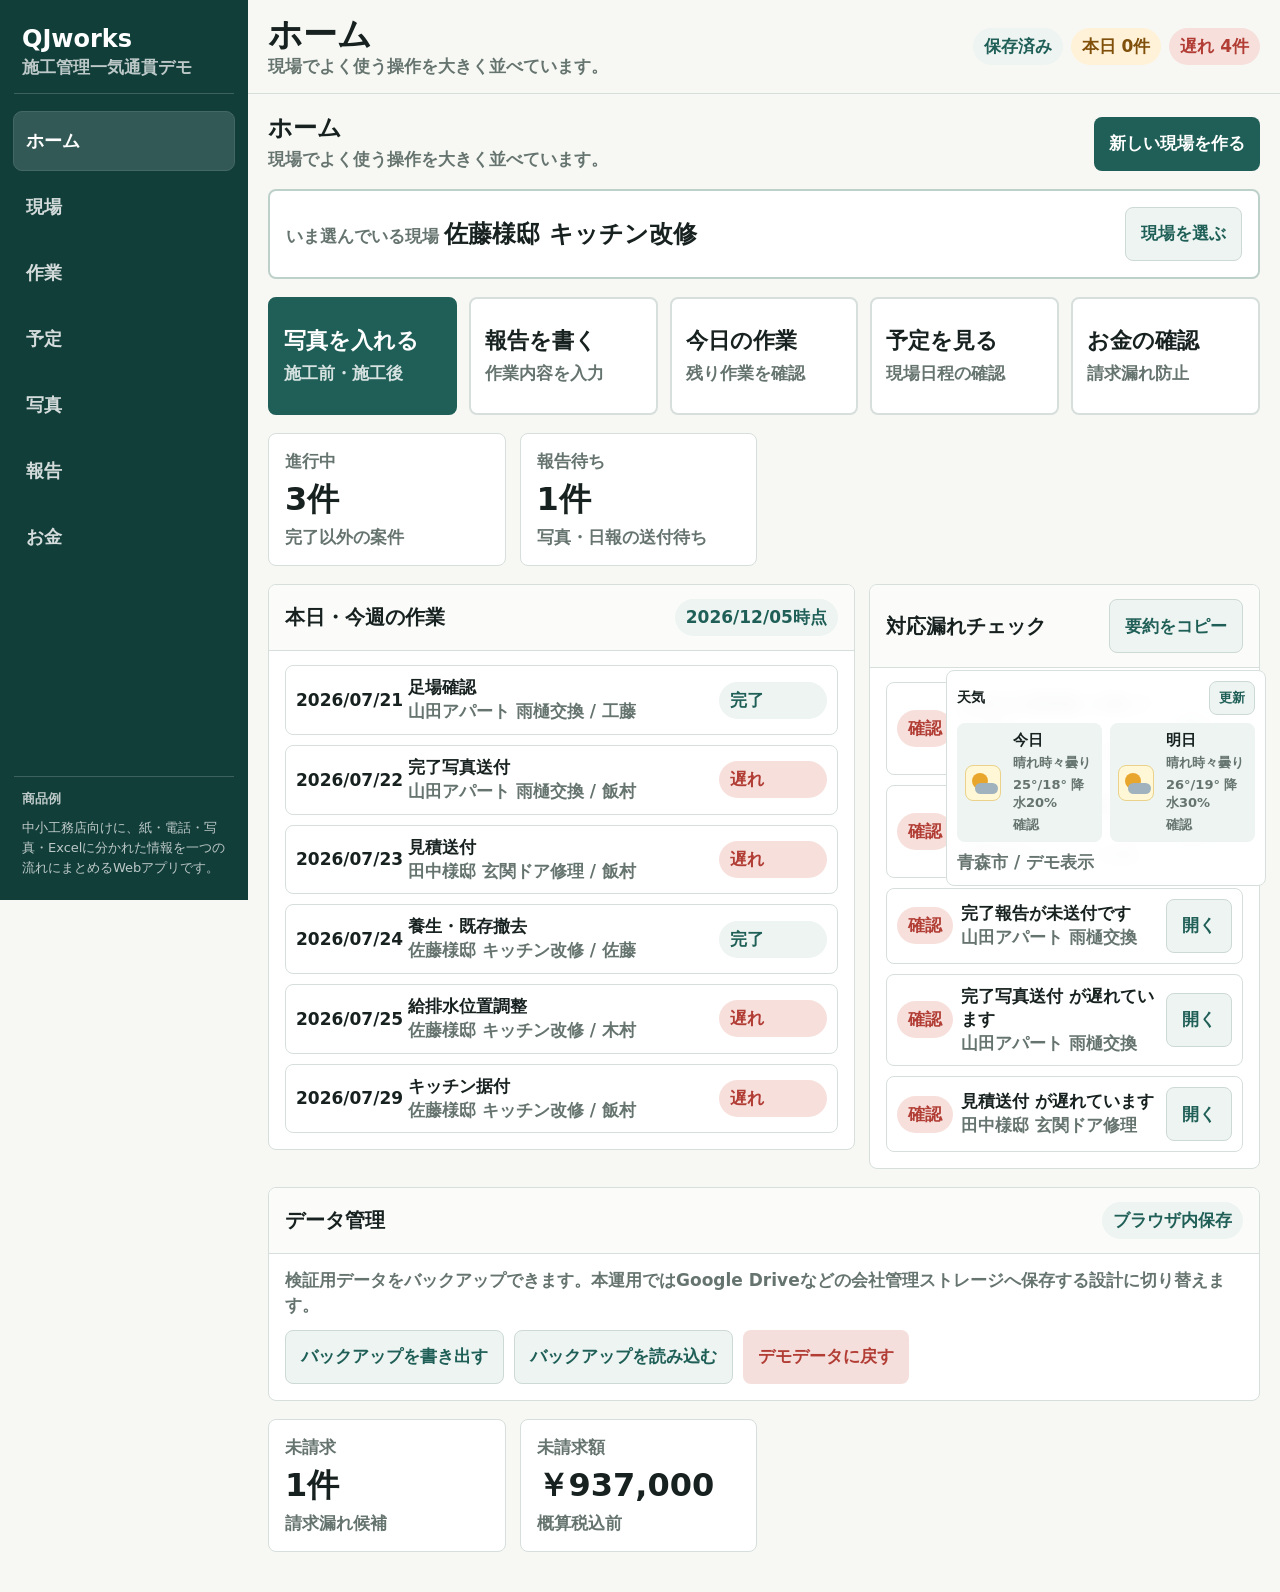
<file: apps/qjworks-construction-suite/index.html>
<!doctype html>
<html lang="ja">
<head>
  <meta charset="utf-8">
  <meta name="viewport" content="width=device-width, initial-scale=1, viewport-fit=cover">
  <meta name="theme-color" content="#1f5f57">
  <link rel="manifest" href="manifest.webmanifest">
  <link rel="icon" href="icon.svg" type="image/svg+xml">
  <link rel="apple-touch-icon" href="icon.svg">
  <title>QJworks 施工管理一気通貫デモ</title>
  <style>
    :root {
      color-scheme: light;
      --ink: #17211f;
      --muted: #66746f;
      --line: #d6dfdb;
      --paper: #f7f8f4;
      --soft: #edf4f1;
      --brand: #1f5f57;
      --brand-dark: #123e3a;
      --blue: #285f86;
      --gold: #c7832d;
      --red: #b13d35;
      --white: #fff;
    }

    * { box-sizing: border-box; }

    html {
      font-family: system-ui, -apple-system, BlinkMacSystemFont, "Hiragino Sans", "Yu Gothic", sans-serif;
      background: var(--paper);
      color: var(--ink);
    }

    body {
      margin: 0;
      min-height: 100vh;
      font-size: 17px;
      letter-spacing: 0;
    }

    button,
    input,
    textarea,
    select {
      font: inherit;
    }

    button {
      border: 0;
      cursor: pointer;
      touch-action: manipulation;
    }

    .app {
      min-height: 100vh;
      display: grid;
      grid-template-columns: 248px 1fr;
    }

    .sidebar {
      position: sticky;
      top: 0;
      height: 100vh;
      background: var(--brand-dark);
      color: var(--white);
      padding: 18px 14px;
      display: grid;
      grid-template-rows: auto 1fr auto;
      gap: 18px;
    }

    .brand {
      display: grid;
      gap: 4px;
      padding: 8px 8px 14px;
      border-bottom: 1px solid rgba(255, 255, 255, .18);
    }

    .brand strong {
      font-size: 24px;
      line-height: 1.1;
    }

    .brand span {
      color: rgba(255, 255, 255, .72);
      font-weight: 700;
    }

    .nav {
      display: grid;
      align-content: start;
      gap: 8px;
    }

    .nav button {
      min-height: 58px;
      border-radius: 8px;
      background: transparent;
      color: rgba(255, 255, 255, .82);
      font-size: 18px;
      font-weight: 900;
      text-align: left;
      padding: 10px 12px;
    }

    .nav button.active {
      background: rgba(255, 255, 255, .14);
      color: var(--white);
      outline: 1px solid rgba(255, 255, 255, .22);
    }

    .sidebarFoot {
      display: grid;
      gap: 8px;
      color: rgba(255, 255, 255, .72);
      font-size: 13px;
      line-height: 1.55;
      padding: 12px 8px 4px;
      border-top: 1px solid rgba(255, 255, 255, .18);
    }

    .main {
      min-width: 0;
      display: grid;
      grid-template-rows: auto 1fr;
    }

    .topbar {
      position: sticky;
      top: 0;
      z-index: 10;
      background: rgba(247, 248, 244, .94);
      border-bottom: 1px solid var(--line);
      backdrop-filter: blur(12px);
      padding: 14px 20px;
    }

    .topbarInner {
      display: flex;
      justify-content: space-between;
      align-items: center;
      gap: 14px;
    }

    h1,
    h2,
    h3,
    p {
      margin: 0;
    }

    h1 {
      font-size: clamp(24px, 3vw, 34px);
      line-height: 1.18;
    }

    .topMeta {
      display: flex;
      flex-wrap: wrap;
      gap: 8px;
      justify-content: flex-end;
    }

    .pill {
      min-height: 34px;
      display: inline-flex;
      align-items: center;
      border-radius: 999px;
      padding: 7px 11px;
      background: var(--soft);
      color: var(--brand);
      font-weight: 900;
      white-space: nowrap;
    }

    .pill.warn {
      background: #fff2d9;
      color: #80500b;
    }

    .pill.danger {
      background: #f7e0dc;
      color: var(--red);
    }

    .content {
      padding: 18px 20px 40px;
      display: grid;
      gap: 18px;
      max-width: 1480px;
      width: 100%;
      margin: 0 auto;
    }

    .view {
      display: none;
      min-width: 0;
    }

    .view.active {
      display: grid;
      gap: 18px;
    }

    .sectionHeader {
      display: flex;
      justify-content: space-between;
      align-items: end;
      gap: 14px;
    }

    .sectionHeader h2 {
      font-size: 24px;
    }

    .sectionHeader p {
      color: var(--muted);
      font-weight: 700;
      margin-top: 4px;
    }

    .grid {
      display: grid;
      gap: 14px;
    }

    .stats {
      grid-template-columns: repeat(4, minmax(0, 1fr));
    }

    .twoCol {
      grid-template-columns: minmax(0, 1.2fr) minmax(360px, .8fr);
      align-items: start;
    }

    .threeCol {
      grid-template-columns: repeat(3, minmax(0, 1fr));
    }

    .card,
    .panel,
    .listItem {
      background: var(--white);
      border: 1px solid var(--line);
      border-radius: 8px;
    }

    .card {
      padding: 16px;
      display: grid;
      gap: 10px;
    }

    .statValue {
      font-size: 32px;
      font-weight: 900;
      line-height: 1;
    }

    .statLabel {
      color: var(--muted);
      font-weight: 800;
    }

    .panel {
      overflow: hidden;
    }

    .panelHead {
      padding: 14px 16px;
      display: flex;
      justify-content: space-between;
      align-items: center;
      gap: 10px;
      border-bottom: 1px solid var(--line);
      background: #fbfcfa;
    }

    .panelHead h3 {
      font-size: 20px;
    }

    .panelBody {
      padding: 14px 16px 16px;
      display: grid;
      gap: 12px;
    }

    .toolbar {
      display: flex;
      flex-wrap: wrap;
      gap: 10px;
      align-items: center;
    }

    .toolbar input,
    .toolbar select {
      max-width: 260px;
    }

    .toolbar .hiddenFile {
      display: none;
    }

    label {
      display: grid;
      gap: 6px;
      color: var(--ink);
      font-weight: 900;
    }

    input,
    textarea,
    select {
      width: 100%;
      min-height: 44px;
      border: 1px solid #bfcac6;
      border-radius: 8px;
      background: var(--white);
      padding: 10px 12px;
      color: var(--ink);
    }

    textarea {
      min-height: 92px;
      resize: vertical;
      line-height: 1.5;
    }

    input:focus,
    textarea:focus,
    select:focus {
      outline: 3px solid rgba(199, 131, 45, .28);
      border-color: var(--brand);
    }

    .button {
      min-height: 54px;
      border-radius: 8px;
      padding: 12px 15px;
      font-size: 17px;
      font-weight: 900;
      background: var(--ink);
      color: var(--white);
      text-align: center;
    }

    .easyGrid {
      display: grid;
      grid-template-columns: repeat(5, minmax(0, 1fr));
      gap: 12px;
    }

    .easyButton {
      min-height: 118px;
      border: 2px solid var(--line);
      border-radius: 8px;
      background: #fff;
      color: var(--ink);
      padding: 14px;
      display: grid;
      align-content: center;
      gap: 8px;
      text-align: left;
    }

    .easyButton strong {
      font-size: 22px;
      line-height: 1.25;
    }

    .easyButton span {
      color: var(--muted);
      font-weight: 900;
      line-height: 1.35;
    }

    .easyButton.primary {
      background: var(--brand);
      border-color: var(--brand);
      color: #fff;
    }

    .easyButton.primary span {
      color: rgba(255, 255, 255, .82);
    }

    .currentSite {
      border: 2px solid #bed0ca;
      border-radius: 8px;
      background: #fff;
      padding: 16px;
      display: grid;
      grid-template-columns: 1fr auto;
      gap: 12px;
      align-items: center;
    }

    .currentSite strong {
      font-size: 24px;
      line-height: 1.25;
    }

    .button.primary {
      background: var(--brand);
    }

    .button.gold {
      background: var(--gold);
      color: #201406;
    }

    .button.light {
      background: var(--soft);
      color: var(--brand);
      border: 1px solid #cdd9d5;
    }

    .button.danger {
      background: #f5dfdc;
      color: var(--red);
    }

    .projectList {
      display: grid;
      gap: 10px;
      max-height: 760px;
      overflow: auto;
      padding-right: 4px;
    }

    .listItem {
      padding: 12px;
      display: grid;
      gap: 8px;
      text-align: left;
      width: 100%;
      color: var(--ink);
    }

    .listItem.active {
      outline: 3px solid rgba(31, 95, 87, .22);
      border-color: var(--brand);
    }

    .listTop {
      display: flex;
      justify-content: space-between;
      gap: 10px;
      align-items: start;
    }

    .listTop strong {
      font-size: 18px;
    }

    .muted {
      color: var(--muted);
      font-weight: 700;
      line-height: 1.45;
    }

    .miniGrid {
      display: grid;
      grid-template-columns: repeat(2, minmax(0, 1fr));
      gap: 10px;
    }

    .field {
      background: var(--soft);
      border-radius: 8px;
      padding: 10px;
      display: grid;
      gap: 3px;
      min-width: 0;
    }

    .field span {
      color: var(--muted);
      font-size: 14px;
      font-weight: 800;
    }

    .field strong {
      word-break: break-word;
    }

    .flow {
      display: grid;
      grid-template-columns: repeat(8, minmax(96px, 1fr));
      gap: 8px;
      overflow-x: auto;
      padding-bottom: 4px;
    }

    .flowStep {
      min-height: 86px;
      border: 1px solid var(--line);
      border-radius: 8px;
      padding: 10px;
      background: #fafbf8;
      display: grid;
      gap: 8px;
      align-content: start;
    }

    .flowStep.done {
      background: var(--soft);
      border-color: #bed0ca;
    }

    .flowStep.current {
      background: #fff4df;
      border-color: var(--gold);
    }

    .flowStep button {
      width: 100%;
      min-height: 34px;
      border-radius: 8px;
      background: transparent;
      color: var(--ink);
      font-weight: 900;
      text-align: left;
    }

    .progressBar {
      height: 9px;
      border-radius: 999px;
      background: #e5ebe8;
      overflow: hidden;
    }

    .progressBar span {
      display: block;
      height: 100%;
      width: var(--value, 0%);
      background: var(--brand);
    }

    .taskList,
    .timeline,
    .photoGrid,
    .moneyRows,
    .calendarGrid {
      display: grid;
      gap: 10px;
    }

    .taskRow,
    .timelineRow,
    .moneyRow {
      border: 1px solid var(--line);
      border-radius: 8px;
      background: #fff;
      padding: 10px;
      display: grid;
      gap: 8px;
    }

    .taskRow {
      grid-template-columns: auto 1fr auto;
      align-items: center;
    }

    .taskRow input[type="checkbox"] {
      width: 30px;
      min-height: 30px;
    }

    .taskRow.done strong {
      color: var(--muted);
      text-decoration: line-through;
    }

    .timelineRow {
      grid-template-columns: 104px 1fr 108px;
      align-items: center;
    }

    .calendarGrid {
      grid-template-columns: repeat(7, minmax(0, 1fr));
    }

    .calendarHead,
    .calendarDay {
      border: 1px solid var(--line);
      border-radius: 8px;
      background: #fff;
      min-height: 78px;
      padding: 8px;
      display: grid;
      align-content: start;
      gap: 6px;
    }

    .calendarHead {
      min-height: 36px;
      place-items: center;
      color: var(--muted);
      font-weight: 900;
      background: #fbfcfa;
    }

    .calendarDay.outside {
      background: #f1f4f1;
      color: var(--muted);
    }

    .calendarDay.today {
      outline: 3px solid rgba(199, 131, 45, .28);
      border-color: var(--gold);
    }

    .dayNumber {
      font-weight: 900;
    }

    .calendarEvent {
      border-radius: 6px;
      padding: 5px 6px;
      background: var(--soft);
      color: var(--brand-dark);
      font-size: 12px;
      font-weight: 900;
      line-height: 1.35;
    }

    .calendarEvent.task {
      background: #eef3f8;
      color: var(--blue);
    }

    .calendarEvent.end {
      background: #fff2d9;
      color: #80500b;
    }

    .floatingWeather {
      position: fixed;
      right: 14px;
      bottom: 14px;
      z-index: 25;
      width: min(320px, calc(100vw - 28px));
      border: 1px solid var(--line);
      border-radius: 8px;
      background: rgba(255, 255, 255, .96);
      padding: 10px;
      display: grid;
      gap: 8px;
      backdrop-filter: blur(8px);
    }

    .floatingWeatherHead {
      display: flex;
      justify-content: space-between;
      gap: 8px;
      align-items: center;
    }

    .floatingWeatherHead strong {
      font-size: 14px;
    }

    .floatingWeather .button {
      min-height: 34px;
      padding: 6px 9px;
      font-size: 13px;
      width: auto;
    }

    .weatherMiniList {
      display: grid;
      grid-template-columns: repeat(2, minmax(0, 1fr));
      gap: 8px;
    }

    .weatherMiniDay {
      background: var(--soft);
      border-radius: 8px;
      padding: 8px;
      display: grid;
      grid-template-columns: 40px 1fr;
      gap: 4px 8px;
      min-width: 0;
      align-items: center;
    }

    .weatherMiniDay strong {
      font-size: 15px;
      grid-column: 2;
    }

    .weatherMiniDay span {
      color: var(--muted);
      font-size: 13px;
      font-weight: 900;
    }

    .weatherMiniDay span:not(.weatherArt) {
      grid-column: 2;
    }

    .weatherArt {
      grid-row: 1 / span 4;
      grid-column: 1;
      width: 36px;
      height: 36px;
      border-radius: 8px;
      position: relative;
      display: block;
      background: #fff7d6;
      border: 1px solid #ead28a;
    }

    .weatherArt::before,
    .weatherArt::after {
      content: "";
      position: absolute;
      display: block;
    }

    .weatherArt.sun::before {
      width: 18px;
      height: 18px;
      border-radius: 50%;
      background: #e9a62c;
      left: 8px;
      top: 8px;
    }

    .weatherArt.cloud,
    .weatherArt.fog {
      background: #eef3f8;
      border-color: #cdd9e2;
    }

    .weatherArt.cloud::before,
    .weatherArt.fog::before,
    .weatherArt.rain::before,
    .weatherArt.snow::before,
    .weatherArt.storm::before {
      width: 24px;
      height: 11px;
      border-radius: 999px;
      background: #9fb2bd;
      left: 7px;
      top: 15px;
    }

    .weatherArt.cloud::after,
    .weatherArt.fog::after,
    .weatherArt.rain::after,
    .weatherArt.snow::after,
    .weatherArt.storm::after {
      width: 13px;
      height: 13px;
      border-radius: 50%;
      background: #9fb2bd;
      left: 11px;
      top: 9px;
    }

    .weatherArt.partly::before {
      width: 16px;
      height: 16px;
      border-radius: 50%;
      background: #e9a62c;
      left: 6px;
      top: 7px;
    }

    .weatherArt.partly::after {
      width: 23px;
      height: 11px;
      border-radius: 999px;
      background: #9fb2bd;
      left: 9px;
      top: 17px;
    }

    .weatherArt.rain,
    .weatherArt.storm {
      background: #e8f2f8;
      border-color: #b9cfdd;
    }

    .weatherArt.rain {
      background: #dceff7;
    }

    .weatherArt.snow {
      background: #f3f8fa;
      border-color: #c9dbe3;
    }

    .weatherArt.storm {
      background: #f7efd4;
      border-color: #d0b24f;
    }

    .photoGrid {
      grid-template-columns: repeat(3, minmax(0, 1fr));
    }

    .photoBox {
      border: 2px dashed #b8c5c0;
      border-radius: 8px;
      min-height: 220px;
      padding: 12px;
      display: grid;
      gap: 10px;
      align-content: start;
      background: #fff;
    }

    .photoBox img {
      width: 100%;
      aspect-ratio: 4 / 3;
      object-fit: cover;
      border-radius: 8px;
      background: var(--soft);
      display: block;
    }

    .photoBox .placeholder {
      min-height: 130px;
      display: grid;
      place-items: center;
      border-radius: 8px;
      background: var(--soft);
      color: var(--muted);
      font-weight: 900;
      text-align: center;
      font-size: 18px;
    }

    .photoActions {
      display: grid;
      grid-template-columns: repeat(2, minmax(0, 1fr));
      gap: 8px;
    }

    .hiddenFile {
      display: none;
    }

    .formGrid {
      display: grid;
      grid-template-columns: repeat(2, minmax(0, 1fr));
      gap: 12px;
    }

    .wide {
      grid-column: 1 / -1;
    }

    .moneyRow {
      grid-template-columns: 1fr 90px 120px 44px;
      align-items: end;
    }

    .right {
      text-align: right;
    }

    .reportPreview {
      border: 1px solid #9ea9a4;
      background: #fff;
      padding: 18px;
      display: grid;
      gap: 12px;
      line-height: 1.6;
    }

    .reportPreview h3 {
      text-align: center;
      border-bottom: 2px solid var(--ink);
      padding-bottom: 8px;
    }

    .toast {
      position: fixed;
      right: 18px;
      bottom: 118px;
      z-index: 30;
      background: var(--ink);
      color: var(--white);
      border-radius: 8px;
      padding: 12px 14px;
      font-weight: 900;
      opacity: 0;
      transform: translateY(12px);
      pointer-events: none;
      transition: .18s ease;
    }

    .toast.show {
      opacity: 1;
      transform: translateY(0);
    }

    @media (max-width: 1120px) {
      .app {
        grid-template-columns: 1fr;
      }

      .sidebar {
        position: static;
        height: auto;
        grid-template-rows: auto auto;
      }

      .sidebarFoot {
        display: none;
      }

      .nav {
        grid-template-columns: repeat(3, minmax(0, 1fr));
      }

      .nav button {
        text-align: center;
      }

      .twoCol,
      .easyGrid,
      .stats,
      .threeCol {
        grid-template-columns: 1fr;
      }
    }

    @media (max-width: 760px) {
      body {
        font-size: 16px;
      }

      .sidebar {
        padding: 12px 10px;
      }

      .brand {
        padding-bottom: 10px;
      }

      .nav {
        grid-template-columns: repeat(2, minmax(0, 1fr));
      }

      .nav button {
        min-height: 62px;
      }

      .topbar {
        padding: 12px;
      }

      .topbarInner {
        display: grid;
      }

      .topMeta {
        justify-content: start;
      }

      .content {
        padding: 12px 10px 28px;
      }

      .sectionHeader {
        display: grid;
      }

      .currentSite {
        grid-template-columns: 1fr;
      }

      .toolbar input,
      .toolbar select {
        max-width: none;
      }

      .miniGrid,
      .formGrid,
      .photoGrid,
      .moneyRow,
      .timelineRow,
      .taskRow {
        grid-template-columns: 1fr;
      }

      .calendarGrid {
        grid-template-columns: repeat(7, minmax(88px, 1fr));
        overflow-x: auto;
        padding-bottom: 4px;
      }

      .moneyRow {
        align-items: stretch;
      }

      .flow {
        grid-template-columns: repeat(8, 118px);
      }

      .button {
        width: 100%;
      }

      .photoActions {
        grid-template-columns: 1fr;
      }

      .floatingWeather {
        right: 10px;
        bottom: 10px;
      }

      .toast {
        bottom: 112px;
      }
    }
  </style>
</head>
<body>
  <div class="app">
    <aside class="sidebar">
      <div class="brand">
        <strong>QJworks</strong>
        <span>施工管理一気通貫デモ</span>
      </div>
      <nav class="nav" aria-label="画面切り替え">
        <button class="active" data-view="dashboard">ホーム</button>
        <button data-view="projects">現場</button>
        <button data-view="schedule">作業</button>
        <button data-view="planning">予定</button>
        <button data-view="photos">写真</button>
        <button data-view="reports">報告</button>
        <button data-view="money">お金</button>
      </nav>
      <div class="sidebarFoot">
        <strong>商品例</strong>
        <span>中小工務店向けに、紙・電話・写真・Excelに分かれた情報を一つの流れにまとめるWebアプリです。</span>
      </div>
    </aside>

    <div class="main">
      <header class="topbar">
        <div class="topbarInner">
          <div>
            <h1 id="pageTitle">全体ダッシュボード</h1>
            <p class="muted" id="pageLead">相談から請求までの詰まりを見える化します。</p>
          </div>
          <div class="topMeta">
            <span class="pill" id="saveState">保存済み</span>
            <span class="pill warn" id="todayCount">本日 0件</span>
            <span class="pill danger" id="lateCount">遅れ 0件</span>
          </div>
        </div>
      </header>

      <main class="content">
        <section class="view active" id="dashboard">
          <div class="sectionHeader">
            <div>
              <h2>ホーム</h2>
              <p>現場でよく使う操作を大きく並べています。</p>
            </div>
            <button class="button primary" id="addProjectTop">新しい現場を作る</button>
          </div>
          <section class="currentSite">
            <div>
              <span class="muted">いま選んでいる現場</span>
              <strong id="currentSiteName">未選択</strong>
            </div>
            <button class="button light" data-view-jump="projects">現場を選ぶ</button>
          </section>
          <div class="easyGrid">
            <button class="easyButton primary" data-view-jump="photos">
              <strong>写真を入れる</strong>
              <span>施工前・施工後</span>
            </button>
            <button class="easyButton" data-view-jump="reports">
              <strong>報告を書く</strong>
              <span>作業内容を入力</span>
            </button>
            <button class="easyButton" data-view-jump="schedule">
              <strong>今日の作業</strong>
              <span>残り作業を確認</span>
            </button>
            <button class="easyButton" data-view-jump="planning">
              <strong>予定を見る</strong>
              <span>現場日程の確認</span>
            </button>
            <button class="easyButton" data-view-jump="money">
              <strong>お金の確認</strong>
              <span>請求漏れ防止</span>
            </button>
          </div>
          <div class="grid stats" id="stats"></div>
          <div class="grid twoCol">
            <section class="panel">
              <div class="panelHead">
                <h3>本日・今週の作業</h3>
                <span class="pill" id="weekLabel"></span>
              </div>
              <div class="panelBody timeline" id="dashboardTimeline"></div>
            </section>
            <section class="panel">
              <div class="panelHead">
                <h3>対応漏れチェック</h3>
                <button class="button light" id="copySummary">要約をコピー</button>
              </div>
              <div class="panelBody taskList" id="riskList"></div>
            </section>
          </div>
          <section class="panel">
            <div class="panelHead">
              <h3>データ管理</h3>
              <span class="pill">ブラウザ内保存</span>
            </div>
            <div class="panelBody">
              <p class="muted">検証用データをバックアップできます。本運用ではGoogle Driveなどの会社管理ストレージへ保存する設計に切り替えます。</p>
              <div class="toolbar">
                <button class="button light" id="exportData">バックアップを書き出す</button>
                <button class="button light" id="importData">バックアップを読み込む</button>
                <button class="button danger" id="resetDemo">デモデータに戻す</button>
                <input class="hiddenFile" id="importFile" type="file" accept="application/json,.json">
              </div>
            </div>
          </section>
          <div class="grid stats billingStats" id="billingStats"></div>
        </section>

        <section class="view" id="projects">
          <div class="sectionHeader">
            <div>
              <h2>現場</h2>
              <p>現場を選ぶ、または新しく作ります。</p>
            </div>
            <button class="button primary" id="addProject">新しい現場を作る</button>
          </div>
          <div class="grid twoCol">
            <section class="panel">
              <div class="panelHead">
                <h3>現場一覧</h3>
                <div class="toolbar">
                  <input id="search" placeholder="検索">
                  <select id="statusFilter">
                    <option value="all">すべて</option>
                    <option>相談</option>
                    <option>見積</option>
                    <option>受注</option>
                    <option>施工中</option>
                    <option>報告待ち</option>
                    <option>請求待ち</option>
                    <option>完了</option>
                  </select>
                </div>
              </div>
              <div class="panelBody projectList" id="projectList"></div>
            </section>
            <section class="panel">
              <div class="panelHead">
                <h3>現場の内容</h3>
                <span class="pill" id="selectedStatus"></span>
              </div>
              <div class="panelBody">
                <div class="formGrid">
                  <label>現場名
                    <input id="detailName">
                  </label>
                  <label>状態
                    <select id="detailStatus"></select>
                  </label>
                  <label>顧客名
                    <input id="detailCustomer">
                  </label>
                  <label>電話
                    <input id="detailPhone">
                  </label>
                  <label class="wide">現場住所
                    <input id="detailAddress">
                  </label>
                  <label>担当
                    <input id="detailOwner">
                  </label>
                  <label>着工予定
                    <input id="detailStart" type="date">
                  </label>
                  <label>完了予定
                    <input id="detailEnd" type="date">
                  </label>
                  <label>見積金額
                    <input id="detailEstimate" type="number" min="0">
                  </label>
                  <label class="wide">メモ
                    <textarea id="detailMemo"></textarea>
                  </label>
                </div>
                <div class="flow" id="flow"></div>
                <div class="toolbar">
                  <button class="button primary" id="saveProject">保存</button>
                  <button class="button light" id="duplicateProject">複製</button>
                  <button class="button danger" id="deleteProject">削除</button>
                </div>
              </div>
            </section>
          </div>
        </section>

        <section class="view" id="schedule">
          <div class="sectionHeader">
            <div>
              <h2>作業</h2>
              <p>今日やること、残っていることを確認します。</p>
            </div>
            <button class="button primary" id="addTask">作業を追加</button>
          </div>
          <div class="grid twoCol">
            <section class="panel">
              <div class="panelHead">
                <h3>予定表</h3>
                <span class="pill" id="scheduleProjectName"></span>
              </div>
              <div class="panelBody timeline" id="timeline"></div>
            </section>
            <section class="panel">
              <div class="panelHead">
                <h3>残っている作業</h3>
                <button class="button light" id="clearDoneTasks">終わった作業を隠す</button>
              </div>
              <div class="panelBody taskList" id="taskList"></div>
            </section>
          </div>
        </section>

        <section class="view" id="planning">
          <div class="sectionHeader">
            <div>
              <h2>予定</h2>
              <p>カレンダーで現場の予定を確認します。天気は右下に出ます。</p>
            </div>
          </div>
          <section class="panel">
            <div class="panelHead">
              <h3>カレンダー</h3>
              <span class="pill" id="calendarLabel"></span>
            </div>
            <div class="panelBody">
              <div class="calendarGrid" id="calendarGrid"></div>
            </div>
          </section>
        </section>

        <section class="view" id="photos">
          <div class="sectionHeader">
            <div>
              <h2>現場写真</h2>
              <p>写真を撮る、またはファイルから選びます。</p>
            </div>
            <span class="pill" id="photoProjectName"></span>
          </div>
          <div class="photoGrid" id="photoGrid"></div>
        </section>

        <section class="view" id="reports">
          <div class="sectionHeader">
            <div>
              <h2>日報・完了報告</h2>
              <p>作業内容を入れて報告文を作ります。</p>
            </div>
            <button class="button gold" id="copyReport">報告文をコピー</button>
          </div>
          <div class="grid twoCol">
            <section class="panel">
              <div class="panelHead">
                <h3>報告を書く</h3>
                <span class="pill" id="reportProjectName"></span>
              </div>
              <div class="panelBody">
                <div class="formGrid">
                  <label>作業日
                    <input id="dailyDate" type="date">
                  </label>
                  <label>作業者
                    <input id="dailyWorker">
                  </label>
                  <label class="wide">作業内容
                    <textarea id="dailyWork"></textarea>
                  </label>
                  <label class="wide">お客様へ伝えること
                    <textarea id="dailyCustomerNote"></textarea>
                  </label>
                  <label class="wide">社内申し送り
                    <textarea id="dailyInternalNote"></textarea>
                  </label>
                </div>
                <button class="button primary" id="saveDaily">日報を保存</button>
              </div>
            </section>
            <section class="panel">
              <div class="panelHead">
                <h3>報告書プレビュー</h3>
                <button class="button light" id="markReported">報告済みにする</button>
              </div>
              <div class="panelBody">
                <article class="reportPreview" id="reportPreview"></article>
              </div>
            </section>
          </div>
        </section>

        <section class="view" id="money">
          <div class="sectionHeader">
            <div>
              <h2>見積・請求</h2>
              <p>請求漏れがないか確認します。</p>
            </div>
            <button class="button primary" id="addMoneyRow">金額を追加</button>
          </div>
          <div class="grid twoCol">
            <section class="panel">
              <div class="panelHead">
                <h3>明細</h3>
                <span class="pill" id="moneyProjectName"></span>
              </div>
              <div class="panelBody moneyRows" id="moneyRows"></div>
            </section>
            <section class="panel">
              <div class="panelHead">
                <h3>請求確認</h3>
                <button class="button light" id="copyInvoice">請求メモをコピー</button>
              </div>
              <div class="panelBody">
                <div class="miniGrid">
                  <div class="field">
                    <span>小計</span>
                    <strong id="subtotal">0円</strong>
                  </div>
                  <div class="field">
                    <span>税込</span>
                    <strong id="taxedTotal">0円</strong>
                  </div>
                  <div class="field">
                    <span>請求状態</span>
                    <strong id="billingStatusText"></strong>
                  </div>
                  <div class="field">
                    <span>未請求</span>
                    <strong id="unbilledAmount">0円</strong>
                  </div>
                </div>
                <div class="toolbar">
                  <button class="button primary" id="markBilled">請求済みにする</button>
                  <button class="button light" id="markPaid">入金済みにする</button>
                </div>
              </div>
            </section>
          </div>
        </section>
      </main>
    </div>
  </div>

  <aside class="floatingWeather" aria-label="今日と明日の天気">
    <div class="floatingWeatherHead">
      <strong>天気</strong>
      <button class="button light" id="refreshWeather">更新</button>
    </div>
    <div class="weatherMiniList" id="weatherMiniList"></div>
    <p class="muted" id="weatherSource">取得中</p>
  </aside>

  <div class="toast" id="toast"></div>

  <script>
    const storageKey = "qjworks-construction-suite-v1";
    const statuses = ["相談", "見積", "受注", "施工中", "報告待ち", "請求待ち", "完了"];
    const flowSteps = ["相談", "現調", "見積", "受注", "材料", "工程", "施工", "報告"];
    const today = new Date().toISOString().slice(0, 10);
    const yen = new Intl.NumberFormat("ja-JP", { style: "currency", currency: "JPY", maximumFractionDigits: 0 });
    const weatherLocation = { name: "青森市", latitude: 40.8244, longitude: 140.7400 };

    const seed = {
      selectedId: "p1",
      view: "dashboard",
      projects: [
        {
          id: "p1",
          name: "佐藤様邸 キッチン改修",
          customer: "佐藤 恵子",
          phone: "090-1111-2222",
          address: "青森市中央 1-2-3",
          owner: "飯村",
          status: "施工中",
          start: "2026-07-24",
          end: "2026-07-31",
          estimate: 680000,
          billed: false,
          paid: false,
          memo: "既存キッチン撤去、配管調整、内装補修。お客様は午前連絡希望。",
          completedSteps: ["相談", "現調", "見積", "受注", "材料", "工程"],
          tasks: [
            { id: "t1", date: "2026-07-24", title: "養生・既存撤去", owner: "佐藤", done: true },
            { id: "t2", date: "2026-07-25", title: "給排水位置調整", owner: "木村", done: false },
            { id: "t3", date: "2026-07-29", title: "キッチン据付", owner: "飯村", done: false }
          ],
          photos: { before: [], during: [], after: [] },
          daily: {
            date: "2026-07-22",
            worker: "飯村・佐藤",
            work: "既存キッチンの寸法確認、搬入経路確認、養生範囲の確認を実施。",
            customerNote: "着工日は7月24日午前9時予定です。水道停止は当日2時間程度です。",
            internalNote: "駐車場所は建物裏。搬入時は玄関右側の植木鉢を移動。"
          },
          money: [
            { id: "m1", item: "既存撤去・処分", qty: 1, price: 90000 },
            { id: "m2", item: "キッチン本体・部材", qty: 1, price: 420000 },
            { id: "m3", item: "給排水・内装補修", qty: 1, price: 170000 }
          ]
        },
        {
          id: "p2",
          name: "山田アパート 雨樋交換",
          customer: "山田不動産",
          phone: "017-333-4444",
          address: "弘前市駅前 4-5-6",
          owner: "工藤",
          status: "報告待ち",
          start: "2026-07-21",
          end: "2026-07-22",
          estimate: 185000,
          billed: false,
          paid: false,
          memo: "施工写真をまとめて管理会社へ送付。",
          completedSteps: ["相談", "現調", "見積", "受注", "材料", "工程", "施工"],
          tasks: [
            { id: "t4", date: "2026-07-21", title: "足場確認", owner: "工藤", done: true },
            { id: "t5", date: "2026-07-22", title: "完了写真送付", owner: "飯村", done: false }
          ],
          photos: { before: [], during: [], after: [] },
          daily: {
            date: "2026-07-22",
            worker: "工藤",
            work: "北側雨樋を交換し、排水確認まで完了。",
            customerNote: "作業完了しました。強雨時に再度排水状況をご確認ください。",
            internalNote: "請求前に施工後写真を3枚添付。"
          },
          money: [
            { id: "m4", item: "雨樋交換作業", qty: 1, price: 145000 },
            { id: "m5", item: "廃材処分", qty: 1, price: 40000 }
          ]
        },
        {
          id: "p3",
          name: "田中様邸 玄関ドア修理",
          customer: "田中 守",
          phone: "090-5555-1212",
          address: "八戸市根城 7-8-9",
          owner: "飯村",
          status: "見積",
          start: "2026-07-28",
          end: "2026-07-28",
          estimate: 72000,
          billed: false,
          paid: false,
          memo: "鍵受け調整、ドアクローザー交換候補。見積回答待ち。",
          completedSteps: ["相談", "現調"],
          tasks: [
            { id: "t6", date: "2026-07-23", title: "見積送付", owner: "飯村", done: false }
          ],
          photos: { before: [], during: [], after: [] },
          daily: { date: today, worker: "", work: "", customerNote: "", internalNote: "" },
          money: [
            { id: "m6", item: "ドアクローザー交換", qty: 1, price: 42000 },
            { id: "m7", item: "建付け調整", qty: 1, price: 30000 }
          ]
        }
      ]
    };

    let state = load();
    let saveTimer;
    let currentWeather = [];

    const $ = (id) => document.getElementById(id);

    function load() {
      try {
        const saved = JSON.parse(localStorage.getItem(storageKey) || "null");
        if (saved && Array.isArray(saved.projects)) {
          saved.projects.forEach(normalizeProject);
          return saved;
        }
      } catch {}
      return JSON.parse(JSON.stringify(seed));
    }

    function save() {
      try {
        localStorage.setItem(storageKey, JSON.stringify(state));
        $("saveState").textContent = "保存済み";
      } catch {
        $("saveState").textContent = "保存失敗";
        showToast("写真が多い可能性があります。バックアップを書き出してください");
      }
    }

    function markDirty() {
      $("saveState").textContent = "保存中";
      clearTimeout(saveTimer);
      saveTimer = setTimeout(save, 220);
    }

    function showToast(text) {
      const toast = $("toast");
      toast.textContent = text;
      toast.classList.add("show");
      setTimeout(() => toast.classList.remove("show"), 1600);
    }

    function currentProject() {
      return state.projects.find((project) => project.id === state.selectedId) || state.projects[0];
    }

    function escapeHtml(value) {
      return String(value ?? "").replace(/[&<>"']/g, (char) => ({
        "&": "&amp;",
        "<": "&lt;",
        ">": "&gt;",
        "\"": "&quot;",
        "'": "&#39;"
      }[char]));
    }

    function textWithBreaks(value, fallback = "") {
      return escapeHtml(value || fallback).replaceAll("\n", "<br>");
    }

    function normalizeProject(project) {
      project.photos = project.photos || { before: [], during: [], after: [] };
      ["before", "during", "after"].forEach((key) => {
        if (!Array.isArray(project.photos[key])) project.photos[key] = [];
      });
      project.tasks = Array.isArray(project.tasks) ? project.tasks : [];
      project.money = Array.isArray(project.money) ? project.money : [];
      project.completedSteps = Array.isArray(project.completedSteps) ? project.completedSteps : [];
      project.daily = project.daily || { date: today, worker: "", work: "", customerNote: "", internalNote: "" };
      return project;
    }

    function setView(view) {
      const titles = {
        dashboard: ["ホーム", "現場でよく使う操作を大きく並べています。"],
        projects: ["現場", "現場名、住所、担当、予定をまとめます。"],
        schedule: ["作業", "今日やることと残っている作業を確認します。"],
        planning: ["予定", "月間予定を確認します。天気は右下に出ます。"],
        photos: ["写真", "施工前・施工中・施工後の写真を入れます。"],
        reports: ["報告", "作業内容を入力して報告文を作ります。"],
        money: ["お金", "見積、請求、入金を確認します。"]
      };
      if (!titles[view]) view = "dashboard";
      state.view = view;
      document.querySelectorAll(".view").forEach((el) => el.classList.toggle("active", el.id === view));
      document.querySelectorAll(".nav button").forEach((button) => button.classList.toggle("active", button.dataset.view === view));
      $("pageTitle").textContent = titles[view][0];
      $("pageLead").textContent = titles[view][1];
      render();
      save();
    }

    function formatDate(value) {
      if (!value) return "未定";
      return value.replaceAll("-", "/");
    }

    function formatDateKey(date) {
      const year = date.getFullYear();
      const month = String(date.getMonth() + 1).padStart(2, "0");
      const day = String(date.getDate()).padStart(2, "0");
      return `${year}-${month}-${day}`;
    }

    function dayLabel(value) {
      const date = new Date(value + "T00:00:00");
      return `${date.getMonth() + 1}/${date.getDate()}`;
    }

    function daysBetween(date) {
      return Math.ceil((new Date(date + "T00:00:00") - new Date(today + "T00:00:00")) / 86400000);
    }

    function statusClass(project) {
      if (project.status === "完了") return "pill";
      if (project.status === "報告待ち" || project.status === "請求待ち") return "pill warn";
      const lateTask = project.tasks.some((task) => !task.done && daysBetween(task.date) < 0);
      return lateTask ? "pill danger" : "pill";
    }

    function projectTotal(project) {
      return project.money.reduce((sum, row) => sum + Number(row.qty || 0) * Number(row.price || 0), 0);
    }

    function render() {
      const project = currentProject();
      if (!project) return;
      renderTopMeta();
      renderStats();
      renderProjectList();
      renderProjectDetail();
      renderSchedule();
      renderPlanning();
      renderPhotos();
      renderReport();
      renderMoney();
    }

    function renderTopMeta() {
      $("currentSiteName").textContent = currentProject()?.name || "未選択";
      const todayTasks = state.projects.flatMap((project) => project.tasks.map((task) => ({ project, task }))).filter((item) => item.task.date === today && !item.task.done);
      const lateTasks = state.projects.flatMap((project) => project.tasks.map((task) => ({ project, task }))).filter((item) => daysBetween(item.task.date) < 0 && !item.task.done);
      $("todayCount").textContent = `本日 ${todayTasks.length}件`;
      $("lateCount").textContent = `遅れ ${lateTasks.length}件`;
    }

    function renderStats() {
      const active = state.projects.filter((p) => p.status !== "完了").length;
      const reporting = state.projects.filter((p) => p.status === "報告待ち").length;
      const unbilled = state.projects.filter((p) => !p.billed && ["請求待ち", "報告待ち", "完了"].includes(p.status)).length;
      const amount = state.projects.filter((p) => !p.billed).reduce((sum, p) => sum + projectTotal(p), 0);
      $("stats").innerHTML = [
        ["進行中", `${active}件`, "完了以外の案件"],
        ["報告待ち", `${reporting}件`, "写真・日報の送付待ち"]
      ].map(([label, value, note]) => `
        <div class="card">
          <div class="statLabel">${label}</div>
          <div class="statValue">${value}</div>
          <p class="muted">${note}</p>
        </div>
      `).join("");

      $("billingStats").innerHTML = [
        ["未請求", `${unbilled}件`, "請求漏れ候補"],
        ["未請求額", yen.format(amount), "概算税込前"]
      ].map(([label, value, note]) => `
        <div class="card">
          <div class="statLabel">${label}</div>
          <div class="statValue">${value}</div>
          <p class="muted">${note}</p>
        </div>
      `).join("");

      $("weekLabel").textContent = `${formatDate(today)}時点`;
      const allTasks = state.projects
        .flatMap((project) => project.tasks.map((task) => ({ project, task })))
        .sort((a, b) => a.task.date.localeCompare(b.task.date))
        .slice(0, 8);
      $("dashboardTimeline").innerHTML = allTasks.map(({ project, task }) => timelineRow(project, task)).join("");

      const risks = [];
      state.projects.forEach((project) => {
        if (project.status === "報告待ち") risks.push([project, "完了報告が未送付です"]);
        if (!project.billed && ["請求待ち", "完了"].includes(project.status)) risks.push([project, "請求処理が残っています"]);
        project.tasks.filter((task) => !task.done && daysBetween(task.date) < 0).forEach((task) => risks.push([project, `${task.title} が遅れています`]));
      });
      $("riskList").innerHTML = risks.length ? risks.map(([project, text]) => `
        <div class="taskRow">
          <span class="pill danger">確認</span>
          <strong>${escapeHtml(text)}<br><span class="muted">${escapeHtml(project.name)}</span></strong>
          <button class="button light" data-select="${project.id}" data-jump="projects">開く</button>
        </div>
      `).join("") : `<div class="card"><strong>対応漏れはありません</strong><p class="muted">この状態を保てれば十分です。</p></div>`;
    }

    function renderProjectList() {
      const query = ($("search")?.value || "").trim();
      const filter = $("statusFilter")?.value || "all";
      const projects = state.projects.filter((project) => {
        const matchText = [project.name, project.customer, project.address, project.owner].join(" ").includes(query);
        const matchStatus = filter === "all" || project.status === filter;
        return matchText && matchStatus;
      });
      $("projectList").innerHTML = projects.map((project) => `
        <button class="listItem ${project.id === state.selectedId ? "active" : ""}" data-select="${project.id}">
          <div class="listTop">
            <strong>${escapeHtml(project.name)}</strong>
            <span class="${statusClass(project)}">${project.status}</span>
          </div>
          <div class="muted">${escapeHtml(project.customer)} / ${escapeHtml(project.owner)}</div>
          <div class="progressBar" style="--value:${Math.round(project.completedSteps.length / flowSteps.length * 100)}%"><span></span></div>
          <div class="miniGrid">
            <div class="field"><span>着工</span><strong>${formatDate(project.start)}</strong></div>
            <div class="field"><span>金額</span><strong>${yen.format(projectTotal(project))}</strong></div>
          </div>
        </button>
      `).join("");
    }

    function renderProjectDetail() {
      const project = currentProject();
      if (!project) return;
      $("selectedStatus").textContent = project.status;
      $("detailStatus").innerHTML = statuses.map((status) => `<option ${status === project.status ? "selected" : ""}>${status}</option>`).join("");
      $("detailName").value = project.name;
      $("detailCustomer").value = project.customer;
      $("detailPhone").value = project.phone;
      $("detailAddress").value = project.address;
      $("detailOwner").value = project.owner;
      $("detailStart").value = project.start;
      $("detailEnd").value = project.end;
      $("detailEstimate").value = project.estimate;
      $("detailMemo").value = project.memo;
      $("flow").innerHTML = flowSteps.map((step) => {
        const done = project.completedSteps.includes(step);
        const current = !done && step === flowSteps.find((item) => !project.completedSteps.includes(item));
        return `
          <div class="flowStep ${done ? "done" : ""} ${current ? "current" : ""}">
            <button data-flow="${step}">${done ? "完了" : "未完了"}<br>${step}</button>
          </div>
        `;
      }).join("");
    }

    function timelineRow(project, task) {
      const diff = daysBetween(task.date);
      const stateText = task.done ? "完了" : diff < 0 ? "遅れ" : diff === 0 ? "本日" : `${diff}日後`;
      const cls = task.done ? "pill" : diff < 0 ? "pill danger" : diff === 0 ? "pill warn" : "pill";
      return `
        <div class="timelineRow">
          <strong>${formatDate(task.date)}</strong>
          <div><strong>${escapeHtml(task.title)}</strong><br><span class="muted">${escapeHtml(project.name)} / ${escapeHtml(task.owner)}</span></div>
          <span class="${cls}">${stateText}</span>
        </div>
      `;
    }

    function renderSchedule() {
      const project = currentProject();
      $("scheduleProjectName").textContent = project.name;
      $("timeline").innerHTML = project.tasks.sort((a, b) => a.date.localeCompare(b.date)).map((task) => timelineRow(project, task)).join("");
      $("taskList").innerHTML = project.tasks.map((task) => `
        <div class="taskRow ${task.done ? "done" : ""}">
          <input type="checkbox" data-task-done="${task.id}" ${task.done ? "checked" : ""}>
          <strong>${escapeHtml(task.title)}<br><span class="muted">${formatDate(task.date)} / ${escapeHtml(task.owner)}</span></strong>
          <button class="button danger" data-task-delete="${task.id}">削除</button>
        </div>
      `).join("");
    }

    function calendarEventsByDate() {
      const events = new Map();
      const add = (date, html) => {
        if (!date) return;
        const rows = events.get(date) || [];
        rows.push(html);
        events.set(date, rows);
      };
      state.projects.forEach((project) => {
        add(project.start, `<div class="calendarEvent">着工 ${escapeHtml(project.name)}</div>`);
        add(project.end, `<div class="calendarEvent end">完了 ${escapeHtml(project.name)}</div>`);
        project.tasks.forEach((task) => {
          add(task.date, `<div class="calendarEvent task">${task.done ? "済" : "作業"} ${escapeHtml(task.title)}</div>`);
        });
      });
      return events;
    }

    function renderCalendar() {
      const base = new Date(today + "T00:00:00");
      const year = base.getFullYear();
      const month = base.getMonth();
      const first = new Date(year, month, 1);
      const start = new Date(year, month, 1 - first.getDay());
      const monthLast = new Date(year, month + 1, 0).getDate();
      const weeks = Math.ceil((first.getDay() + monthLast) / 7);
      const cells = weeks * 7;
      const events = calendarEventsByDate();
      const weekday = ["日", "月", "火", "水", "木", "金", "土"];
      $("calendarLabel").textContent = `${year}年${month + 1}月`;
      const heads = weekday.map((day) => `<div class="calendarHead">${day}</div>`).join("");
      const days = Array.from({ length: cells }, (_, index) => {
        const date = new Date(start);
        date.setDate(start.getDate() + index);
        const key = formatDateKey(date);
        const outside = date.getMonth() !== month;
        const isToday = key === today;
        const eventRows = events.get(key) || [];
        const rows = eventRows.slice(0, 3).join("");
        const more = eventRows.length > 3 ? `<div class="muted">他${eventRows.length - 3}件</div>` : "";
        return `
          <div class="calendarDay ${outside ? "outside" : ""} ${isToday ? "today" : ""}">
            <div class="dayNumber">${date.getDate()}</div>
            ${rows}
            ${more}
          </div>
        `;
      }).join("");
      $("calendarGrid").innerHTML = heads + days;
    }

    function weatherName(code) {
      if (code === 0) return ["晴れ", "晴"];
      if ([1, 2].includes(code)) return ["晴れ時々曇り", "薄"];
      if (code === 3) return ["曇り", "曇"];
      if ([45, 48].includes(code)) return ["霧", "霧"];
      if ([51, 53, 55, 56, 57].includes(code)) return ["霧雨", "霧"];
      if ([61, 63, 65, 66, 67, 80, 81, 82].includes(code)) return ["雨", "雨"];
      if ([71, 73, 75, 77, 85, 86].includes(code)) return ["雪", "雪"];
      if ([95, 96, 99].includes(code)) return ["雷雨", "雷"];
      return ["確認", "天"];
    }

    function weatherArtClass(code) {
      if (code === 0) return "sun";
      if ([1, 2].includes(code)) return "partly";
      if ([3].includes(code)) return "cloud";
      if ([45, 48, 51, 53, 55, 56, 57].includes(code)) return "fog";
      if ([61, 63, 65, 66, 67, 80, 81, 82].includes(code)) return "rain";
      if ([71, 73, 75, 77, 85, 86].includes(code)) return "snow";
      if ([95, 96, 99].includes(code)) return "storm";
      return "cloud";
    }

    function fallbackWeather() {
      return Array.from({ length: 7 }, (_, index) => {
        const date = new Date(today + "T00:00:00");
        date.setDate(date.getDate() + index);
        const codes = [1, 2, 61, 3, 0, 63, 2];
        const rain = [20, 30, 70, 40, 10, 80, 35];
        return {
          date: formatDateKey(date),
          code: codes[index],
          max: 25 + (index % 3),
          min: 18 + (index % 4),
          rain: rain[index]
        };
      });
    }

    function renderWeather() {
      const rows = (currentWeather.length ? currentWeather : fallbackWeather()).slice(0, 2).map((day, index) => {
        const code = Number(day.code);
        const [name] = weatherName(code);
        const rain = Number(day.rain || 0);
        return `
          <div class="weatherMiniDay">
            <span class="weatherArt ${weatherArtClass(code)}" aria-hidden="true"></span>
            <strong>${index === 0 ? "今日" : "明日"}</strong>
            <span>${name}</span>
            <span>${Math.round(day.max)}°/${Math.round(day.min)}° 降水${day.rain ?? "-"}%</span>
            <span>${rain >= 60 ? "外作業注意" : "確認"}</span>
          </div>
        `;
      }).join("");
      $("weatherMiniList").innerHTML = rows;
    }

    async function fetchWeather() {
      $("weatherSource").textContent = "取得中";
      const url = `https://api.open-meteo.com/v1/forecast?latitude=${weatherLocation.latitude}&longitude=${weatherLocation.longitude}&daily=weather_code,temperature_2m_max,temperature_2m_min,precipitation_probability_max&timezone=Asia%2FTokyo`;
      try {
        const response = await fetch(url);
        if (!response.ok) throw new Error("weather");
        const data = await response.json();
        currentWeather = data.daily.time.map((date, index) => ({
          date,
          code: data.daily.weather_code[index],
          max: data.daily.temperature_2m_max[index],
          min: data.daily.temperature_2m_min[index],
          rain: data.daily.precipitation_probability_max[index]
        }));
        $("weatherSource").textContent = `${weatherLocation.name} / 自動取得`;
      } catch {
        currentWeather = fallbackWeather();
        $("weatherSource").textContent = `${weatherLocation.name} / デモ表示`;
      }
      renderWeather();
    }

    function renderPlanning() {
      renderCalendar();
      renderWeather();
    }

    function renderPhotos() {
      const project = currentProject();
      $("photoProjectName").textContent = project.name;
      const defs = [
        ["before", "施工前"],
        ["during", "施工中"],
        ["after", "施工後"]
      ];
      $("photoGrid").innerHTML = defs.map(([key, label]) => {
        const photos = project.photos[key] || [];
        return `
          <section class="photoBox">
            <h3>${label}</h3>
            ${photos[0]?.src ? `<img src="${photos[0].src}" alt="${label}写真"><p class="muted">${escapeHtml(photos[0].note || label)}</p>` : `<div class="placeholder">${label}<br>写真未登録</div>`}
            <input class="hiddenFile" id="camera-${key}" type="file" accept="image/*" capture="environment">
            <input class="hiddenFile" id="file-${key}" type="file" accept="image/*">
            <div class="photoActions">
              <button class="button primary" data-photo-camera="${key}">写真を撮る</button>
              <button class="button light" data-photo-file="${key}">ファイルから選択</button>
            </div>
            <textarea data-photo-note="${key}" placeholder="写真メモ">${escapeHtml(photos[0]?.note || "")}</textarea>
          </section>
        `;
      }).join("");
    }

    function renderReport() {
      const project = currentProject();
      $("reportProjectName").textContent = project.name;
      $("dailyDate").value = project.daily.date || today;
      $("dailyWorker").value = project.daily.worker || "";
      $("dailyWork").value = project.daily.work || "";
      $("dailyCustomerNote").value = project.daily.customerNote || "";
      $("dailyInternalNote").value = project.daily.internalNote || "";
      $("reportPreview").innerHTML = `
        <h3>作業完了のお知らせ</h3>
        <p>${escapeHtml(project.customer)} 様</p>
        <p>お世話になっております。下記のとおり作業状況をご報告いたします。</p>
        <p><strong>現場：</strong>${escapeHtml(project.name)}<br>
        <strong>作業日：</strong>${formatDate(project.daily.date || today)}<br>
        <strong>作業者：</strong>${escapeHtml(project.daily.worker || "未入力")}</p>
        <p><strong>作業内容</strong><br>${textWithBreaks(project.daily.work, "未入力")}</p>
        <p><strong>ご確認事項</strong><br>${textWithBreaks(project.daily.customerNote, "特記事項はありません。")}</p>
        <p>よろしくお願いいたします。</p>
      `;
    }

    function renderMoney() {
      const project = currentProject();
      $("moneyProjectName").textContent = project.name;
      $("moneyRows").innerHTML = project.money.map((row) => `
        <div class="moneyRow">
          <label>内容<input data-money-item="${row.id}" value="${escapeHtml(row.item)}"></label>
          <label>数量<input data-money-qty="${row.id}" type="number" min="0" value="${row.qty}"></label>
          <label>単価<input data-money-price="${row.id}" type="number" min="0" value="${row.price}"></label>
          <button class="button danger" data-money-delete="${row.id}">削除</button>
        </div>
      `).join("");
      const subtotal = projectTotal(project);
      const taxed = Math.round(subtotal * 1.1);
      $("subtotal").textContent = yen.format(subtotal);
      $("taxedTotal").textContent = yen.format(taxed);
      $("billingStatusText").textContent = project.paid ? "入金済み" : project.billed ? "請求済み" : "未請求";
      $("unbilledAmount").textContent = project.billed ? yen.format(0) : yen.format(taxed);
    }

    function updateDetailFromForm() {
      const project = currentProject();
      project.name = $("detailName").value;
      project.status = $("detailStatus").value;
      project.customer = $("detailCustomer").value;
      project.phone = $("detailPhone").value;
      project.address = $("detailAddress").value;
      project.owner = $("detailOwner").value;
      project.start = $("detailStart").value;
      project.end = $("detailEnd").value;
      project.estimate = Number($("detailEstimate").value || 0);
      project.memo = $("detailMemo").value;
    }

    function addProject() {
      const id = `p${Date.now()}`;
      state.projects.unshift({
        id,
        name: "新規案件",
        customer: "",
        phone: "",
        address: "",
        owner: "",
        status: "相談",
        start: today,
        end: today,
        estimate: 0,
        billed: false,
        paid: false,
        memo: "",
        completedSteps: [],
        tasks: [],
        photos: { before: [], during: [], after: [] },
        daily: { date: today, worker: "", work: "", customerNote: "", internalNote: "" },
        money: []
      });
      state.selectedId = id;
      setView("projects");
      showToast("現場を追加しました");
    }

    async function readPhoto(file) {
      return new Promise((resolve, reject) => {
        const image = new Image();
        const reader = new FileReader();
        reader.onerror = reject;
        reader.onload = () => {
          image.onerror = reject;
          image.onload = () => {
            const max = 1280;
            const scale = Math.min(1, max / Math.max(image.width, image.height));
            const canvas = document.createElement("canvas");
            canvas.width = Math.round(image.width * scale);
            canvas.height = Math.round(image.height * scale);
            const context = canvas.getContext("2d");
            context.drawImage(image, 0, 0, canvas.width, canvas.height);
            resolve(canvas.toDataURL("image/jpeg", .82));
          };
          image.src = reader.result;
        };
        reader.readAsDataURL(file);
      });
    }

    function downloadText(filename, text) {
      const blob = new Blob([text], { type: "application/json" });
      const url = URL.createObjectURL(blob);
      const link = document.createElement("a");
      link.href = url;
      link.download = filename;
      link.click();
      URL.revokeObjectURL(url);
    }

    function importBackup(file) {
      const reader = new FileReader();
      reader.onload = () => {
        try {
          const nextState = JSON.parse(reader.result);
          if (!nextState || !Array.isArray(nextState.projects) || nextState.projects.length === 0) throw new Error("invalid");
          state = nextState;
          state.projects.forEach(normalizeProject);
          if (!currentProject()) state.selectedId = state.projects[0]?.id;
          save();
          render();
          showToast("バックアップを読み込みました");
        } catch {
          showToast("読み込めないファイルです");
        }
      };
      reader.readAsText(file);
    }

    document.addEventListener("click", async (event) => {
      const nav = event.target.closest("[data-view], [data-view-jump]");
      if (nav) setView(nav.dataset.view || nav.dataset.viewJump);

      const select = event.target.closest("[data-select]");
      if (select) {
        state.selectedId = select.dataset.select;
        if (select.dataset.jump) setView(select.dataset.jump);
        render();
        save();
      }

      const flow = event.target.closest("[data-flow]");
      if (flow) {
        const project = currentProject();
        const step = flow.dataset.flow;
        if (project.completedSteps.includes(step)) project.completedSteps = project.completedSteps.filter((item) => item !== step);
        else project.completedSteps.push(step);
        markDirty();
        render();
      }

      const taskDelete = event.target.closest("[data-task-delete]");
      if (taskDelete) {
        const project = currentProject();
        project.tasks = project.tasks.filter((task) => task.id !== taskDelete.dataset.taskDelete);
        markDirty();
        render();
      }

      const moneyDelete = event.target.closest("[data-money-delete]");
      if (moneyDelete) {
        const project = currentProject();
        project.money = project.money.filter((row) => row.id !== moneyDelete.dataset.moneyDelete);
        markDirty();
        render();
      }

      const photoCamera = event.target.closest("[data-photo-camera]");
      if (photoCamera) {
        $(`camera-${photoCamera.dataset.photoCamera}`).click();
      }

      const photoFile = event.target.closest("[data-photo-file]");
      if (photoFile) {
        $(`file-${photoFile.dataset.photoFile}`).click();
      }
    });

    document.addEventListener("change", async (event) => {
      if (event.target.matches("[data-task-done]")) {
        const task = currentProject().tasks.find((item) => item.id === event.target.dataset.taskDone);
        if (task) task.done = event.target.checked;
        markDirty();
        render();
      }

      if ((event.target.id?.startsWith("file-") || event.target.id?.startsWith("camera-")) && event.target.files[0]) {
        const key = event.target.id.replace("file-", "").replace("camera-", "");
        const src = await readPhoto(event.target.files[0]);
        currentProject().photos[key] = [{ src, note: "" }];
        event.target.value = "";
        markDirty();
        render();
      }

      if (event.target.id === "importFile" && event.target.files[0]) {
        importBackup(event.target.files[0]);
        event.target.value = "";
      }
    });

    document.addEventListener("input", (event) => {
      const project = currentProject();
      if (["detailName", "detailStatus", "detailCustomer", "detailPhone", "detailAddress", "detailOwner", "detailStart", "detailEnd", "detailEstimate", "detailMemo"].includes(event.target.id)) {
        updateDetailFromForm();
        markDirty();
        renderTopMeta();
        renderProjectList();
      }
      if (event.target.matches("[data-photo-note]")) {
        const key = event.target.dataset.photoNote;
        if (!project.photos[key][0]) project.photos[key][0] = { src: "", note: "" };
        project.photos[key][0].note = event.target.value;
        markDirty();
      }
      if (event.target.id?.startsWith("daily")) {
        project.daily.date = $("dailyDate").value;
        project.daily.worker = $("dailyWorker").value;
        project.daily.work = $("dailyWork").value;
        project.daily.customerNote = $("dailyCustomerNote").value;
        project.daily.internalNote = $("dailyInternalNote").value;
        markDirty();
        renderReport();
      }
      const moneyId = event.target.dataset.moneyItem || event.target.dataset.moneyQty || event.target.dataset.moneyPrice;
      if (moneyId) {
        const row = project.money.find((item) => item.id === moneyId);
        if (row) {
          if (event.target.dataset.moneyItem) row.item = event.target.value;
          if (event.target.dataset.moneyQty) row.qty = Number(event.target.value || 0);
          if (event.target.dataset.moneyPrice) row.price = Number(event.target.value || 0);
          markDirty();
          renderMoney();
        }
      }
    });

    $("search").addEventListener("input", renderProjectList);
    $("statusFilter").addEventListener("change", renderProjectList);
    $("addProject").addEventListener("click", addProject);
    $("addProjectTop").addEventListener("click", addProject);
    $("saveProject").addEventListener("click", () => {
      updateDetailFromForm();
      save();
      showToast("現場を保存しました");
      render();
    });
    $("duplicateProject").addEventListener("click", () => {
      const copy = JSON.parse(JSON.stringify(currentProject()));
      copy.id = `p${Date.now()}`;
      copy.name = `${copy.name} コピー`;
      state.projects.unshift(copy);
      state.selectedId = copy.id;
      markDirty();
      render();
      showToast("現場を複製しました");
    });
    $("deleteProject").addEventListener("click", () => {
      if (state.projects.length <= 1) return showToast("最後の案件は削除できません");
      state.projects = state.projects.filter((project) => project.id !== state.selectedId);
      state.selectedId = state.projects[0].id;
      markDirty();
      render();
      showToast("案件を削除しました");
    });
    $("addTask").addEventListener("click", () => {
      currentProject().tasks.push({ id: `t${Date.now()}`, date: today, title: "新しい作業", owner: currentProject().owner || "担当", done: false });
      markDirty();
      render();
    });
    $("clearDoneTasks").addEventListener("click", () => {
      currentProject().tasks = currentProject().tasks.filter((task) => !task.done);
      markDirty();
      render();
    });
    $("saveDaily").addEventListener("click", () => {
      save();
      showToast("日報を保存しました");
    });
    $("markReported").addEventListener("click", () => {
      currentProject().status = "請求待ち";
      if (!currentProject().completedSteps.includes("報告")) currentProject().completedSteps.push("報告");
      markDirty();
      render();
      showToast("報告済みにしました");
    });
    $("copyReport").addEventListener("click", async () => {
      const text = $("reportPreview").innerText;
      try {
        await navigator.clipboard.writeText(text);
        showToast("報告文をコピーしました");
      } catch {
        showToast("コピーできませんでした");
      }
    });
    $("addMoneyRow").addEventListener("click", () => {
      currentProject().money.push({ id: `m${Date.now()}`, item: "新しい明細", qty: 1, price: 0 });
      markDirty();
      render();
    });
    $("markBilled").addEventListener("click", () => {
      currentProject().billed = true;
      currentProject().status = currentProject().status === "完了" ? "完了" : "請求待ち";
      markDirty();
      render();
      showToast("請求済みにしました");
    });
    $("markPaid").addEventListener("click", () => {
      currentProject().billed = true;
      currentProject().paid = true;
      currentProject().status = "完了";
      markDirty();
      render();
      showToast("入金済みにしました");
    });
    $("copyInvoice").addEventListener("click", async () => {
      const project = currentProject();
      const text = `${project.customer} 様\n${project.name}\n請求額: ${yen.format(Math.round(projectTotal(project) * 1.1))}\n状態: ${project.paid ? "入金済み" : project.billed ? "請求済み" : "未請求"}`;
      try {
        await navigator.clipboard.writeText(text);
        showToast("請求メモをコピーしました");
      } catch {
        showToast("コピーできませんでした");
      }
    });
    $("copySummary").addEventListener("click", async () => {
      const summary = state.projects.map((p) => `${p.status}: ${p.name} / ${p.customer}`).join("\n");
      try {
        await navigator.clipboard.writeText(summary);
        showToast("要約をコピーしました");
      } catch {
        showToast("コピーできませんでした");
      }
    });
    $("exportData").addEventListener("click", () => {
      downloadText(`qjworks-backup-${today}.json`, JSON.stringify(state, null, 2));
      showToast("バックアップを書き出しました");
    });
    $("importData").addEventListener("click", () => $("importFile").click());
    $("refreshWeather").addEventListener("click", () => fetchWeather());
    $("resetDemo").addEventListener("click", () => {
      if (!confirm("入力中のデータを消して、デモデータに戻します。よろしいですか？")) return;
      state = JSON.parse(JSON.stringify(seed));
      save();
      render();
      showToast("デモデータに戻しました");
    });

    setView(state.view || "dashboard");
    fetchWeather();
  </script>
</body>
</html>
</file>
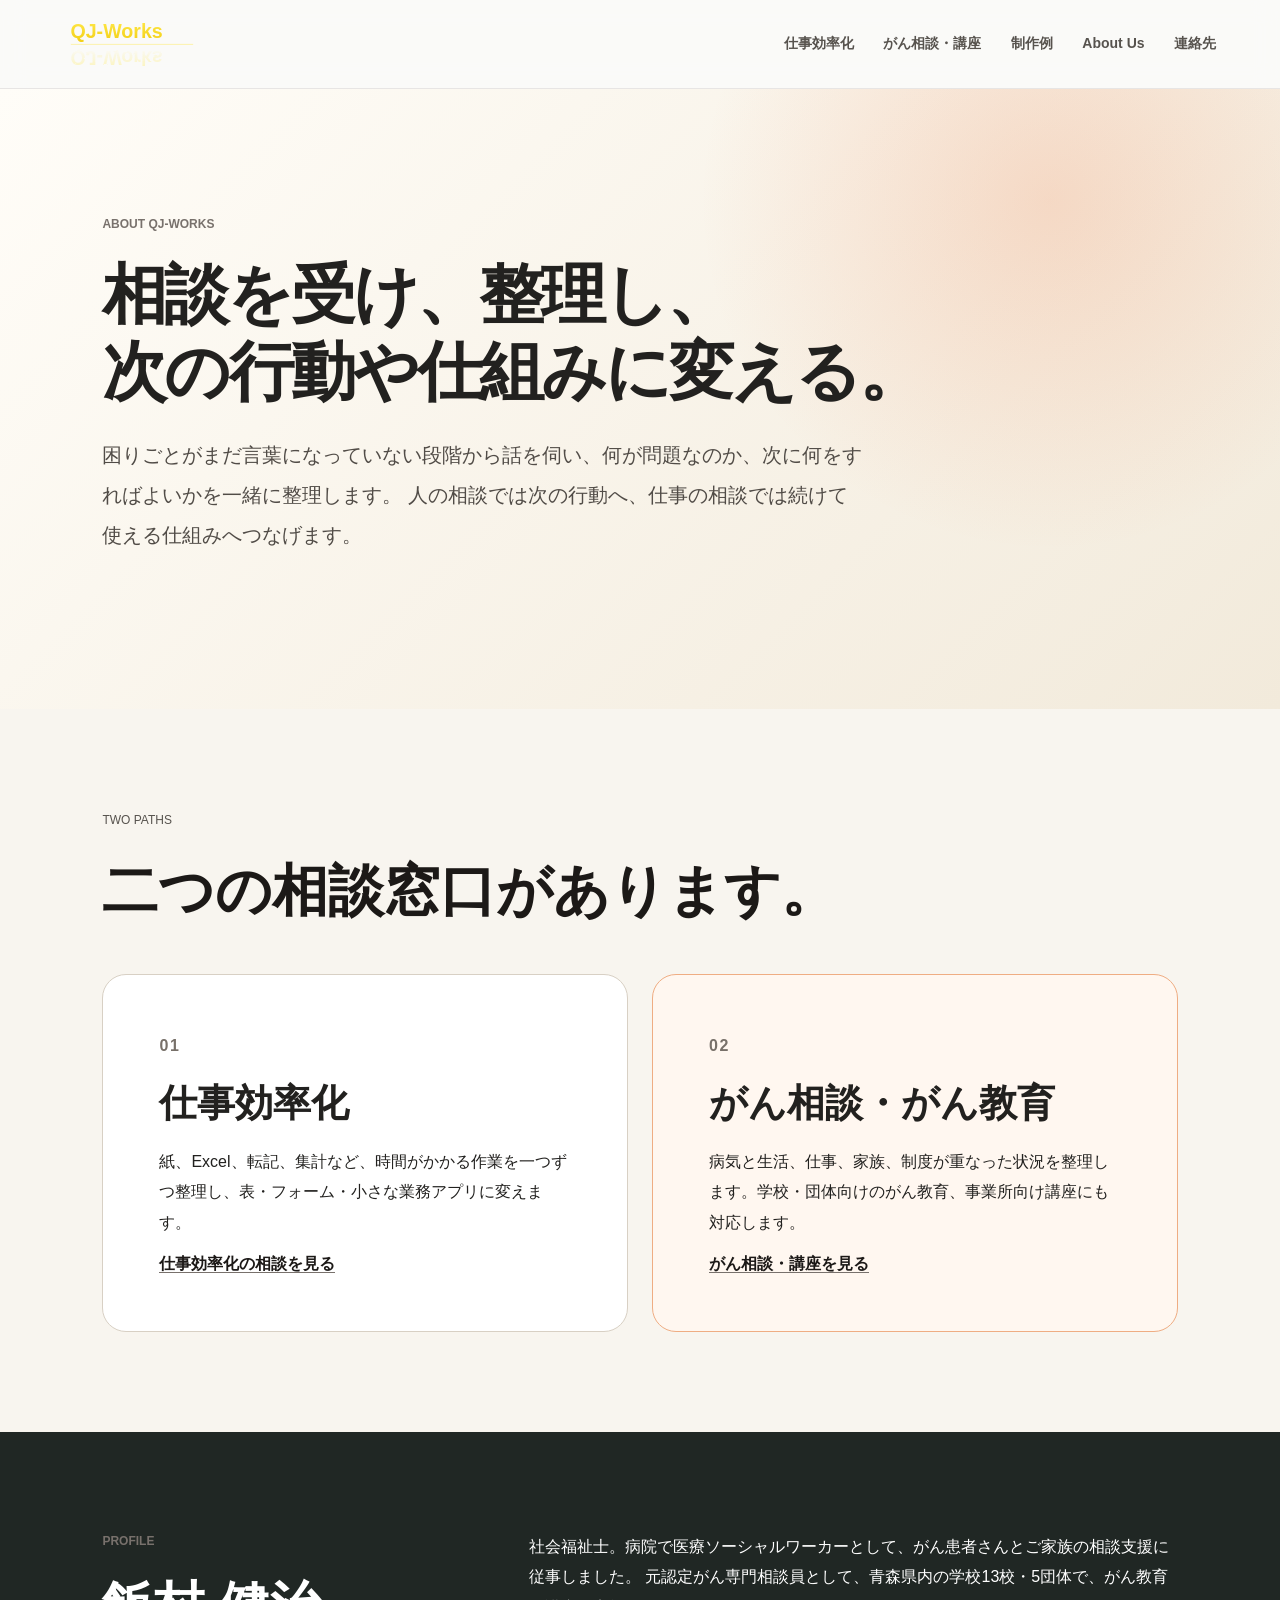
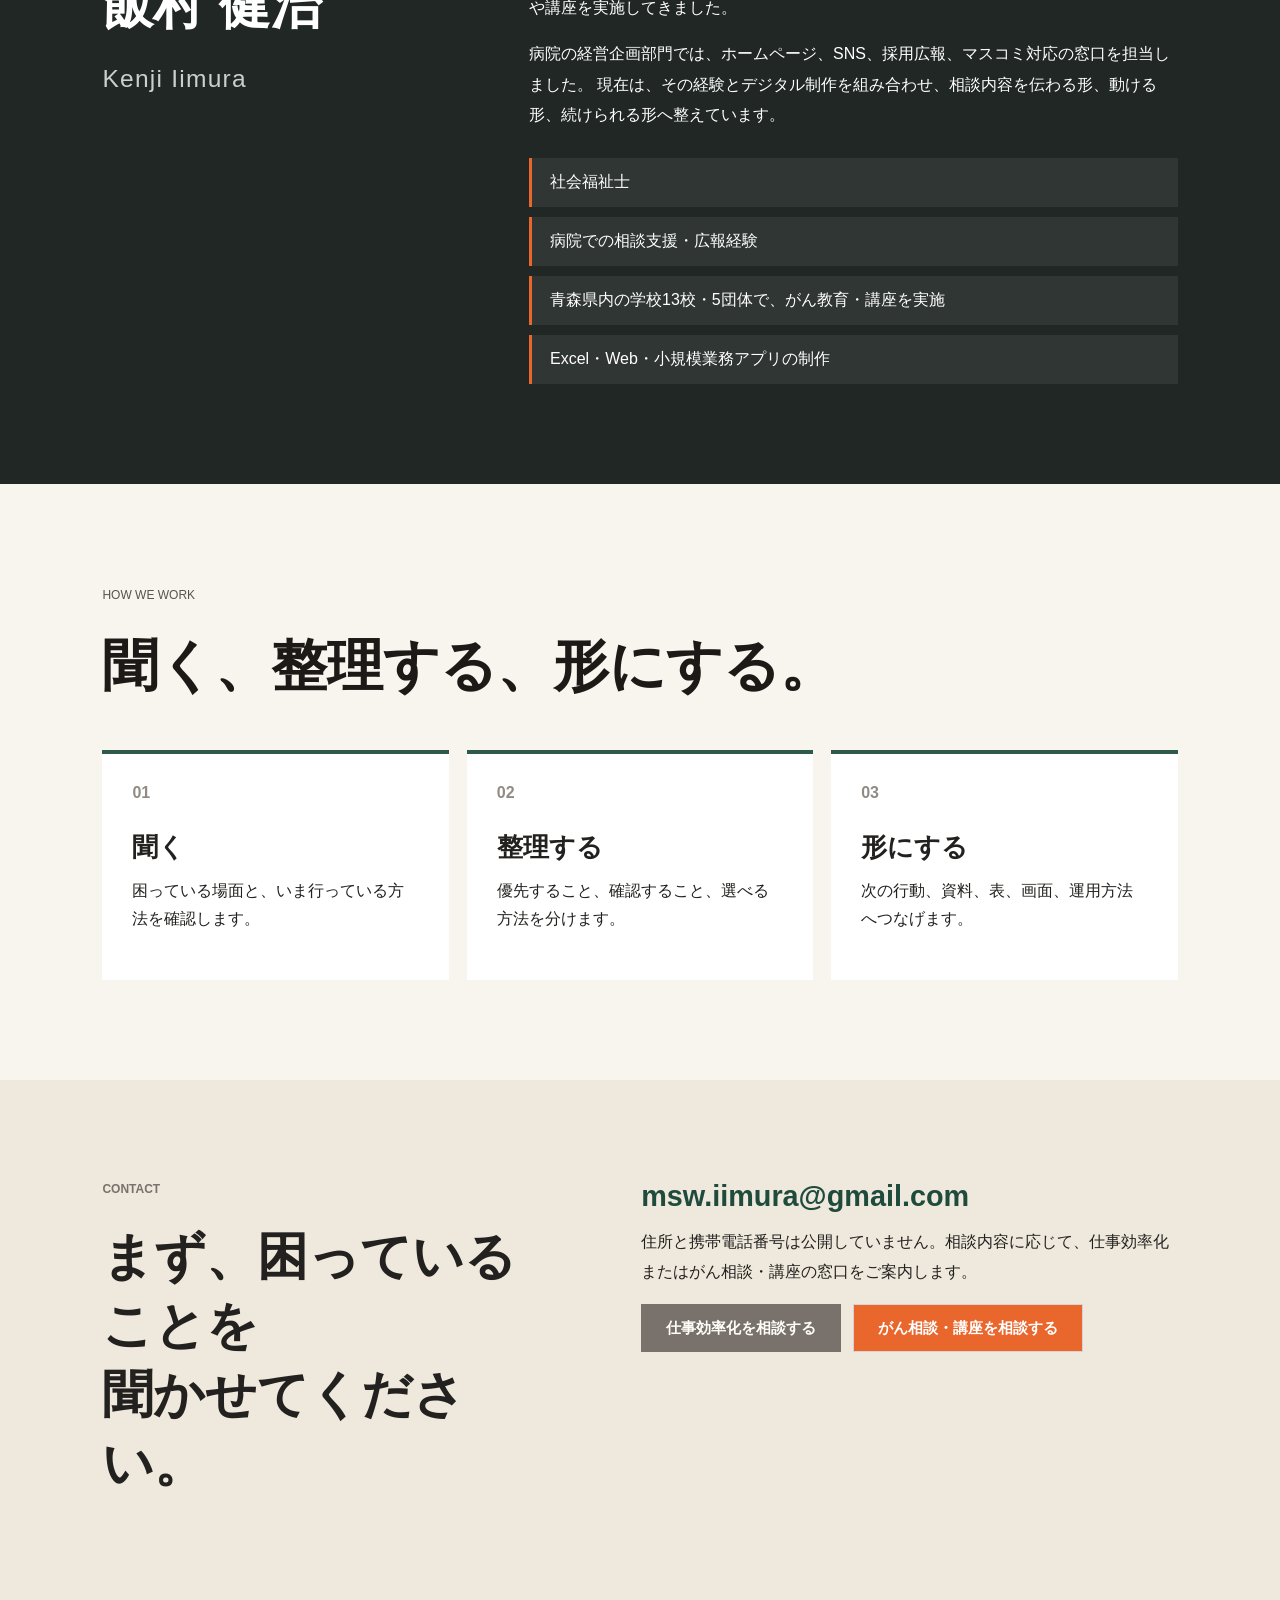
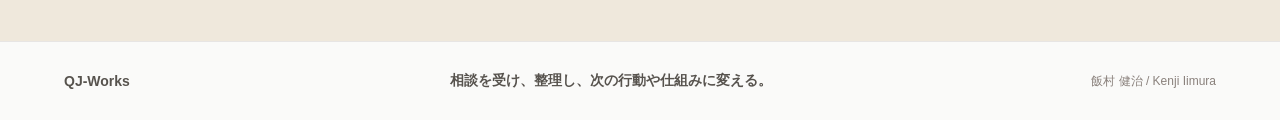
<file: about.html>
<!doctype html>
<html lang="ja">
  <head>
    <meta charset="utf-8">
    <meta name="viewport" content="width=device-width, initial-scale=1">
    <link rel="icon" href="assets/qj-works-logo.svg" type="image/svg+xml">
    <title>About Us | QJ-Works</title>
    <meta name="description" content="QJ-Worksと飯村健治について。相談を受け、複雑な状況を整理し、次の行動や仕組みに変えます。">
    <meta name="robots" content="index, follow">
    <link rel="canonical" href="https://mswiimura-beep.github.io/qj-works/about.html">
    <meta property="og:site_name" content="QJ-Works">
    <meta property="og:title" content="About Us | QJ-Works">
    <meta property="og:description" content="相談を受け、整理し、次の行動や仕組みに変える。QJ-Worksの考え方と運営者を紹介します。">
    <meta property="og:type" content="profile">
    <meta property="og:url" content="https://mswiimura-beep.github.io/qj-works/about.html">
    <meta property="og:image" content="https://mswiimura-beep.github.io/qj-works/assets/qj-works-logo.svg">
    <meta property="og:locale" content="ja_JP">
    <link rel="stylesheet" href="styles.css?v=about-20260904">
    <link rel="stylesheet" href="about.css?v=about-20260904">
    <script src="analytics.js" defer></script>
    <script type="application/ld+json">
      {
        "@context": "https://schema.org",
        "@type": "AboutPage",
        "name": "About Us | QJ-Works",
        "url": "https://mswiimura-beep.github.io/qj-works/about.html",
        "mainEntity": {
          "@type": "Person",
          "name": "飯村 健治",
          "alternateName": "Kenji Iimura",
          "email": "mailto:msw.iimura@gmail.com",
          "worksFor": {
            "@type": "Organization",
            "name": "QJ-Works"
          }
        }
      }
    </script>
  </head>
  <body class="aboutPage">
    <header class="siteHeader" aria-label="サイトヘッダー">
      <a class="brand" href="index.html" aria-label="QJ-Works トップへ">
        <img src="assets/qj-works-logo.svg" alt="QJ-Works">
      </a>
      <nav class="nav" aria-label="主要ナビゲーション">
        <a href="index.html#business-support">仕事効率化</a>
        <a href="cancer-support.html">がん相談・講座</a>
        <a href="portfolio.html">制作例</a>
        <a href="about.html" aria-current="page">About Us</a>
        <a href="#contact">連絡先</a>
      </nav>
    </header>

    <main>
      <section class="aboutHero">
        <div>
          <p class="eyebrow">About QJ-Works</p>
          <h1>相談を受け、整理し、<br>次の行動や仕組みに変える。</h1>
          <p class="lead">
            困りごとがまだ言葉になっていない段階から話を伺い、何が問題なのか、次に何をすればよいかを一緒に整理します。
            人の相談では次の行動へ、仕事の相談では続けて使える仕組みへつなげます。
          </p>
        </div>
      </section>

      <section class="aboutTwoPaths" aria-labelledby="pathsTitle">
        <div class="sectionHeader">
          <p class="eyebrow">Two Paths</p>
          <h2 id="pathsTitle">二つの相談窓口があります。</h2>
        </div>
        <div class="aboutPathGrid">
          <article>
            <p class="pathNumber">01</p>
            <h3>仕事効率化</h3>
            <p>紙、Excel、転記、集計など、時間がかかる作業を一つずつ整理し、表・フォーム・小さな業務アプリに変えます。</p>
            <a class="textLink" href="index.html#business-support">仕事効率化の相談を見る</a>
          </article>
          <article class="cancerPath">
            <p class="pathNumber">02</p>
            <h3>がん相談・がん教育</h3>
            <p>病気と生活、仕事、家族、制度が重なった状況を整理します。学校・団体向けのがん教育、事業所向け講座にも対応します。</p>
            <a class="textLink" href="cancer-support.html">がん相談・講座を見る</a>
          </article>
        </div>
      </section>

      <section class="aboutProfile" aria-labelledby="profileTitle">
        <div>
          <p class="eyebrow">Profile</p>
          <h2 id="profileTitle">飯村 健治<br><span>Kenji Iimura</span></h2>
        </div>
        <div class="profileCopy">
          <p>
            社会福祉士。病院で医療ソーシャルワーカーとして、がん患者さんとご家族の相談支援に従事しました。
            元認定がん専門相談員として、青森県内の学校13校・5団体で、がん教育や講座を実施してきました。
          </p>
          <p>
            病院の経営企画部門では、ホームページ、SNS、採用広報、マスコミ対応の窓口を担当しました。
            現在は、その経験とデジタル制作を組み合わせ、相談内容を伝わる形、動ける形、続けられる形へ整えています。
          </p>
          <ul class="aboutFacts">
            <li>社会福祉士</li>
            <li>病院での相談支援・広報経験</li>
            <li>青森県内の学校13校・5団体で、がん教育・講座を実施</li>
            <li>Excel・Web・小規模業務アプリの制作</li>
          </ul>
        </div>
      </section>

      <section class="aboutMethod" aria-labelledby="methodTitle">
        <div class="sectionHeader">
          <p class="eyebrow">How We Work</p>
          <h2 id="methodTitle">聞く、整理する、形にする。</h2>
        </div>
        <ol>
          <li><span>01</span><strong>聞く</strong><p>困っている場面と、いま行っている方法を確認します。</p></li>
          <li><span>02</span><strong>整理する</strong><p>優先すること、確認すること、選べる方法を分けます。</p></li>
          <li><span>03</span><strong>形にする</strong><p>次の行動、資料、表、画面、運用方法へつなげます。</p></li>
        </ol>
      </section>

      <section class="aboutContact" id="contact" aria-labelledby="contactTitle">
        <div>
          <p class="eyebrow">Contact</p>
          <h2 id="contactTitle">まず、困っていることを<br>聞かせてください。</h2>
        </div>
        <div class="aboutContactBody">
          <a class="emailLink" href="mailto:msw.iimura@gmail.com">msw.iimura@gmail.com</a>
          <p>住所と携帯電話番号は公開していません。相談内容に応じて、仕事効率化またはがん相談・講座の窓口をご案内します。</p>
          <div class="contactActions">
            <a class="button primary" href="index.html#contact">仕事効率化を相談する</a>
            <a class="button cancerAboutButton" href="cancer-support.html#contact">がん相談・講座を相談する</a>
          </div>
        </div>
      </section>
    </main>

    <footer class="footer">
      <p>QJ-Works</p>
      <p>相談を受け、整理し、次の行動や仕組みに変える。</p>
      <p class="footerOwner">飯村 健治 / Kenji Iimura</p>
    </footer>
  </body>
</html>
</file>
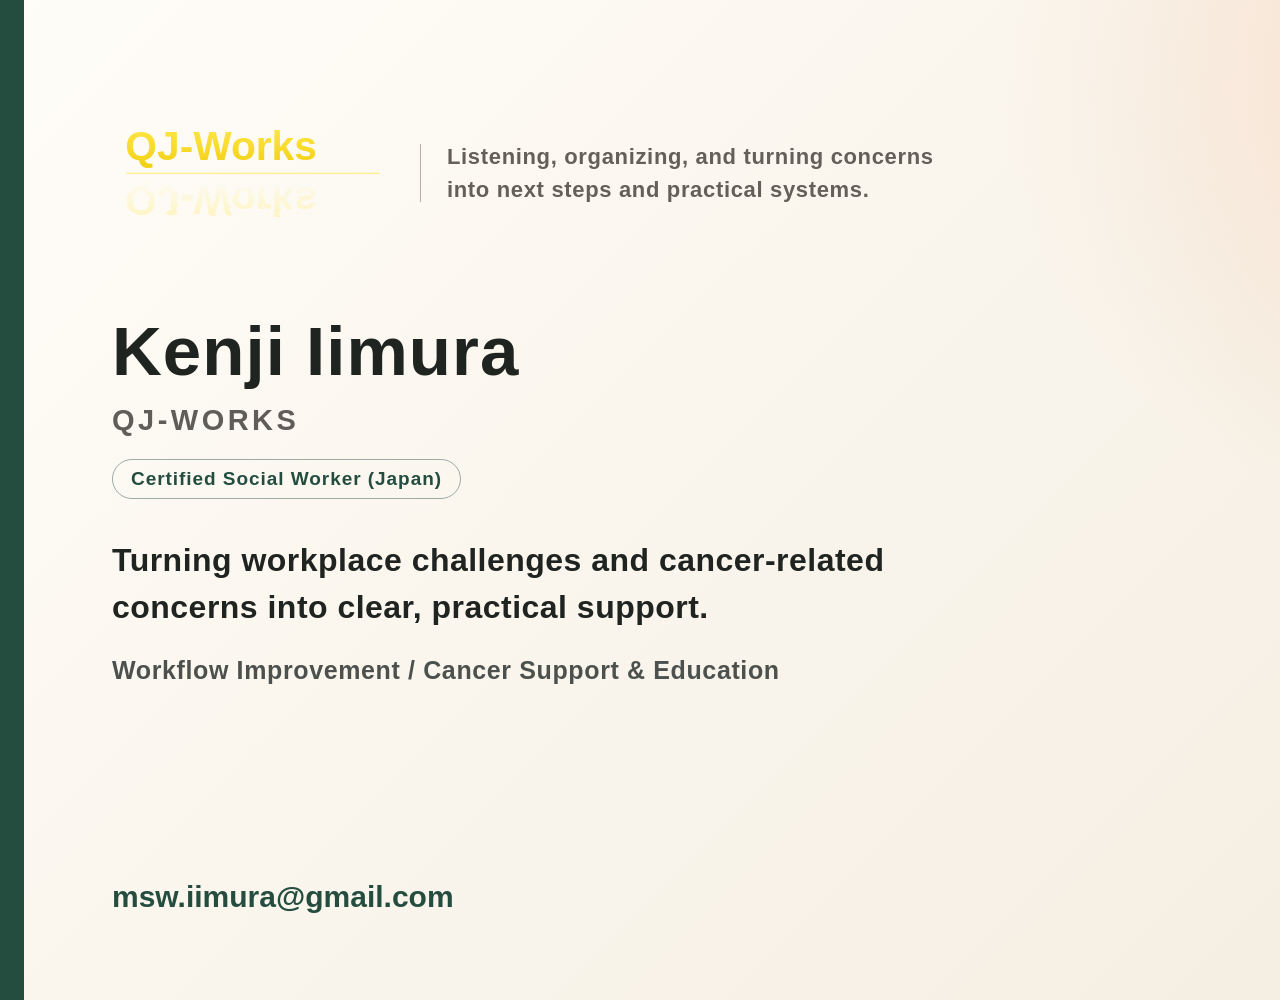
<file: business-card-en.html>
<!doctype html>
<html lang="en">
  <head>
    <meta charset="utf-8">
    <meta name="viewport" content="width=1654, initial-scale=1">
    <title>QJ-Works Digital Business Card English</title>
    <link rel="stylesheet" href="business-card.css?v=20260904">
    <script src="analytics.js" defer></script>
  </head>
  <body>
    <main class="card en">
      <div class="topline">
        <img class="logo" src="assets/qj-works-logo.svg" alt="QJ-Works">
        <span class="divider" aria-hidden="true"></span>
        <p class="role">Listening, organizing, and turning concerns<br>into next steps and practical systems.</p>
      </div>
      <div class="identity">
        <h1 class="name">Kenji Iimura</h1>
        <p class="nameLatin">QJ-WORKS</p>
        <p class="credential">Certified Social Worker (Japan)</p>
      </div>
      <p class="statement">Turning workplace challenges and cancer-related<br>concerns into clear, practical support.</p>
      <p class="services">Workflow Improvement / Cancer Support &amp; Education</p>
      <p class="email">msw.iimura@gmail.com</p>
      <div class="qrBlock">
        <img src="assets/business-card/about-qr.png" alt="QR code for the QJ-Works About Us page">
        <p>ABOUT US</p>
      </div>
    </main>
  </body>
</html>
</file>
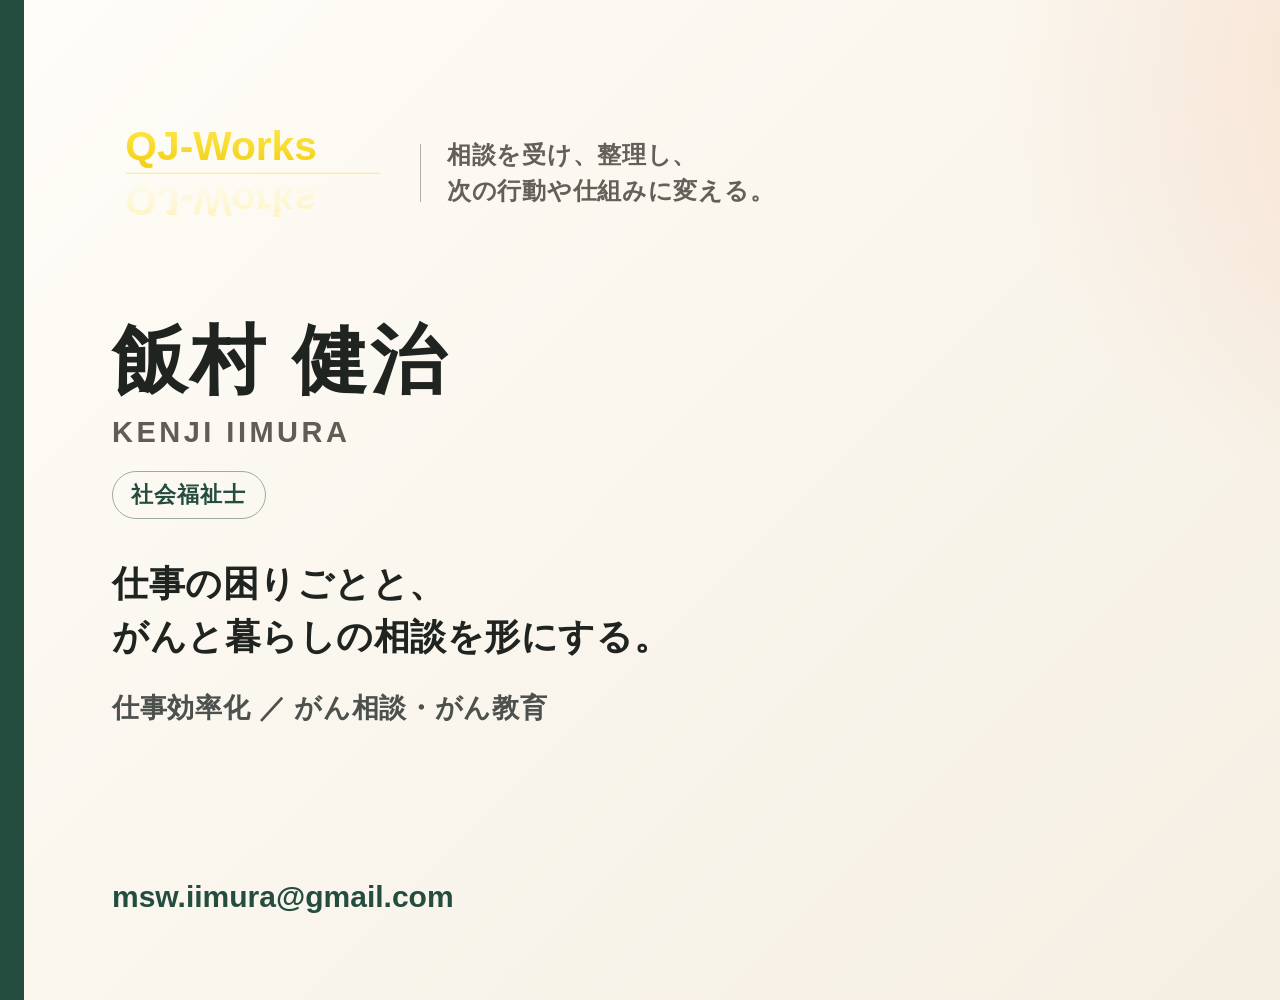
<file: business-card-ja.html>
<!doctype html>
<html lang="ja">
  <head>
    <meta charset="utf-8">
    <meta name="viewport" content="width=1654, initial-scale=1">
    <title>QJ-Works 電子名刺 日本語版</title>
    <link rel="stylesheet" href="business-card.css?v=20260904">
    <script src="analytics.js" defer></script>
  </head>
  <body>
    <main class="card">
      <div class="topline">
        <img class="logo" src="assets/qj-works-logo.svg" alt="QJ-Works">
        <span class="divider" aria-hidden="true"></span>
        <p class="role">相談を受け、整理し、<br>次の行動や仕組みに変える。</p>
      </div>
      <div class="identity">
        <h1 class="name">飯村 健治</h1>
        <p class="nameLatin">KENJI IIMURA</p>
        <p class="credential">社会福祉士</p>
      </div>
      <p class="statement">仕事の困りごとと、<br>がんと暮らしの相談を形にする。</p>
      <p class="services">仕事効率化 ／ がん相談・がん教育</p>
      <p class="email">msw.iimura@gmail.com</p>
      <div class="qrBlock">
        <img src="assets/business-card/about-qr.png" alt="QJ-Works About UsページのQRコード">
        <p>ABOUT US</p>
      </div>
    </main>
  </body>
</html>
</file>
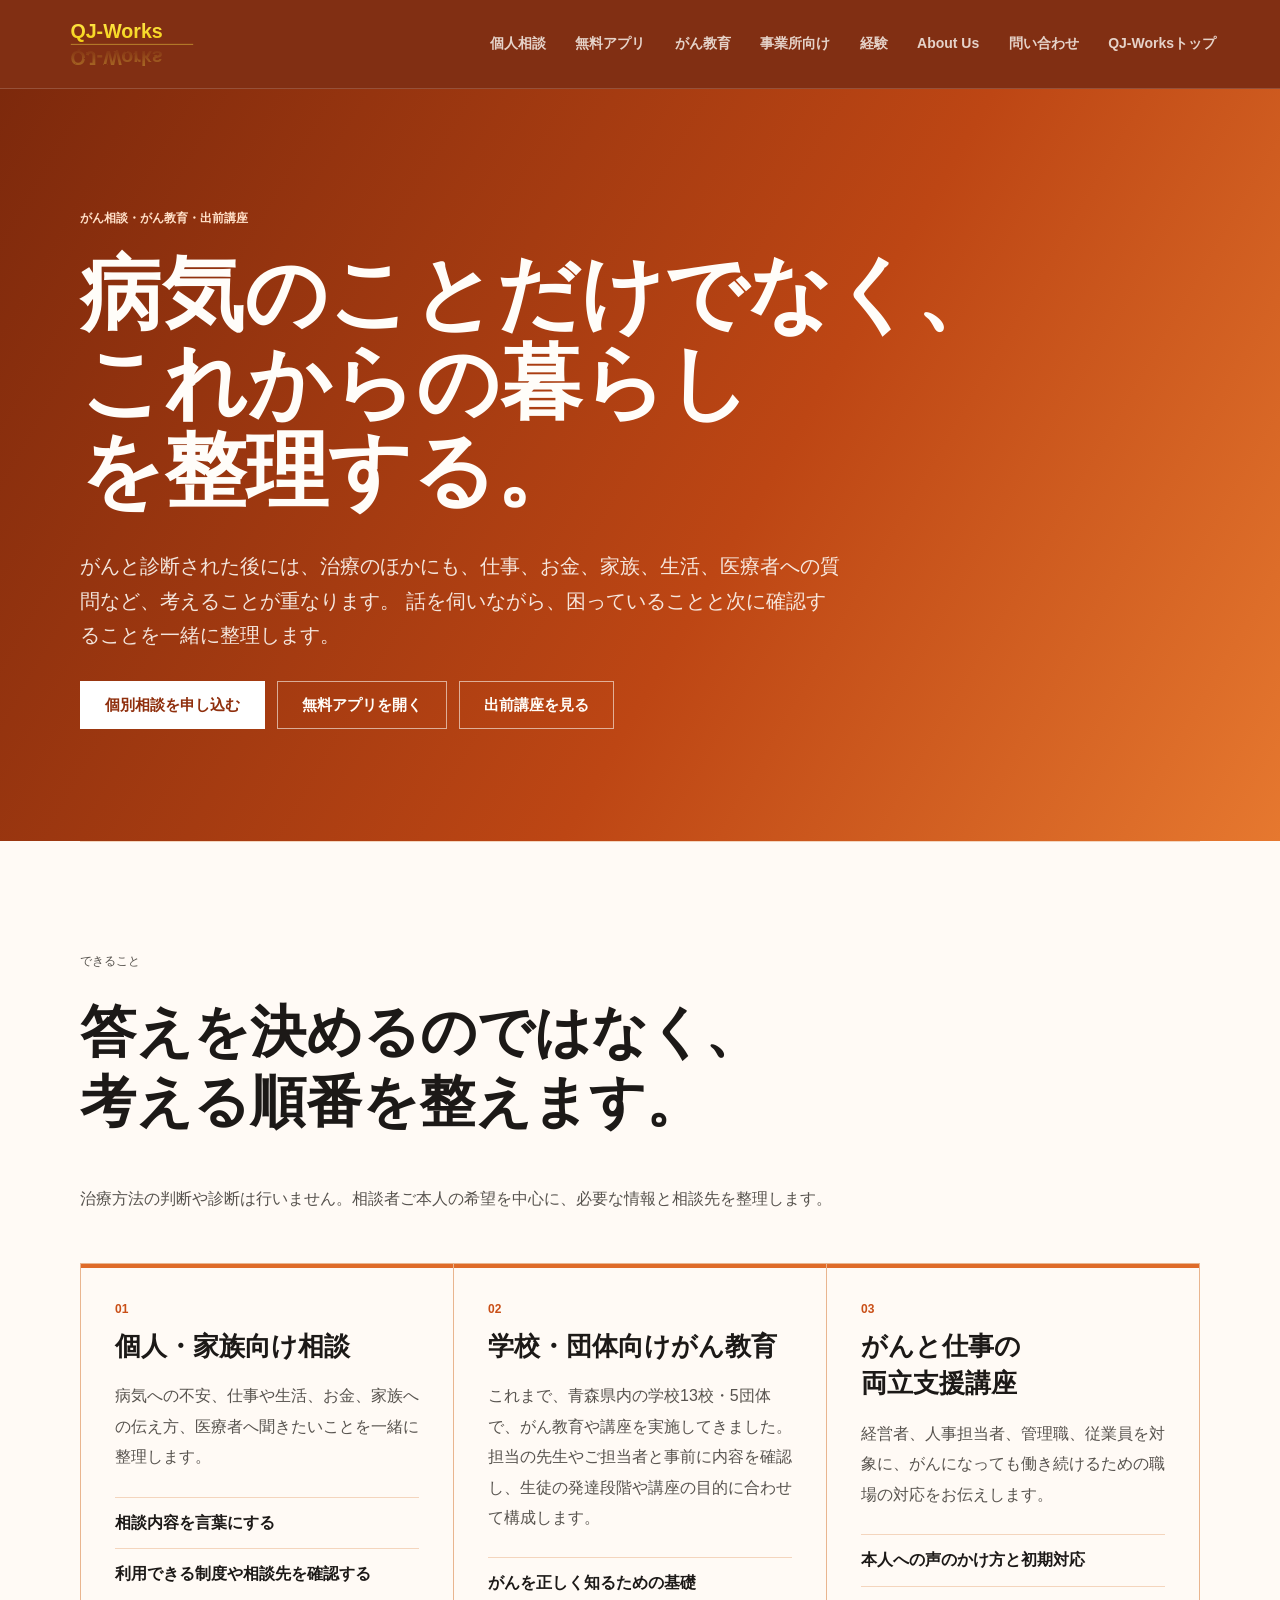
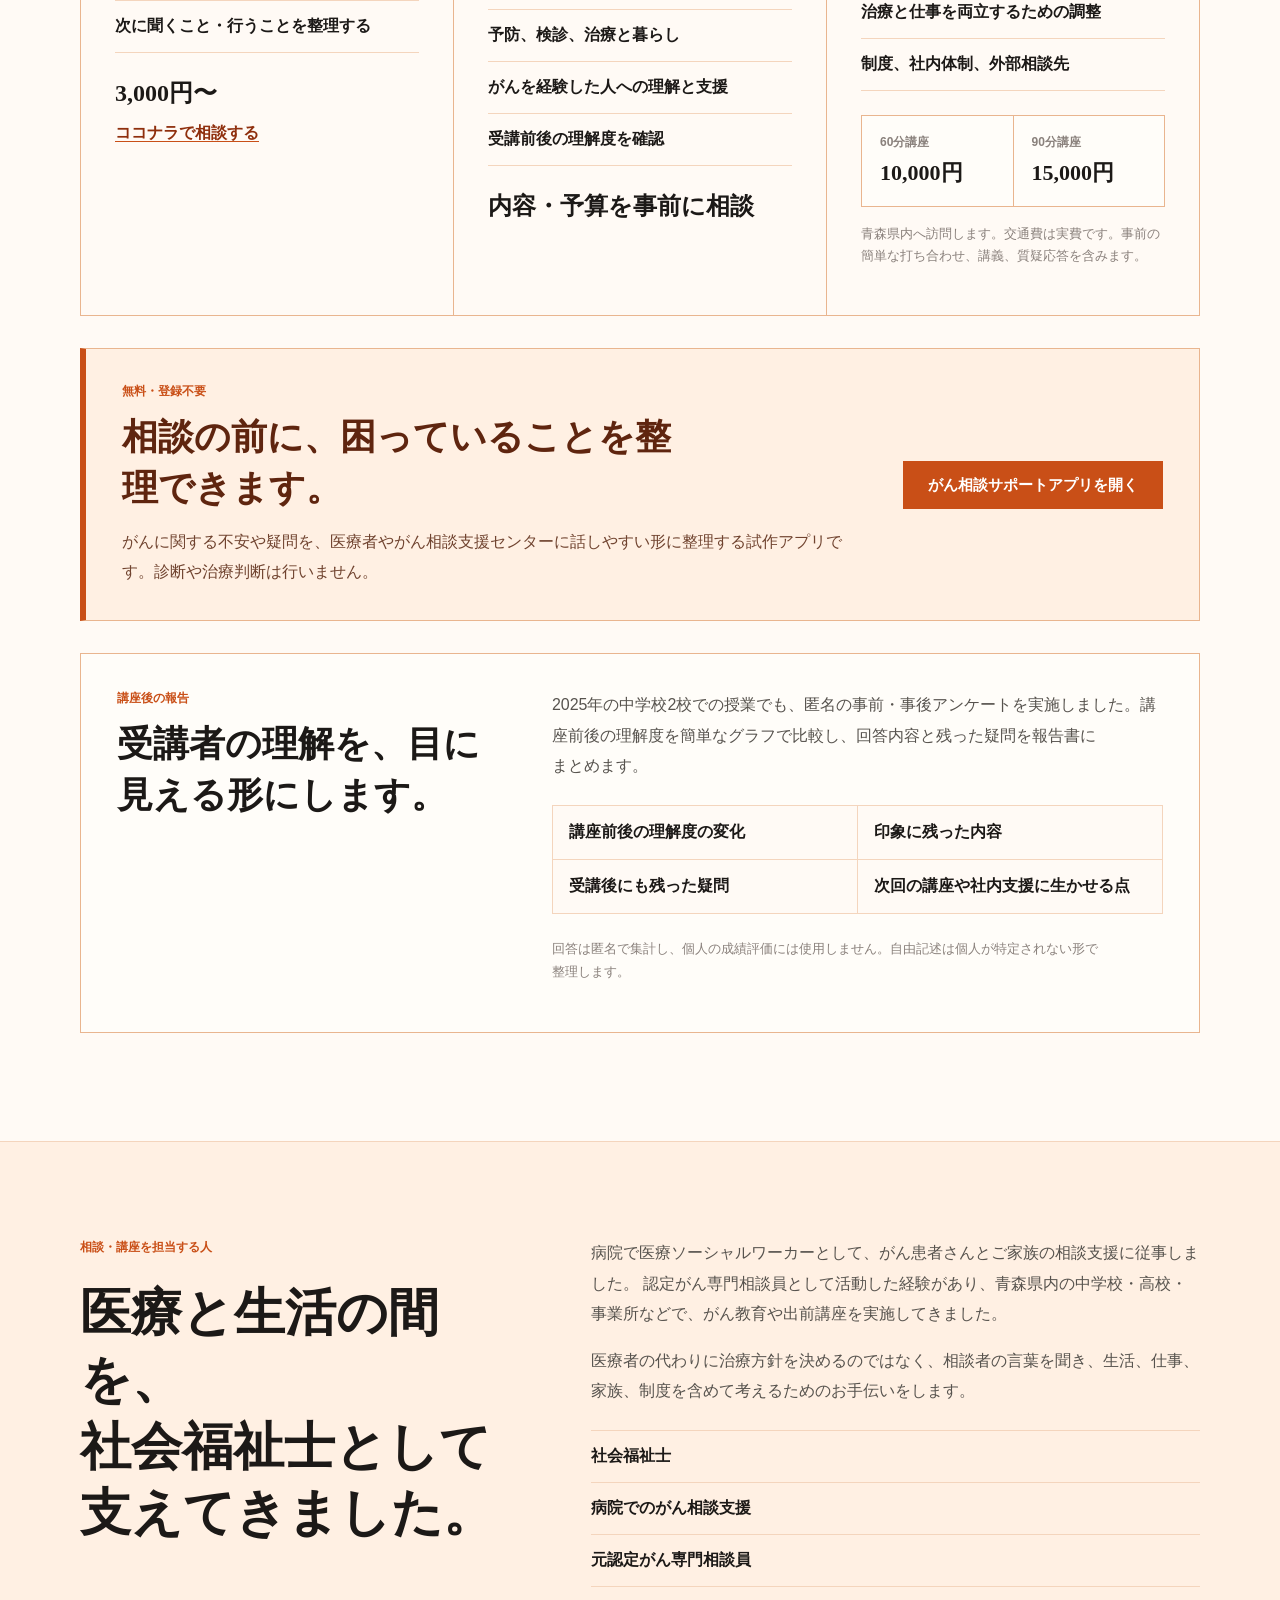
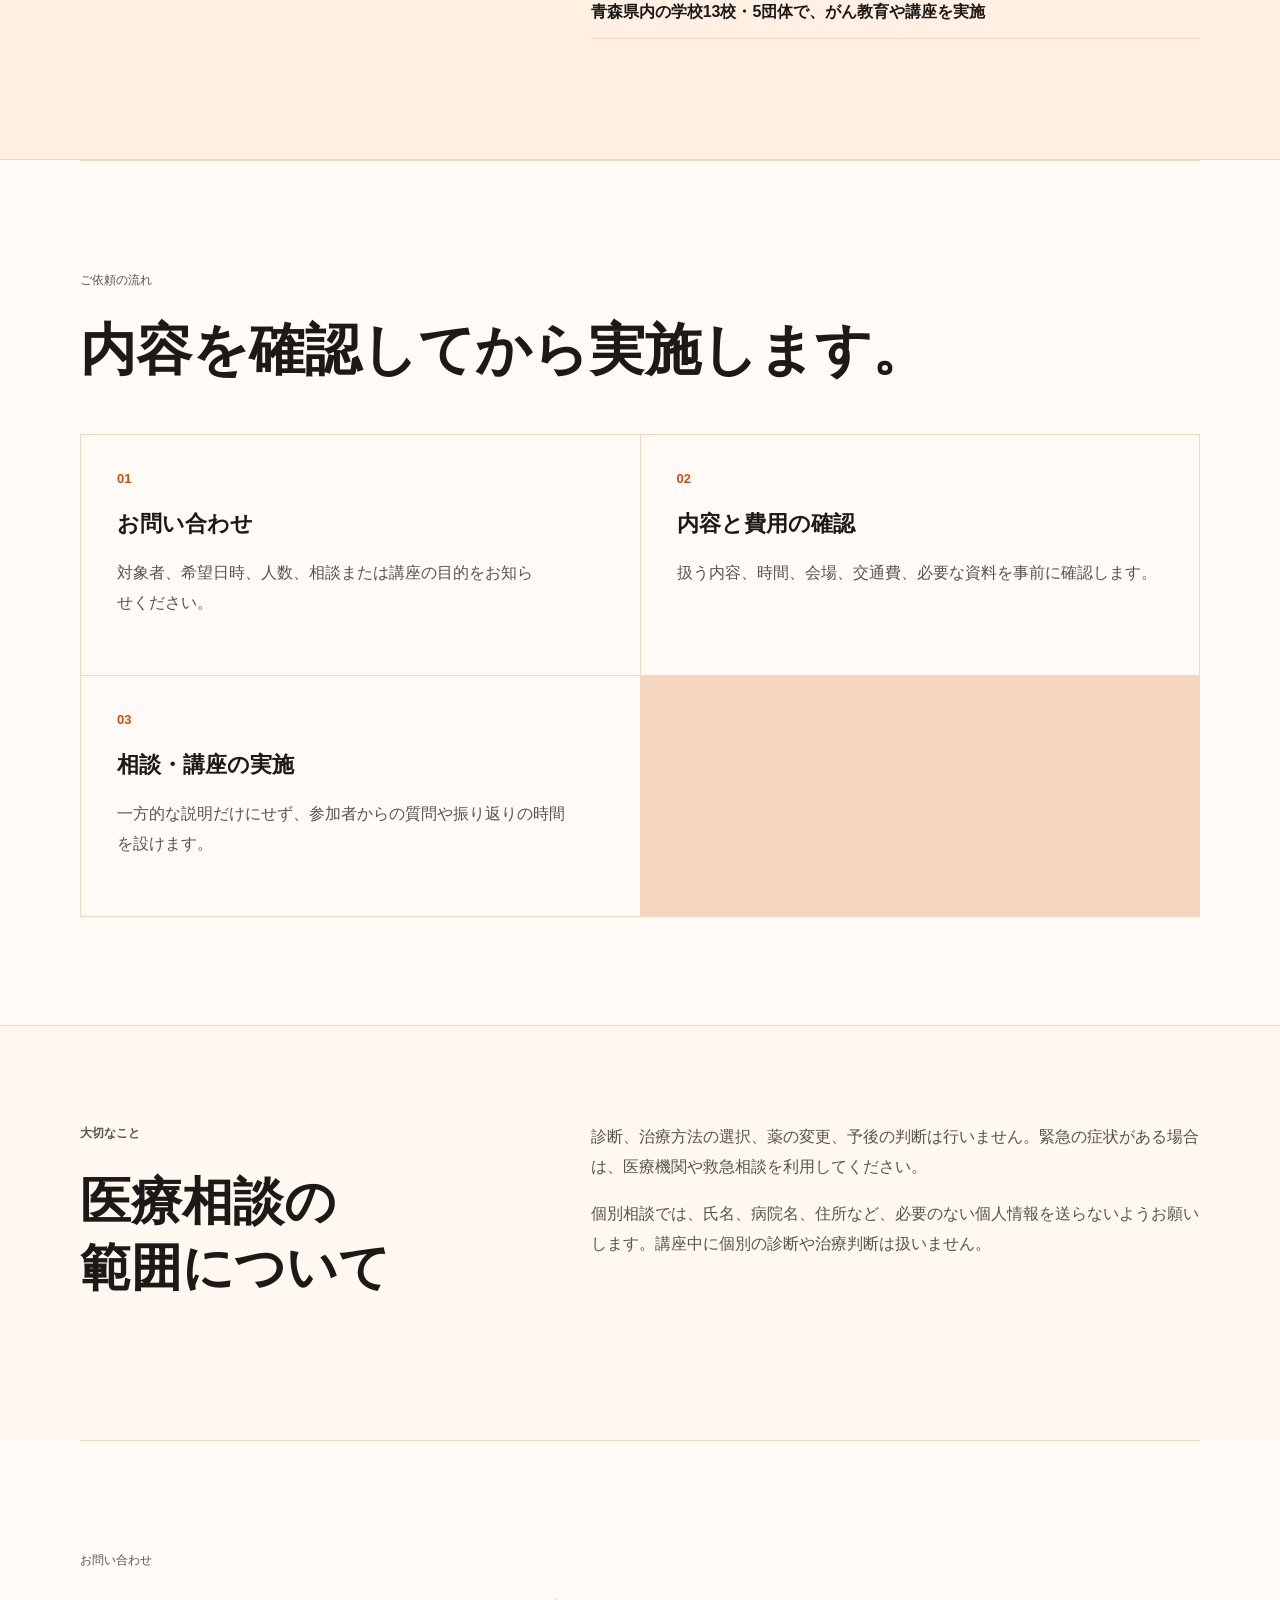
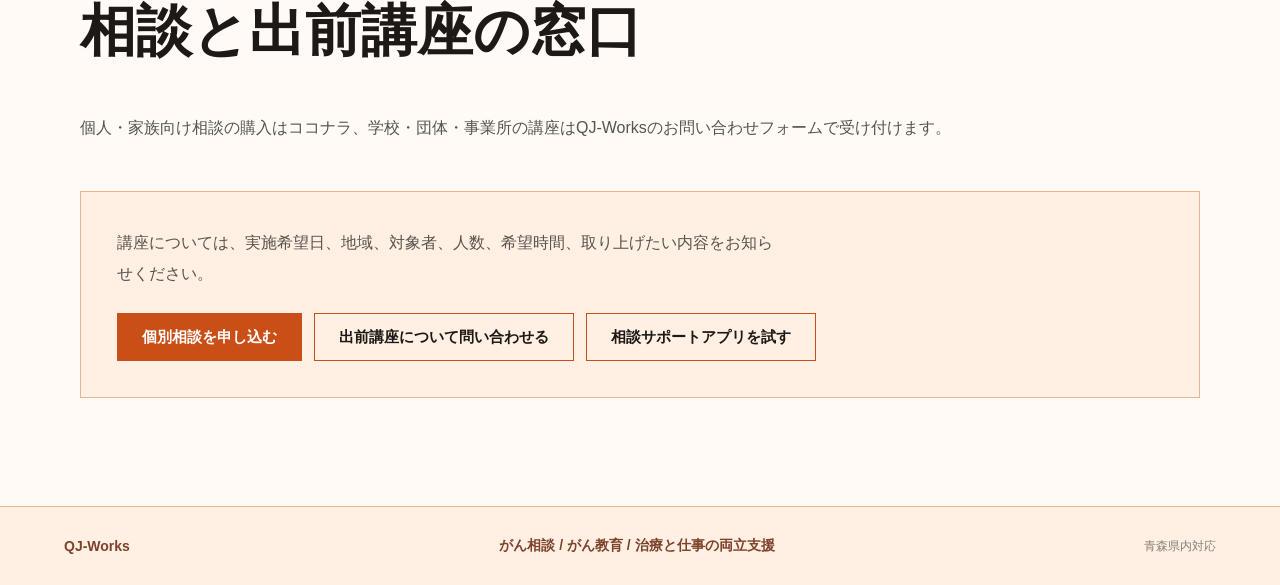
<file: cancer-support.html>
<!doctype html>
<html lang="ja">
  <head>
    <meta charset="utf-8">
    <meta name="viewport" content="width=device-width, initial-scale=1">
    <link rel="icon" href="assets/qj-works-logo.svg" type="image/svg+xml">
    <title>がん相談・がん教育・出前講座 | QJ-Works</title>
    <meta name="description" content="青森県内で、がんと暮らしの個別相談、学校・団体向けがん教育、事業所向けの治療と仕事の両立支援講座を行います。">
    <meta name="robots" content="index, follow">
    <link rel="canonical" href="https://mswiimura-beep.github.io/qj-works/cancer-support.html">
    <meta property="og:site_name" content="QJ-Works">
    <meta property="og:title" content="がん相談・がん教育・出前講座 | QJ-Works">
    <meta property="og:description" content="病気と生活・仕事・お金・家族・制度について、次に確認することを一緒に整理します。">
    <meta property="og:type" content="website">
    <meta property="og:url" content="https://mswiimura-beep.github.io/qj-works/cancer-support.html">
    <meta property="og:image" content="https://mswiimura-beep.github.io/qj-works/assets/qj-works-logo.svg">
    <meta property="og:locale" content="ja_JP">
    <meta name="twitter:card" content="summary_large_image">
    <link rel="stylesheet" href="styles.css?v=cancer-orange-20260904">
    <script src="analytics.js" defer></script>
    <script type="application/ld+json">
      {
        "@context": "https://schema.org",
        "@type": "Service",
        "name": "がん相談・がん教育・出前講座",
        "provider": {
          "@type": "Organization",
          "name": "QJ-Works",
          "url": "https://mswiimura-beep.github.io/qj-works/"
        },
        "areaServed": "青森県",
        "description": "がんと暮らしの個別相談、学校・団体向けがん教育、事業所向けの治療と仕事の両立支援講座を行います。",
        "offers": [
          {
            "@type": "Offer",
            "name": "事業所向け がんと仕事の両立支援講座 60分",
            "price": 10000,
            "priceCurrency": "JPY"
          },
          {
            "@type": "Offer",
            "name": "事業所向け がんと仕事の両立支援講座 90分",
            "price": 15000,
            "priceCurrency": "JPY"
          }
        ]
      }
    </script>
  </head>
  <body class="consultPage">
    <header class="siteHeader" aria-label="サイトヘッダー">
      <a class="brand" href="index.html" aria-label="QJ-Works トップへ">
        <img src="assets/qj-works-logo.svg" alt="QJ-Works">
      </a>
      <nav class="nav" aria-label="主要ナビゲーション">
        <a href="#individual">個人相談</a>
        <a href="#support-app">無料アプリ</a>
        <a href="#education">がん教育</a>
        <a href="#workplace">事業所向け</a>
        <a href="#profile">経験</a>
        <a href="about.html">About Us</a>
        <a href="#contact">問い合わせ</a>
        <a href="index.html">QJ-Worksトップ</a>
      </nav>
    </header>

    <main id="top">
      <section class="consultHero">
        <div class="consultHeroInner">
          <p class="eyebrow">がん相談・がん教育・出前講座</p>
          <h1>病気のことだけでなく、<br>これからの暮らしを整理する。</h1>
          <p class="lead">
            がんと診断された後には、治療のほかにも、仕事、お金、家族、生活、医療者への質問など、考えることが重なります。
            話を伺いながら、困っていることと次に確認することを一緒に整理します。
          </p>
          <div class="heroActions">
            <a class="button primary consultPrimary" href="https://coconala.com/services/4171123" target="_blank" rel="noopener">個別相談を申し込む</a>
            <a class="button secondary" href="https://mswiimura-beep.github.io/gan-soudan-support/" target="_blank" rel="noopener">無料アプリを開く</a>
            <a class="button secondary" href="#workplace">出前講座を見る</a>
          </div>
        </div>
      </section>

      <section class="section consultOverview" aria-labelledby="supportTitle">
        <div class="sectionHeader">
          <p class="eyebrow">できること</p>
          <h2 id="supportTitle">答えを決めるのではなく、<br>考える順番を整えます。</h2>
          <p>治療方法の判断や診断は行いません。相談者ご本人の希望を中心に、必要な情報と相談先を整理します。</p>
        </div>
        <div class="supportGrid">
          <article id="individual">
            <p class="serviceNumber">01</p>
            <h3>個人・家族向け相談</h3>
            <p>病気への不安、仕事や生活、お金、家族への伝え方、医療者へ聞きたいことを一緒に整理します。</p>
            <ul>
              <li>相談内容を言葉にする</li>
              <li>利用できる制度や相談先を確認する</li>
              <li>次に聞くこと・行うことを整理する</li>
            </ul>
            <p class="servicePrice">3,000円〜</p>
            <a class="textLink" href="https://coconala.com/services/4171123" target="_blank" rel="noopener">ココナラで相談する</a>
          </article>
          <article id="education">
            <p class="serviceNumber">02</p>
            <h3>学校・団体向けがん教育</h3>
            <p>これまで、青森県内の学校13校・5団体で、がん教育や講座を実施してきました。担当の先生やご担当者と事前に内容を確認し、生徒の発達段階や講座の目的に合わせて構成します。</p>
            <ul>
              <li>がんを正しく知るための基礎</li>
              <li>予防、検診、治療と暮らし</li>
              <li>がんを経験した人への理解と支援</li>
              <li>受講前後の理解度を確認</li>
            </ul>
            <p class="servicePrice">内容・予算を事前に相談</p>
          </article>
          <article id="workplace">
            <p class="serviceNumber">03</p>
            <h3>がんと仕事の両立支援講座</h3>
            <p>経営者、人事担当者、管理職、従業員を対象に、がんになっても働き続けるための職場の対応をお伝えします。</p>
            <ul>
              <li>本人への声のかけ方と初期対応</li>
              <li>治療と仕事を両立するための調整</li>
              <li>制度、社内体制、外部相談先</li>
            </ul>
            <div class="lecturePrices" aria-label="事業所向け講座料金">
              <p><span>60分講座</span><strong class="noOrphan">10,000円</strong></p>
              <p><span>90分講座</span><strong class="noOrphan">15,000円</strong></p>
            </div>
            <p class="priceNote">青森県内へ訪問します。交通費は実費です。事前の簡単な打ち合わせ、講義、質疑応答を含みます。</p>
          </article>
        </div>
        <aside class="consultAppGateway" id="support-app" aria-labelledby="supportAppTitle">
          <div>
            <p class="serviceNumber">無料・登録不要</p>
            <h3 id="supportAppTitle">相談の前に、困っていることを整理できます。</h3>
            <p>がんに関する不安や疑問を、医療者やがん相談支援センターに話しやすい形に整理する試作アプリです。診断や治療判断は行いません。</p>
          </div>
          <a class="button cancerAppButton" href="https://mswiimura-beep.github.io/gan-soudan-support/" target="_blank" rel="noopener">がん相談サポートアプリを開く</a>
        </aside>
        <aside class="outcomeReport" aria-labelledby="reportTitle">
          <div>
            <p class="serviceNumber">講座後の報告</p>
            <h3 id="reportTitle">受講者の理解を、目に見える形にします。</h3>
          </div>
          <div>
            <p>2025年の中学校2校での授業でも、匿名の事前・事後アンケートを実施しました。講座前後の理解度を簡単なグラフで比較し、回答内容と残った疑問を報告書にまとめます。</p>
            <ul>
              <li>講座前後の理解度の変化</li>
              <li>印象に残った内容</li>
              <li>受講後にも残った疑問</li>
              <li>次回の講座や社内支援に生かせる点</li>
            </ul>
            <p class="priceNote">回答は匿名で集計し、個人の成績評価には使用しません。自由記述は個人が特定されない形で整理します。</p>
          </div>
        </aside>
      </section>

      <section class="profileBand" id="profile" aria-labelledby="profileTitle">
        <div>
          <p class="eyebrow">相談・講座を担当する人</p>
          <h2 id="profileTitle">医療と生活の間を、<br>社会福祉士として支えてきました。</h2>
        </div>
        <div class="profileBody">
          <p>
            病院で医療ソーシャルワーカーとして、がん患者さんとご家族の相談支援に従事しました。
            認定がん専門相談員として活動した経験があり、青森県内の中学校・高校・事業所などで、がん教育や出前講座を実施してきました。
          </p>
          <p>
            医療者の代わりに治療方針を決めるのではなく、相談者の言葉を聞き、生活、仕事、家族、制度を含めて考えるためのお手伝いをします。
          </p>
          <ul class="experienceList">
            <li>社会福祉士</li>
            <li>病院でのがん相談支援</li>
            <li>元認定がん専門相談員</li>
            <li>青森県内の学校13校・5団体で、がん教育や講座を実施</li>
          </ul>
        </div>
      </section>

      <section class="section consultFlow" aria-labelledby="flowTitle">
        <div class="sectionHeader">
          <p class="eyebrow">ご依頼の流れ</p>
          <h2 id="flowTitle">内容を確認してから実施します。</h2>
        </div>
        <div class="introGrid">
          <article>
            <span class="marker">01</span>
            <h2>お問い合わせ</h2>
            <p>対象者、希望日時、人数、相談または講座の目的をお知らせください。</p>
          </article>
          <article>
            <span class="marker">02</span>
            <h2>内容と費用の確認</h2>
            <p>扱う内容、時間、会場、交通費、必要な資料を事前に確認します。</p>
          </article>
          <article>
            <span class="marker">03</span>
            <h2>相談・講座の実施</h2>
            <p>一方的な説明だけにせず、参加者からの質問や振り返りの時間を設けます。</p>
          </article>
        </div>
      </section>

      <section class="safetyBand" aria-labelledby="safetyTitle">
        <div>
          <p class="eyebrow">大切なこと</p>
          <h2 id="safetyTitle">医療相談の範囲について</h2>
        </div>
        <div>
          <p>診断、治療方法の選択、薬の変更、予後の判断は行いません。緊急の症状がある場合は、医療機関や救急相談を利用してください。</p>
          <p>個別相談では、氏名、病院名、住所など、必要のない個人情報を送らないようお願いします。講座中に個別の診断や治療判断は扱いません。</p>
        </div>
      </section>

      <section class="section contactSection" id="contact">
        <div class="sectionHeader">
          <p class="eyebrow">お問い合わせ</p>
          <h2>相談と出前講座の窓口</h2>
          <p>個人・家族向け相談の購入はココナラ、学校・団体・事業所の講座はQJ-Worksのお問い合わせフォームで受け付けます。</p>
        </div>
        <div class="contactForm">
          <p class="contactLead">講座については、実施希望日、地域、対象者、人数、希望時間、取り上げたい内容をお知らせください。</p>
          <div class="contactActions">
            <a class="button primary" href="https://coconala.com/services/4171123" target="_blank" rel="noopener">個別相談を申し込む</a>
            <a class="button outline" href="https://docs.google.com/forms/d/e/1FAIpQLSeEho61kn0gLhdYftS95aGUvH8MVfNk1YE08l_PsQ6RUeQeow/viewform" target="_blank" rel="noopener">出前講座について問い合わせる</a>
            <a class="button outline" href="https://mswiimura-beep.github.io/gan-soudan-support/" target="_blank" rel="noopener">相談サポートアプリを試す</a>
          </div>
        </div>
      </section>
    </main>

    <footer class="footer">
      <p>QJ-Works</p>
      <p>がん相談 / がん教育 / 治療と仕事の両立支援</p>
      <p class="footerOwner">青森県内対応</p>
    </footer>
    <script src="orphan-control.js?v=orphan-20260803" defer></script>
  </body>
</html>
</file>
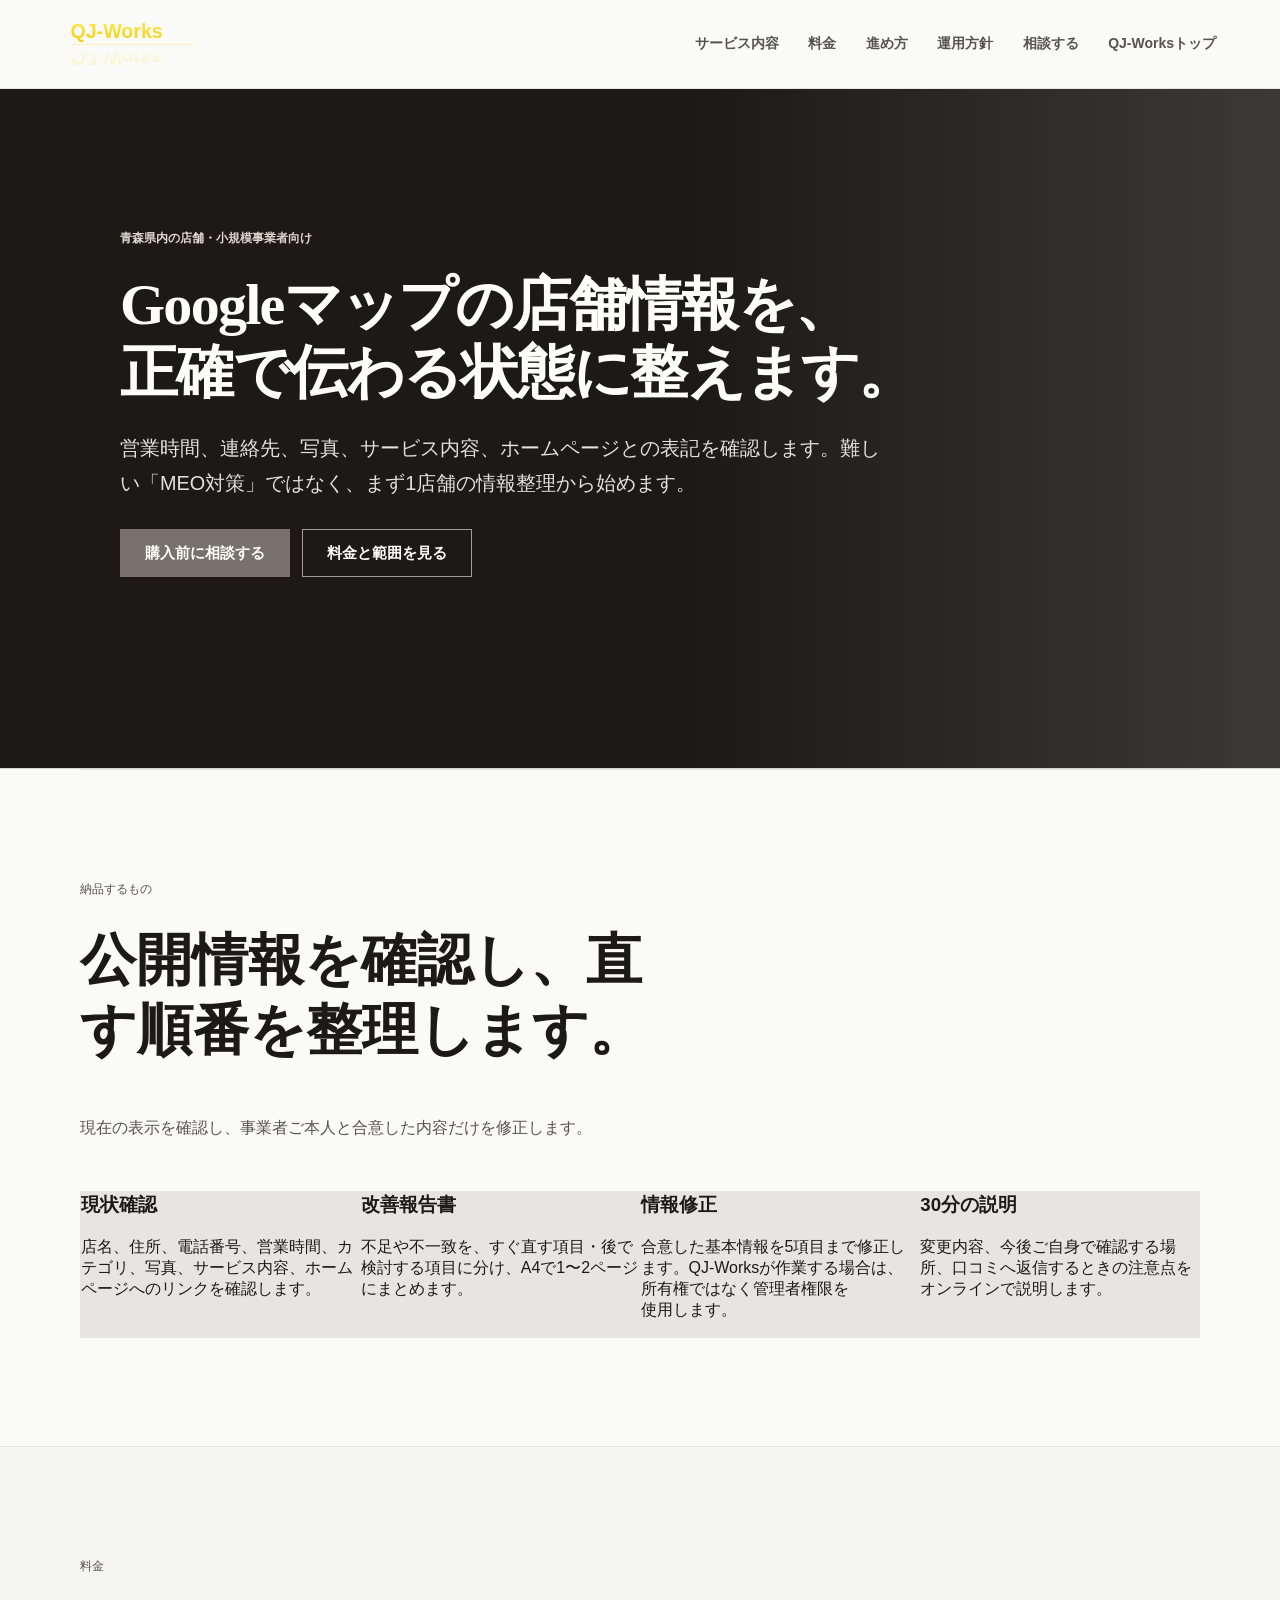
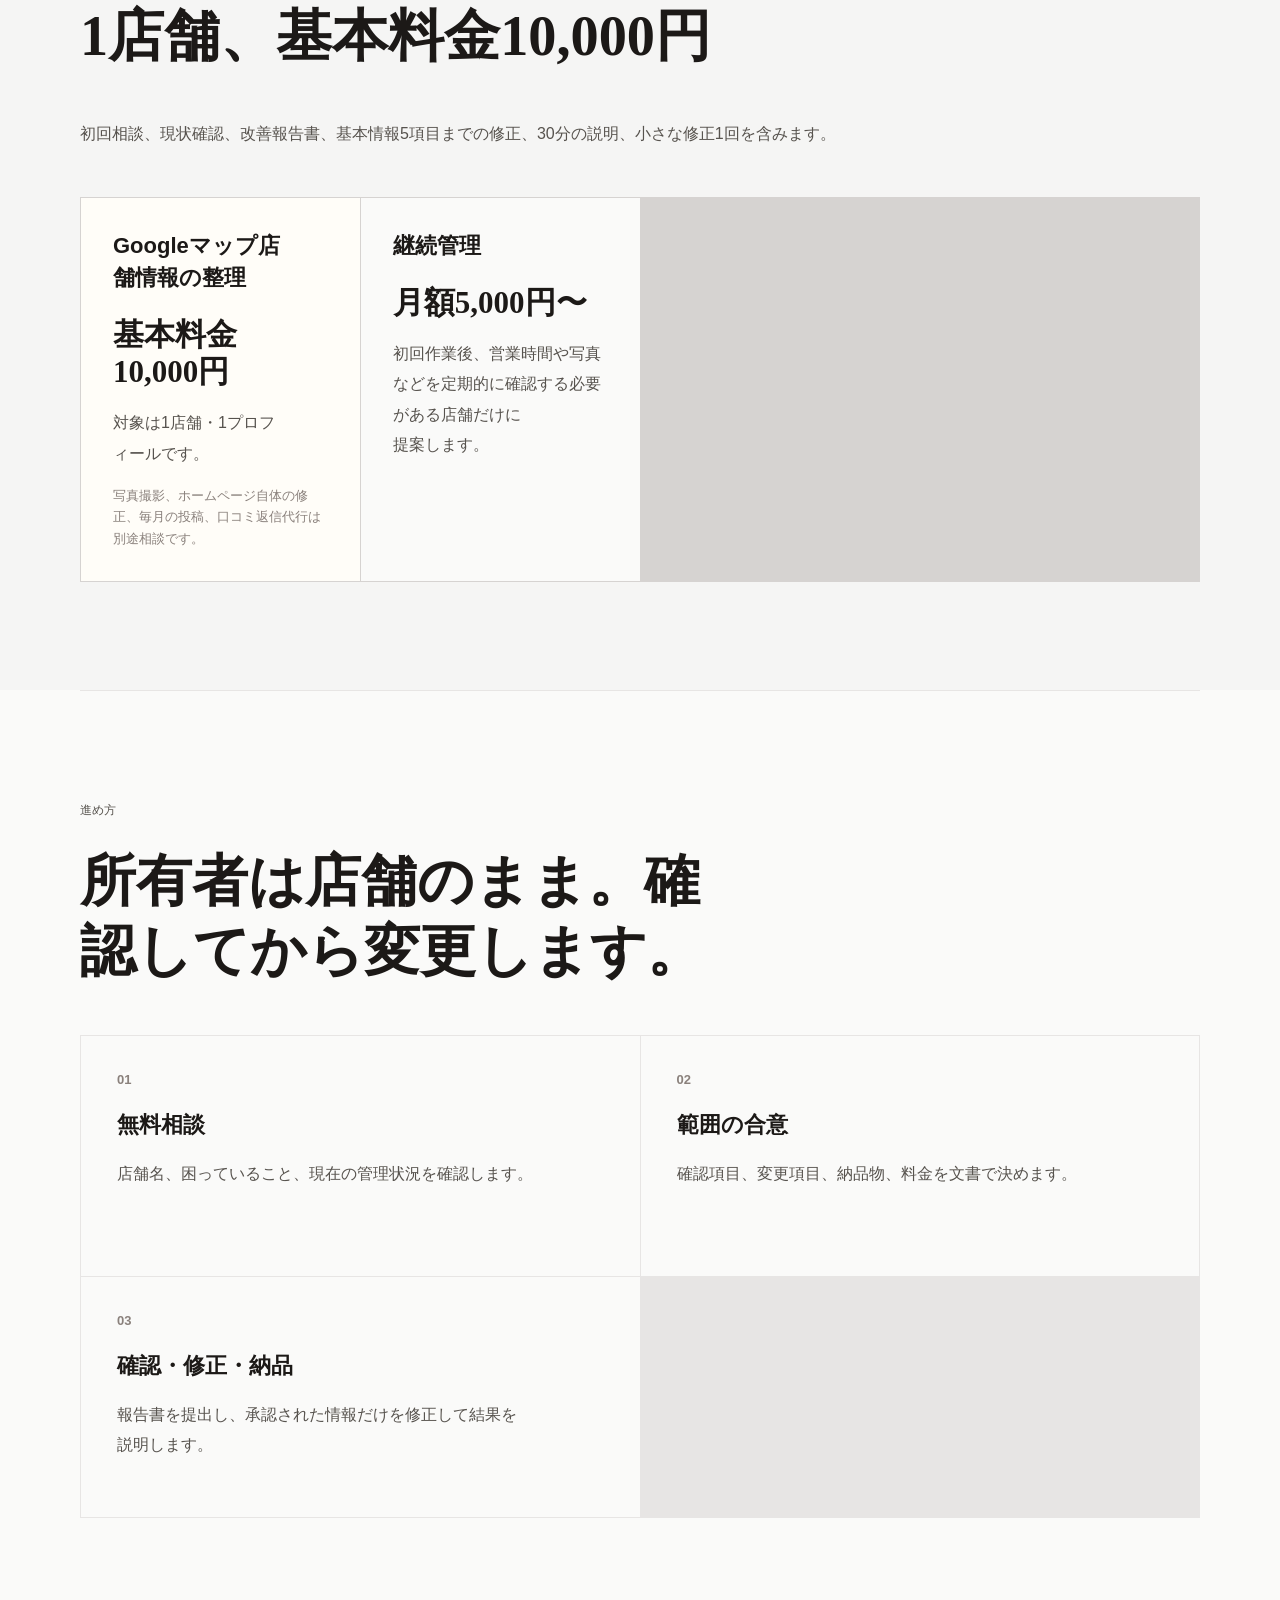
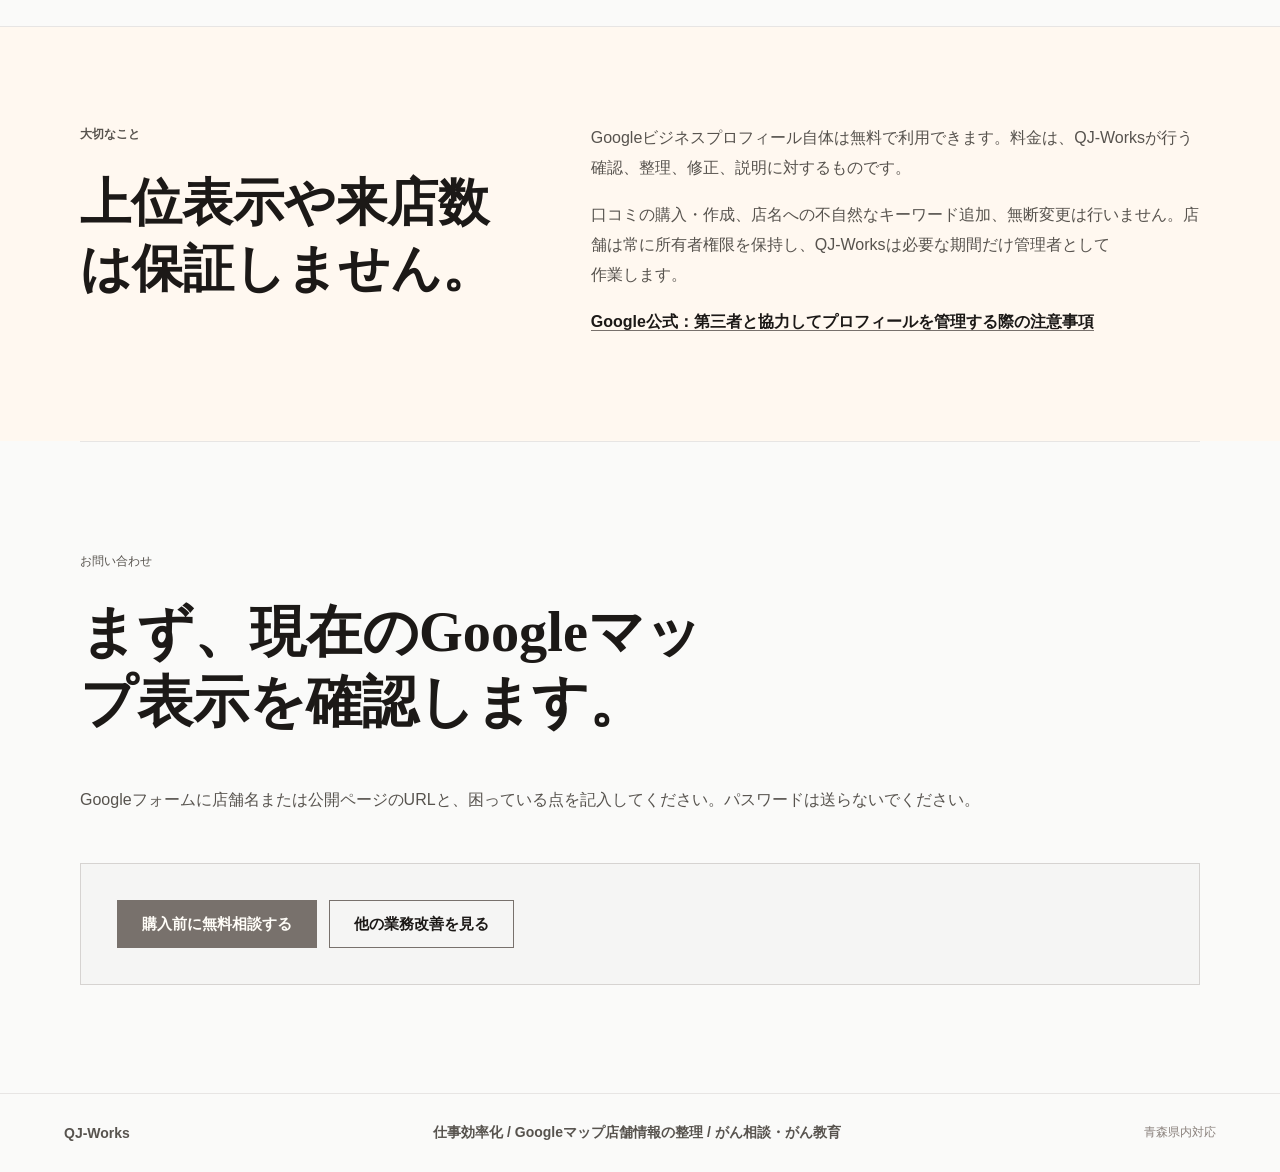
<file: google-map-support.html>
<!doctype html>
<html lang="ja">
  <head>
    <meta charset="utf-8">
    <meta name="viewport" content="width=device-width, initial-scale=1">
    <link rel="icon" href="assets/qj-works-logo.svg" type="image/svg+xml">
    <title>Googleマップ店舗情報の整理・改善 | QJ-Works</title>
    <meta name="description" content="青森県内の小規模事業者向けに、Googleマップの店舗情報とホームページの表記を確認し、改善報告書と合意した情報修正を行います。1店舗10,000円。">
    <meta name="robots" content="index, follow">
    <link rel="canonical" href="https://mswiimura-beep.github.io/qj-works/google-map-support.html">
    <meta property="og:site_name" content="QJ-Works">
    <meta property="og:title" content="Googleマップ店舗情報の整理・改善 | QJ-Works">
    <meta property="og:description" content="営業時間、連絡先、写真、サービス内容、ホームページとの表記を1店舗ずつ整理します。">
    <meta property="og:type" content="website">
    <meta property="og:url" content="https://mswiimura-beep.github.io/qj-works/google-map-support.html">
    <meta property="og:image" content="https://mswiimura-beep.github.io/qj-works/assets/qj-works-logo.svg">
    <meta property="og:locale" content="ja_JP">
    <meta name="twitter:card" content="summary_large_image">
    <link rel="stylesheet" href="styles.css?v=map-support-20260915">
    <script src="analytics.js" defer></script>
    <script type="application/ld+json">
      {
        "@context": "https://schema.org",
        "@type": "Service",
        "name": "Googleマップ店舗情報の整理・改善",
        "provider": {"@type": "Organization", "name": "QJ-Works", "url": "https://mswiimura-beep.github.io/qj-works/"},
        "areaServed": "青森県",
        "description": "Googleビジネスプロフィールとホームページの公開情報を確認し、改善報告書の提出と合意した情報修正を行います。",
        "offers": {"@type": "Offer", "price": 10000, "priceCurrency": "JPY", "availability": "https://schema.org/InStock"}
      }
    </script>
  </head>
  <body class="homePage">
    <header class="siteHeader" aria-label="サイトヘッダー">
      <a class="brand" href="index.html" aria-label="QJ-Works トップへ"><img src="assets/qj-works-logo.svg" alt="QJ-Works"></a>
      <nav class="nav" aria-label="主要ナビゲーション">
        <a href="#service">サービス内容</a><a href="#price">料金</a><a href="#flow">進め方</a><a href="#rules">運用方針</a><a href="#contact">相談する</a><a href="index.html">QJ-Worksトップ</a>
      </nav>
    </header>
    <main id="top">
      <section class="hero">
        <div class="heroBackdrop" aria-hidden="true"></div>
        <div class="heroInner">
          <p class="eyebrow">青森県内の店舗・小規模事業者向け</p>
          <h1 class="offerHeadline">Googleマップの店舗情報を、<br>正確で伝わる状態に整えます。</h1>
          <p class="lead">営業時間、連絡先、写真、サービス内容、ホームページとの表記を確認します。難しい「MEO対策」ではなく、まず1店舗の情報整理から始めます。</p>
          <div class="heroActions"><a class="button primary" href="#contact">購入前に相談する</a><a class="button secondary" href="#price">料金と範囲を見る</a></div>
        </div>
      </section>
      <section class="section" id="service">
        <div class="sectionHeader"><p class="eyebrow">納品するもの</p><h2>公開情報を確認し、直す順番を整理します。</h2><p>現在の表示を確認し、事業者ご本人と合意した内容だけを修正します。</p></div>
        <div class="serviceGrid">
          <article><h3>現状確認</h3><p>店名、住所、電話番号、営業時間、カテゴリ、写真、サービス内容、ホームページへのリンクを確認します。</p></article>
          <article><h3>改善報告書</h3><p>不足や不一致を、すぐ直す項目・後で検討する項目に分け、A4で1〜2ページにまとめます。</p></article>
          <article><h3>情報修正</h3><p>合意した基本情報を5項目まで修正します。QJ-Worksが作業する場合は、所有権ではなく管理者権限を使用します。</p></article>
          <article><h3>30分の説明</h3><p>変更内容、今後ご自身で確認する場所、口コミへ返信するときの注意点をオンラインで説明します。</p></article>
        </div>
      </section>
      <section class="section priceSection" id="price">
        <div class="sectionHeader"><p class="eyebrow">料金</p><h2>1店舗、基本料金10,000円</h2><p>初回相談、現状確認、改善報告書、基本情報5項目までの修正、30分の説明、小さな修正1回を含みます。</p></div>
        <div class="priceGrid">
          <article class="priceCard featured"><h3>Googleマップ店舗情報の整理</h3><p class="price">基本料金10,000円</p><p>対象は1店舗・1プロフィールです。</p><p class="priceDetail">写真撮影、ホームページ自体の修正、毎月の投稿、口コミ返信代行は別途相談です。</p></article>
          <article class="priceCard"><h3>継続管理</h3><p class="price">月額5,000円〜</p><p>初回作業後、営業時間や写真などを定期的に確認する必要がある店舗だけに提案します。</p></article>
        </div>
      </section>
      <section class="section" id="flow">
        <div class="sectionHeader"><p class="eyebrow">進め方</p><h2>所有者は店舗のまま。確認してから変更します。</h2></div>
        <div class="introGrid">
          <article><span class="marker">01</span><h2>無料相談</h2><p>店舗名、困っていること、現在の管理状況を確認します。</p></article>
          <article><span class="marker">02</span><h2>範囲の合意</h2><p>確認項目、変更項目、納品物、料金を文書で決めます。</p></article>
          <article><span class="marker">03</span><h2>確認・修正・納品</h2><p>報告書を提出し、承認された情報だけを修正して結果を説明します。</p></article>
        </div>
      </section>
      <section class="safetyBand" id="rules" aria-labelledby="rulesTitle">
        <div><p class="eyebrow">大切なこと</p><h2 id="rulesTitle">上位表示や来店数は保証しません。</h2></div>
        <div>
          <p>Googleビジネスプロフィール自体は無料で利用できます。料金は、QJ-Worksが行う確認、整理、修正、説明に対するものです。</p>
          <p>口コミの購入・作成、店名への不自然なキーワード追加、無断変更は行いません。店舗は常に所有者権限を保持し、QJ-Worksは必要な期間だけ管理者として作業します。</p>
          <p><a class="textLink" href="https://support.google.com/business/answer/7163406?hl=ja" target="_blank" rel="noopener">Google公式：第三者と協力してプロフィールを管理する際の注意事項</a></p>
        </div>
      </section>
      <section class="section contactSection" id="contact">
        <div class="sectionHeader"><p class="eyebrow">お問い合わせ</p><h2>まず、現在のGoogleマップ表示を確認します。</h2><p>Googleフォームに店舗名または公開ページのURLと、困っている点を記入してください。パスワードは送らないでください。</p></div>
        <div class="contactForm"><div class="contactActions"><a class="button primary" href="https://docs.google.com/forms/d/e/1FAIpQLSeEho61kn0gLhdYftS95aGUvH8MVfNk1YE08l_PsQ6RUeQeow/viewform" target="_blank" rel="noopener">購入前に無料相談する</a><a class="button outline" href="index.html">他の業務改善を見る</a></div></div>
      </section>
    </main>
    <footer class="footer"><p>QJ-Works</p><p>仕事効率化 / Googleマップ店舗情報の整理 / がん相談・がん教育</p><p class="footerOwner">青森県内対応</p></footer>
    <script src="orphan-control.js?v=orphan-20260803" defer></script>
  </body>
</html>
</file>
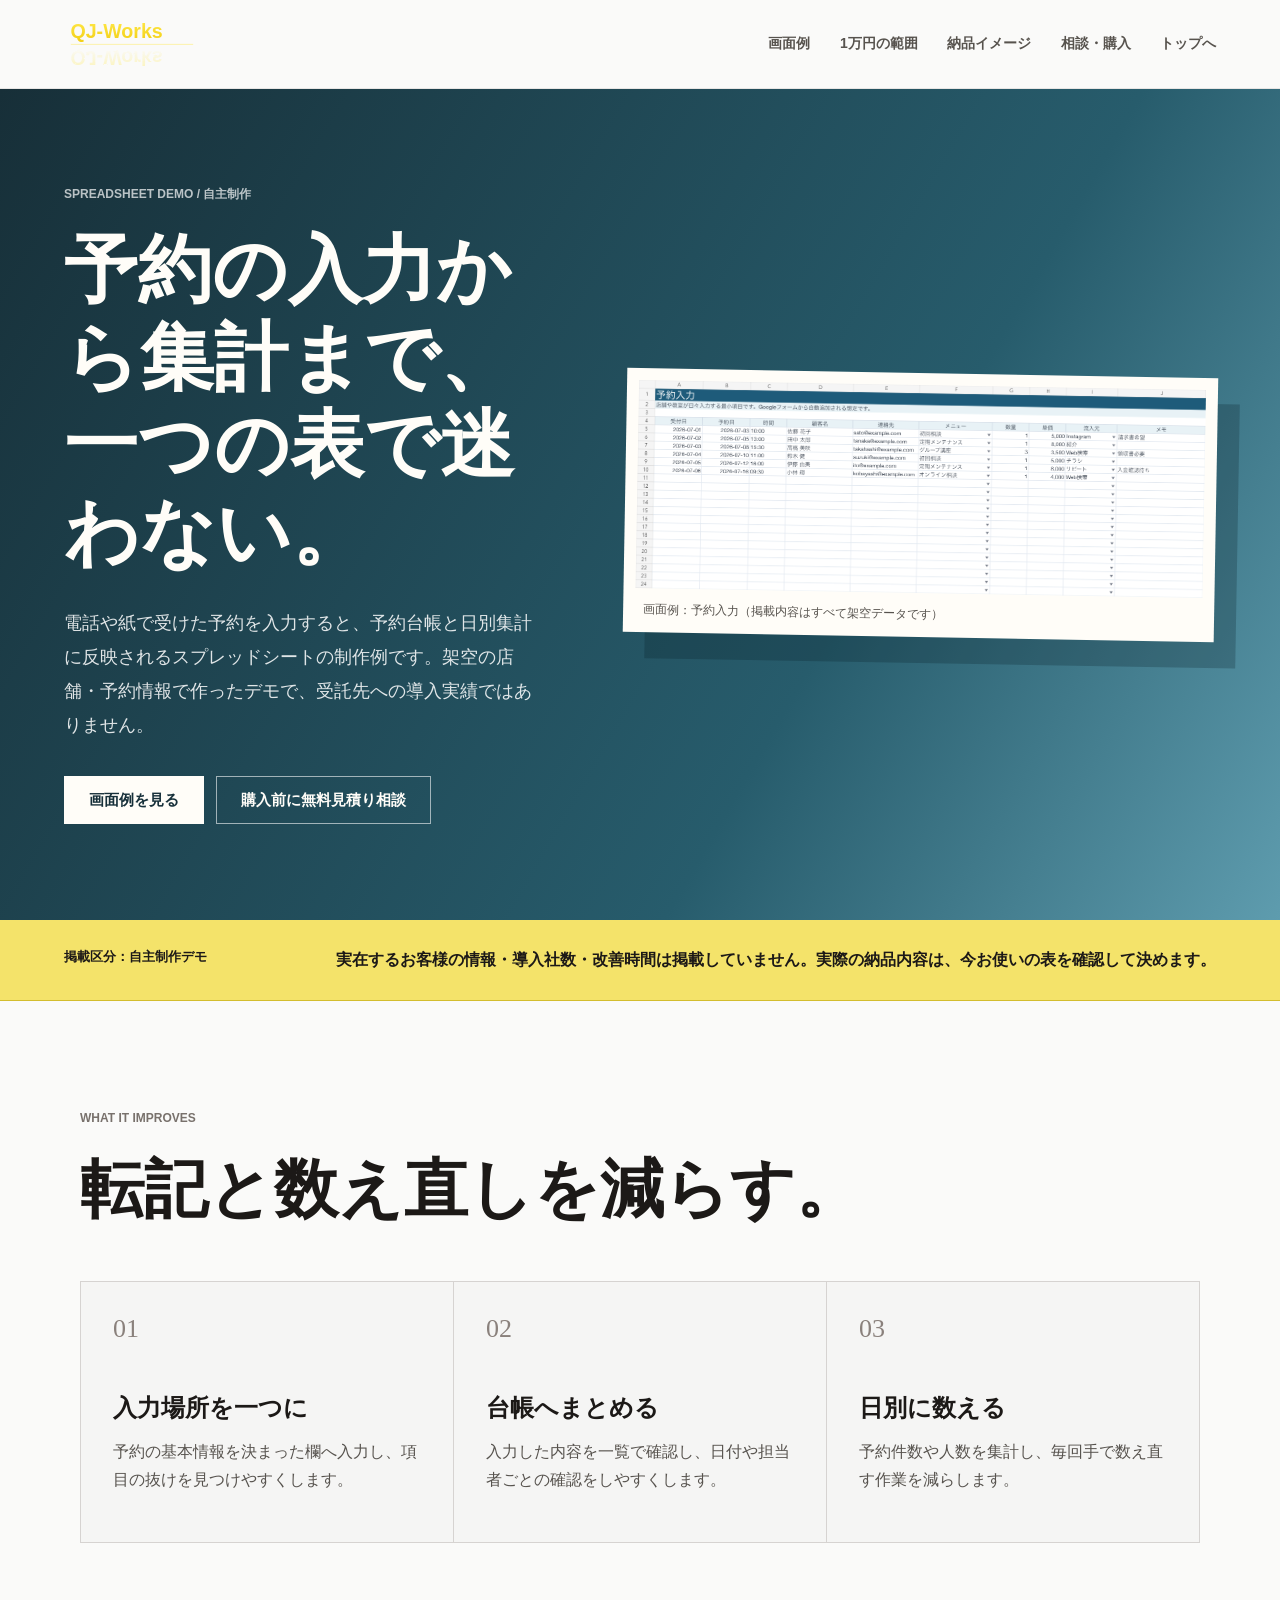
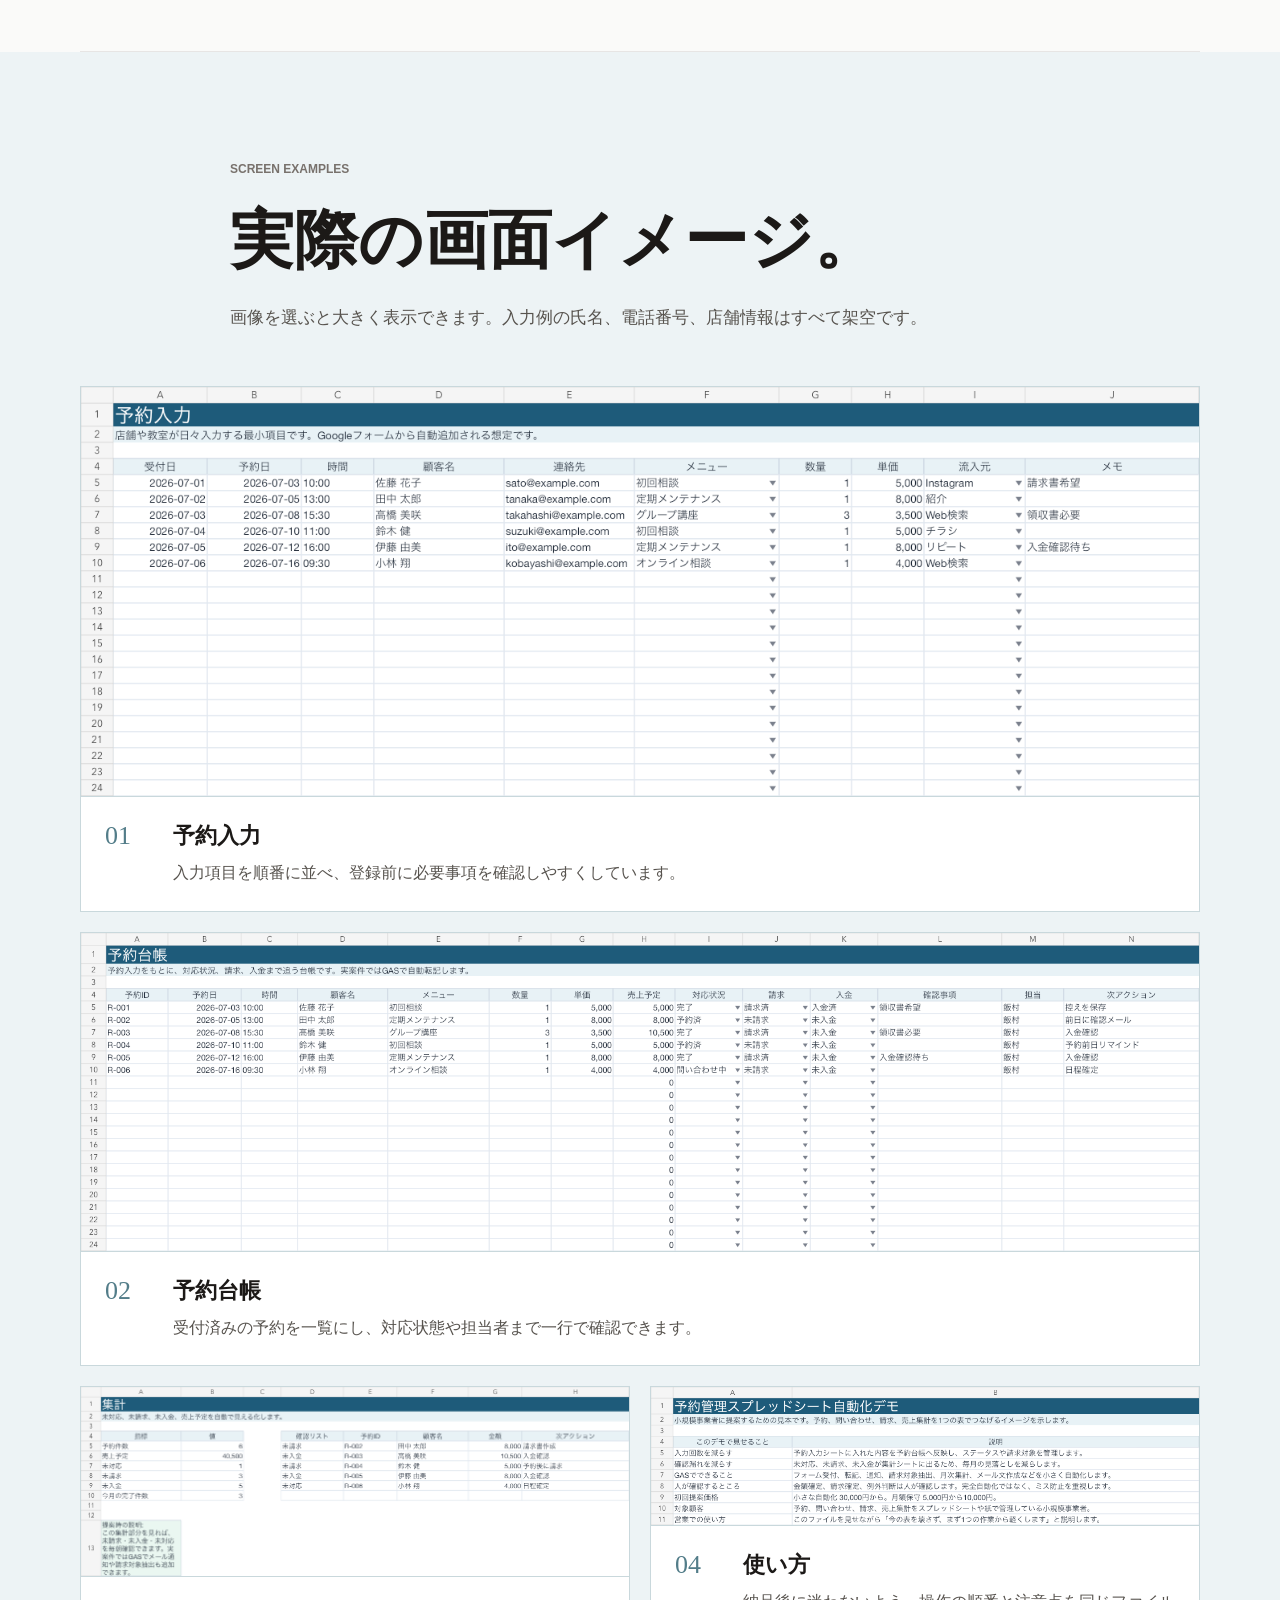
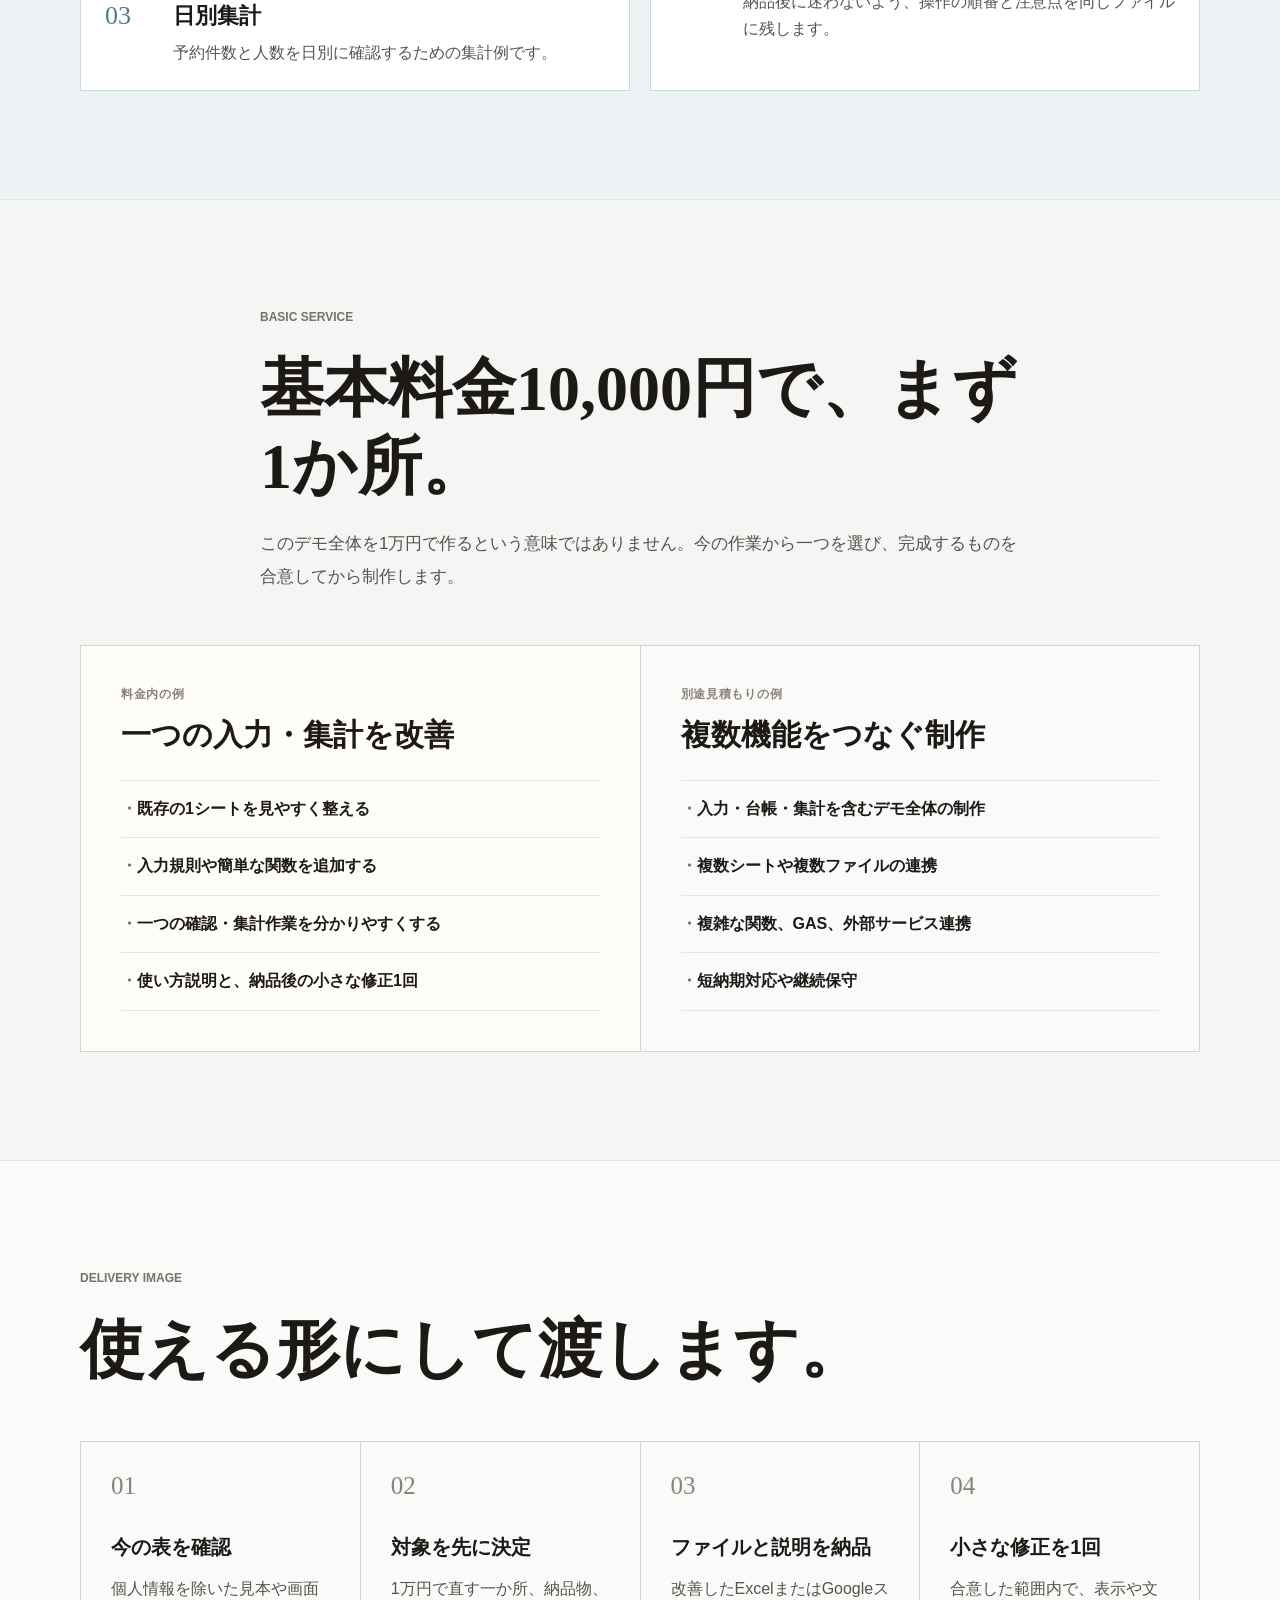
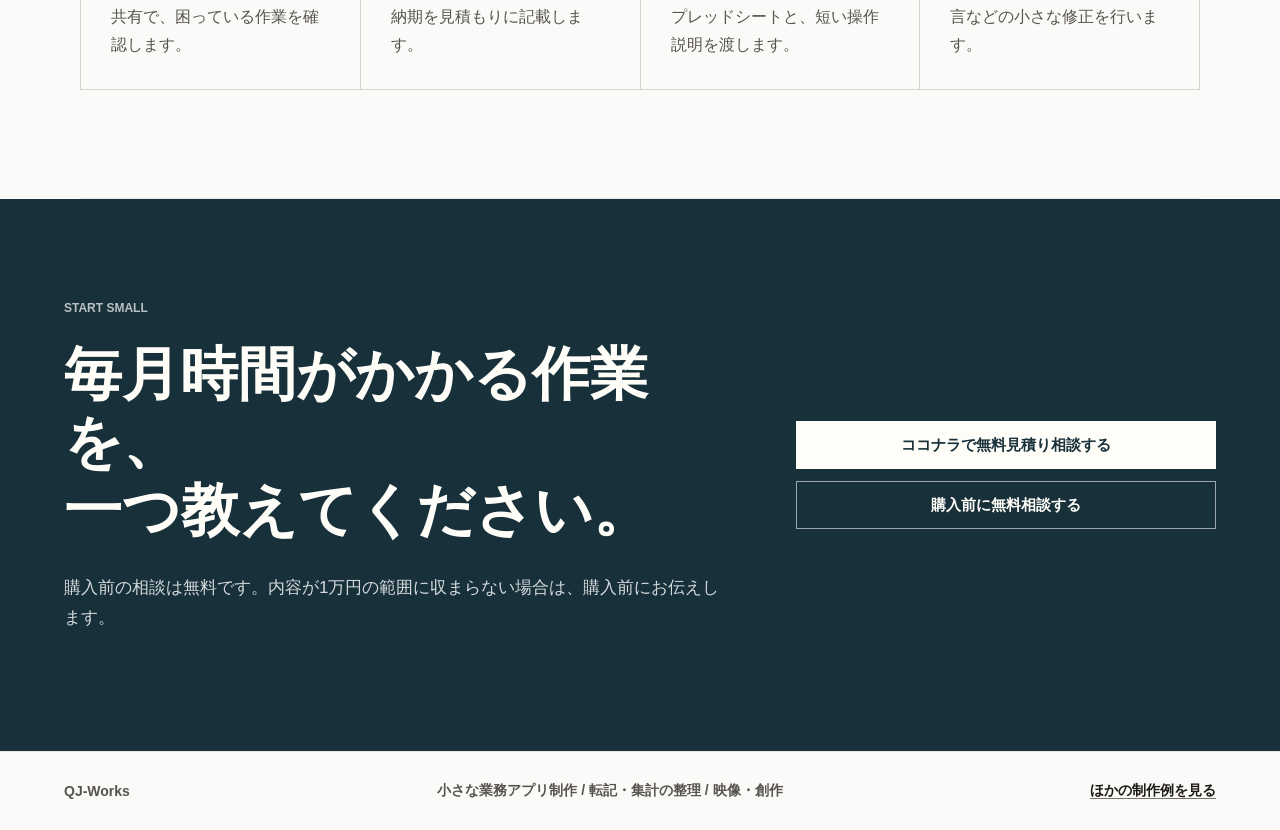
<file: reservation-demo.html>
<!doctype html>
<html lang="ja">
  <head>
    <meta charset="utf-8">
    <meta name="viewport" content="width=device-width, initial-scale=1">
    <link rel="icon" href="assets/qj-works-logo.svg" type="image/svg+xml">
    <title>予約管理スプレッドシート デモ | QJ-Works</title>
    <meta name="description" content="予約入力、台帳、日別集計を一つにまとめた、QJ-Worksの自主制作スプレッドシートデモです。基本料金10,000円で改善できる範囲も紹介します。">
    <meta name="robots" content="index, follow">
    <link rel="canonical" href="https://mswiimura-beep.github.io/qj-works/reservation-demo.html">
    <meta property="og:site_name" content="QJ-Works">
    <meta property="og:title" content="予約管理スプレッドシート デモ | QJ-Works">
    <meta property="og:description" content="入力、台帳、集計をつなげた自主制作デモ。紙・Excelの作業1か所を基本料金10,000円で改善します。">
    <meta property="og:type" content="website">
    <meta property="og:url" content="https://mswiimura-beep.github.io/qj-works/reservation-demo.html">
    <meta property="og:image" content="https://mswiimura-beep.github.io/qj-works/assets/portfolio/reservation-demo/input.png">
    <meta property="og:locale" content="ja_JP">
    <meta name="twitter:card" content="summary_large_image">
    <meta name="twitter:title" content="予約管理スプレッドシート デモ | QJ-Works">
    <meta name="twitter:description" content="予約入力、台帳、日別集計を一つにまとめた自主制作デモです。">
    <meta name="twitter:image" content="https://mswiimura-beep.github.io/qj-works/assets/portfolio/reservation-demo/input.png">
    <link rel="stylesheet" href="styles.css?v=coconala-cta-mobile-20260817">
    <link rel="stylesheet" href="reservation-demo.css?v=reservation-demo-20260817">
    <script src="analytics.js" defer></script>
  </head>
  <body>
    <header class="siteHeader" aria-label="サイトヘッダー">
      <a class="brand" href="index.html" aria-label="QJ-Works トップへ戻る">
        <img src="assets/qj-works-logo.svg" alt="QJ-Works">
      </a>
      <nav class="nav" aria-label="予約管理デモ内のナビゲーション">
        <a href="#screens">画面例</a>
        <a href="#scope">1万円の範囲</a>
        <a href="#delivery">納品イメージ</a>
        <a href="#contact">相談・購入</a>
        <a href="index.html">トップへ</a>
      </nav>
    </header>

    <main class="demoPage">
      <section class="demoHero">
        <div class="demoHeroCopy">
          <p class="eyebrow">SPREADSHEET DEMO / 自主制作</p>
          <h1>予約の入力から集計まで、<br>一つの表で迷わない。</h1>
          <p class="demoLead">電話や紙で受けた予約を入力すると、予約台帳と日別集計に反映されるスプレッドシートの制作例です。架空の店舗・予約情報で作ったデモで、受託先への導入実績ではありません。</p>
          <div class="heroActions">
            <a class="button demoPrimary" href="#screens">画面例を見る</a>
            <a class="button demoSecondary" href="https://coconala.com/services/4303159" target="_blank" rel="noopener">購入前に無料見積り相談</a>
          </div>
        </div>
        <figure class="demoHeroVisual">
          <img src="assets/portfolio/reservation-demo/input.png" width="1390" height="509" alt="架空データを使った予約入力画面。日付、時間、氏名、連絡先、人数、メニューを入力できる">
          <figcaption>画面例：予約入力（掲載内容はすべて架空データです）</figcaption>
        </figure>
      </section>

      <aside class="demoDisclosure" aria-label="デモの位置づけ">
        <strong>掲載区分：自主制作デモ</strong>
        <span>実在するお客様の情報・導入社数・改善時間は掲載していません。実際の納品内容は、今お使いの表を確認して決めます。</span>
      </aside>

      <section class="demoSection problemSection" aria-labelledby="problemTitle">
        <div class="demoSectionHeader">
          <p class="eyebrow">WHAT IT IMPROVES</p>
          <h2 id="problemTitle">転記と数え直しを減らす。</h2>
        </div>
        <div class="improvementGrid">
          <article><span>01</span><h3>入力場所を一つに</h3><p>予約の基本情報を決まった欄へ入力し、項目の抜けを見つけやすくします。</p></article>
          <article><span>02</span><h3>台帳へまとめる</h3><p>入力した内容を一覧で確認し、日付や担当者ごとの確認をしやすくします。</p></article>
          <article><span>03</span><h3>日別に数える</h3><p>予約件数や人数を集計し、毎回手で数え直す作業を減らします。</p></article>
        </div>
      </section>

      <section class="demoSection screenSection" id="screens" aria-labelledby="screensTitle">
        <div class="demoSectionHeader">
          <p class="eyebrow">SCREEN EXAMPLES</p>
          <h2 id="screensTitle">実際の画面イメージ。</h2>
          <p>画像を選ぶと大きく表示できます。入力例の氏名、電話番号、店舗情報はすべて架空です。</p>
        </div>
        <div class="screenList">
          <figure class="screenCard wide">
            <a href="assets/portfolio/reservation-demo/input.png" target="_blank" rel="noopener">
              <img src="assets/portfolio/reservation-demo/input.png" width="1390" height="509" loading="lazy" alt="予約日、時間、氏名、電話番号、人数、メニューを入力する予約入力シート">
            </a>
            <figcaption><span>01</span><div><h3>予約入力</h3><p>入力項目を順番に並べ、登録前に必要事項を確認しやすくしています。</p></div></figcaption>
          </figure>
          <figure class="screenCard wide">
            <a href="assets/portfolio/reservation-demo/ledger.png" target="_blank" rel="noopener">
              <img src="assets/portfolio/reservation-demo/ledger.png" width="1786" height="509" loading="lazy" alt="受付番号、予約日、時間、氏名、人数、メニュー、担当、状態を一覧にした予約台帳">
            </a>
            <figcaption><span>02</span><div><h3>予約台帳</h3><p>受付済みの予約を一覧にし、対応状態や担当者まで一行で確認できます。</p></div></figcaption>
          </figure>
          <figure class="screenCard">
            <a href="assets/portfolio/reservation-demo/summary.png" target="_blank" rel="noopener">
              <img src="assets/portfolio/reservation-demo/summary.png" width="1106" height="381" loading="lazy" alt="日付ごとの予約件数と人数を表示する日別集計シート">
            </a>
            <figcaption><span>03</span><div><h3>日別集計</h3><p>予約件数と人数を日別に確認するための集計例です。</p></div></figcaption>
          </figure>
          <figure class="screenCard">
            <a href="assets/portfolio/reservation-demo/guide.png" target="_blank" rel="noopener">
              <img src="assets/portfolio/reservation-demo/guide.png" width="994" height="249" loading="lazy" alt="入力、確認、集計の操作順を短く説明する使い方シート">
            </a>
            <figcaption><span>04</span><div><h3>使い方</h3><p>納品後に迷わないよう、操作の順番と注意点を同じファイルに残します。</p></div></figcaption>
          </figure>
        </div>
      </section>

      <section class="demoSection scopeSection" id="scope" aria-labelledby="scopeTitle">
        <div class="demoSectionHeader compact">
          <p class="eyebrow">BASIC SERVICE</p>
          <h2 id="scopeTitle">基本料金10,000円で、まず1か所。</h2>
          <p>このデモ全体を1万円で作るという意味ではありません。今の作業から一つを選び、完成するものを合意してから制作します。</p>
        </div>
        <div class="scopeGrid">
          <article class="included">
            <p class="scopeLabel">料金内の例</p>
            <h3>一つの入力・集計を改善</h3>
            <ul>
              <li>既存の1シートを見やすく整える</li>
              <li>入力規則や簡単な関数を追加する</li>
              <li>一つの確認・集計作業を分かりやすくする</li>
              <li>使い方説明と、納品後の小さな修正1回</li>
            </ul>
          </article>
          <article>
            <p class="scopeLabel">別途見積もりの例</p>
            <h3>複数機能をつなぐ制作</h3>
            <ul>
              <li>入力・台帳・集計を含むデモ全体の制作</li>
              <li>複数シートや複数ファイルの連携</li>
              <li>複雑な関数、GAS、外部サービス連携</li>
              <li>短納期対応や継続保守</li>
            </ul>
          </article>
        </div>
      </section>

      <section class="demoSection deliverySection" id="delivery" aria-labelledby="deliveryTitle">
        <div class="demoSectionHeader">
          <p class="eyebrow">DELIVERY IMAGE</p>
          <h2 id="deliveryTitle">使える形にして渡します。</h2>
        </div>
        <ol class="deliveryFlow">
          <li><span>01</span><div><h3>今の表を確認</h3><p>個人情報を除いた見本や画面共有で、困っている作業を確認します。</p></div></li>
          <li><span>02</span><div><h3>対象を先に決定</h3><p>1万円で直す一か所、納品物、納期を見積もりに記載します。</p></div></li>
          <li><span>03</span><div><h3>ファイルと説明を納品</h3><p>改善したExcelまたはGoogleスプレッドシートと、短い操作説明を渡します。</p></div></li>
          <li><span>04</span><div><h3>小さな修正を1回</h3><p>合意した範囲内で、表示や文言などの小さな修正を行います。</p></div></li>
        </ol>
      </section>

      <section class="demoContact" id="contact">
        <div>
          <p class="eyebrow">START SMALL</p>
          <h2>毎月時間がかかる作業を、<br>一つ教えてください。</h2>
          <p>購入前の相談は無料です。内容が1万円の範囲に収まらない場合は、購入前にお伝えします。</p>
        </div>
        <div class="contactActions">
          <a class="button demoPrimary" href="https://coconala.com/services/4303159" target="_blank" rel="noopener">ココナラで無料見積り相談する</a>
          <a class="button demoSecondary" href="https://docs.google.com/forms/d/e/1FAIpQLSeEho61kn0gLhdYftS95aGUvH8MVfNk1YE08l_PsQ6RUeQeow/viewform" target="_blank" rel="noopener">購入前に無料相談する</a>
        </div>
      </section>
    </main>

    <footer class="footer">
      <p>QJ-Works</p>
      <p>小さな業務アプリ制作 / 転記・集計の整理 / 映像・創作</p>
      <p><a class="textLink" href="portfolio.html">ほかの制作例を見る</a></p>
    </footer>
  </body>
</html>
</file>
<file: styles.css>
:root {
  color-scheme: light;
  --background: #fafaf9;
  --surface: #f5f5f4;
  --surface-raised: #efedeb;
  --paper: #fffdf8;
  --text: #1c1917;
  --text-secondary: #57534e;
  --text-tertiary: #8a817c;
  --stone: #78716c;
  --stone-dark: #44403c;
  --sage: #a8a29e;
  --border-subtle: #e7e5e4;
  --border-medium: #d6d3d1;
  --ink: #1c1917;
  --header-background: rgba(250, 250, 249, 0.94);
  --hero-start: rgba(28, 25, 23, 0.98);
  --hero-middle: rgba(28, 25, 23, 0.86);
  --hero-end: rgba(68, 64, 60, 0.82);
  --accent: #78716c;
  --focus-ring: 0 0 0 2px #fafaf9, 0 0 0 4px #78716c;
}

:root[data-time-theme="morning"] {
  --background: #fff9ef;
  --surface: #f8eddd;
  --surface-raised: #f1dfc7;
  --paper: #fffdf8;
  --border-subtle: #eadbc8;
  --border-medium: #d7bea1;
  --stone: #a46236;
  --stone-dark: #714025;
  --header-background: rgba(255, 249, 239, 0.94);
  --hero-start: rgba(65, 43, 35, 0.98);
  --hero-middle: rgba(124, 71, 42, 0.88);
  --hero-end: rgba(224, 142, 72, 0.78);
  --accent: #d78342;
}

:root[data-time-theme="dawn"] {
  --background: #f8f4f5;
  --surface: #eee7eb;
  --surface-raised: #e4dbe2;
  --paper: #fffafb;
  --border-subtle: #dfd4dc;
  --border-medium: #c9b9c5;
  --stone: #886a82;
  --stone-dark: #58465f;
  --header-background: rgba(248, 244, 245, 0.94);
  --hero-start: rgba(24, 29, 49, 0.99);
  --hero-middle: rgba(76, 69, 92, 0.92);
  --hero-end: rgba(211, 139, 139, 0.8);
  --accent: #d49a98;
}

:root[data-time-theme="day"] {
  --background: #f4f9fb;
  --surface: #e8f1f4;
  --surface-raised: #dce9ed;
  --paper: #fbfefe;
  --border-subtle: #d6e4e8;
  --border-medium: #bfd3da;
  --stone: #3d7687;
  --stone-dark: #285766;
  --header-background: rgba(244, 249, 251, 0.94);
  --hero-start: rgba(23, 48, 59, 0.98);
  --hero-middle: rgba(36, 83, 99, 0.88);
  --hero-end: rgba(80, 146, 165, 0.8);
  --accent: #62afc5;
}

:root[data-time-theme="evening"] {
  --background: #fbf5f1;
  --surface: #f2e6e1;
  --surface-raised: #ead7d0;
  --paper: #fffaf7;
  --border-subtle: #e5d3cc;
  --border-medium: #d2b8ae;
  --stone: #9a5a5c;
  --stone-dark: #693d4d;
  --header-background: rgba(251, 245, 241, 0.94);
  --hero-start: rgba(39, 30, 48, 0.98);
  --hero-middle: rgba(91, 52, 70, 0.9);
  --hero-end: rgba(205, 104, 75, 0.8);
  --accent: #d77c63;
}

:root[data-time-theme="night"] {
  --background: #eef2f7;
  --surface: #e0e7f0;
  --surface-raised: #d2dce8;
  --paper: #f7f9fc;
  --border-subtle: #ccd6e2;
  --border-medium: #afbdce;
  --stone: #526f95;
  --stone-dark: #314967;
  --header-background: rgba(238, 242, 247, 0.94);
  --hero-start: rgba(10, 18, 33, 0.99);
  --hero-middle: rgba(23, 38, 64, 0.94);
  --hero-end: rgba(46, 68, 102, 0.88);
  --accent: #718eb5;
}

* {
  box-sizing: border-box;
}

html {
  scroll-behavior: smooth;
}

body {
  margin: 0;
  color: var(--text);
  font-family: Inter, -apple-system, BlinkMacSystemFont, "Segoe UI", "Hiragino Sans", "Hiragino Kaku Gothic ProN", "Yu Gothic", Meiryo, sans-serif;
  background: var(--background);
  letter-spacing: 0;
  transition: background-color 900ms ease, color 500ms ease;
}

img {
  display: block;
  max-width: 100%;
}

a {
  color: inherit;
  text-decoration: none;
}

a:focus-visible,
button:focus-visible {
  outline: none;
  box-shadow: var(--focus-ring);
}

.textLink {
  color: var(--text);
  border-bottom: 1px solid var(--stone);
  font-weight: 800;
}

.textLink:hover {
  color: var(--stone-dark);
  border-bottom-color: var(--stone-dark);
}

.siteHeader {
  position: sticky;
  top: 0;
  z-index: 10;
  display: flex;
  align-items: center;
  justify-content: space-between;
  gap: 24px;
  min-height: 76px;
  padding: 12px clamp(20px, 5vw, 72px);
  background: var(--header-background);
  border-bottom: 1px solid var(--border-subtle);
  backdrop-filter: blur(12px);
}

.brand {
  display: inline-flex;
  align-items: center;
  flex: 0 0 auto;
  width: 136px;
}

.brand img {
  width: 100%;
  height: auto;
}

.nav {
  display: flex;
  gap: clamp(14px, 2.3vw, 30px);
  color: var(--text-secondary);
  font-size: 14px;
  font-weight: 600;
  white-space: nowrap;
}

.nav a {
  padding: 8px 0;
  border-bottom: 1px solid transparent;
}

.nav a:hover {
  color: var(--text);
  border-bottom-color: var(--stone);
}

.hero {
  position: relative;
  min-height: 680px;
  display: flex;
  align-items: center;
  overflow: hidden;
  color: var(--paper);
  background: var(--ink);
  border-bottom: 1px solid var(--border-medium);
}

.heroBackdrop {
  position: absolute;
  inset: 0;
  background:
    linear-gradient(90deg, var(--hero-start) 0%, var(--hero-middle) 54%, var(--hero-end) 100%);
  transition: background 1200ms ease;
}

.heroInner {
  position: relative;
  width: min(1040px, calc(100% - 48px));
  margin: 0 auto;
  padding: 48px 0 100px;
}

.eyebrow {
  margin: 0 0 24px;
  color: var(--stone);
  font-size: 12px;
  font-weight: 700;
  line-height: 1.5;
  letter-spacing: 0;
  text-transform: uppercase;
}

.hero .eyebrow {
  color: #ded8cf;
}

h1,
h2,
h3,
p {
  margin-top: 0;
}

.visuallyHidden {
  position: absolute;
  width: 1px;
  height: 1px;
  padding: 0;
  overflow: hidden;
  clip: rect(0, 0, 0, 0);
  white-space: nowrap;
  border: 0;
}

h1,
.sectionHeader h2,
.copyBlock h2,
.shootingCopy h2,
.ctaBand h2 {
  font-family: Georgia, "Hiragino Mincho ProN", "Yu Mincho", serif;
}

h1 {
  max-width: 760px;
  margin-bottom: 30px;
  font-size: clamp(54px, 8vw, 104px);
  line-height: 1.08;
  font-weight: 700;
}

.heroLogo {
  width: min(440px, 78vw);
  height: auto;
  margin: -18px 0 16px;
}

.lead {
  max-width: 760px;
  margin-bottom: 28px;
  color: rgba(255, 253, 248, 0.88);
  font-size: clamp(17px, 1.55vw, 20px);
  line-height: 1.75;
  font-weight: 500;
}

.heroActions,
.contactActions {
  display: flex;
  flex-wrap: wrap;
  gap: 12px;
}

.choiceGrid {
  display: grid;
  grid-template-columns: repeat(2, minmax(0, 1fr));
  gap: 12px;
  width: min(820px, 100%);
}

.choiceCard {
  display: grid;
  gap: 8px;
  min-height: 150px;
  padding: 24px;
  color: var(--text);
  background: var(--paper);
  border: 1px solid rgba(255, 255, 255, 0.42);
}

.choiceCard:hover {
  transform: translateY(-2px);
  background: #fff;
}

.choiceCard span {
  color: var(--text-tertiary);
  font-size: 12px;
  font-weight: 700;
}

.choiceCard strong {
  font-family: Georgia, "Hiragino Mincho ProN", "Yu Mincho", serif;
  font-size: clamp(23px, 2.5vw, 31px);
  line-height: 1.35;
}

.choiceCard small {
  color: var(--text-secondary);
  font-size: 13px;
  font-weight: 600;
  line-height: 1.65;
}

.cancerChoice {
  background: #fff0e3;
  border-color: #f2a56f;
}

.cancerChoice span,
.cancerChoice strong {
  color: #8f2f0d;
}

.businessGuide {
  display: grid;
  grid-template-columns: minmax(0, 1fr) auto;
  gap: 32px;
  align-items: center;
  padding: 28px clamp(24px, 5vw, 72px);
  color: #17303b;
  background: #e8f1f4;
  border-bottom: 1px solid #bfd3da;
}

.businessGuide p,
.businessGuide h2 {
  margin: 0;
}

.businessGuide p {
  margin-bottom: 5px;
  color: #3d7687;
  font-size: 12px;
  font-weight: 800;
}

.businessGuide h2 {
  font-family: Georgia, "Hiragino Mincho ProN", "Yu Mincho", serif;
  font-size: clamp(22px, 2.5vw, 32px);
  line-height: 1.35;
}

.businessGuide a {
  max-width: 360px;
  padding: 14px 18px;
  color: #8f2f0d;
  background: #fff0e3;
  border: 1px solid #f2a56f;
  font-size: 13px;
  font-weight: 800;
  line-height: 1.55;
}

.offerHeadline {
  max-width: 820px;
  margin: 8px 0 24px;
  color: var(--paper);
  font-family: Georgia, "Hiragino Mincho ProN", "Yu Mincho", serif;
  font-size: clamp(38px, 4.8vw, 58px);
  font-weight: 700;
  line-height: 1.18;
  letter-spacing: -0.03em;
}

.weatherCard {
  position: absolute;
  right: clamp(20px, 5vw, 72px);
  bottom: 34px;
  z-index: 3;
  width: min(300px, calc(100% - 40px));
  padding: 18px 20px 15px;
  color: var(--paper);
  background: rgba(12, 16, 22, 0.38);
  border: 1px solid rgba(255, 255, 255, 0.25);
  backdrop-filter: blur(14px);
  box-shadow: 0 18px 50px rgba(0, 0, 0, 0.14);
}

.weatherCardHeader {
  display: flex;
  align-items: flex-start;
  justify-content: space-between;
  gap: 16px;
}

.weatherLabel,
.weatherPlace,
.weatherSummary,
.weatherTemps,
.weatherSource {
  margin: 0;
}

.weatherLabel {
  color: rgba(255, 255, 255, 0.7);
  font-size: 11px;
  font-weight: 800;
  letter-spacing: 0.08em;
}

.weatherPlace {
  margin-top: 3px;
  font-size: 13px;
  font-weight: 700;
}

.weatherIcon {
  font-size: 28px;
  line-height: 1;
}

.weatherSummary {
  margin-top: 14px;
  font-size: 15px;
  font-weight: 700;
  line-height: 1.55;
}

.weatherTemps {
  margin-top: 6px;
  color: rgba(255, 255, 255, 0.82);
  font-size: 13px;
  font-weight: 700;
}

.weatherSource {
  margin-top: 10px;
  color: rgba(255, 255, 255, 0.58);
  font-size: 10px;
}

.weatherSource a {
  border-bottom: 1px solid rgba(255, 255, 255, 0.36);
}

.button {
  display: inline-flex;
  align-items: center;
  justify-content: center;
  min-height: 48px;
  padding: 12px 24px;
  border: 1px solid var(--border-medium);
  font-size: 15px;
  font-weight: 700;
  line-height: 1.2;
}

.button.primary {
  color: var(--paper);
  background: var(--stone);
  border-color: var(--stone);
}

.button.primary:hover {
  background: var(--text-secondary);
  border-color: var(--text-secondary);
}

.button.secondary {
  color: var(--paper);
  background: transparent;
  border-color: rgba(255, 253, 248, 0.58);
}

.button.secondary:hover {
  background: rgba(255, 253, 248, 0.1);
}

.button.outline {
  color: var(--text);
  background: transparent;
  border-color: var(--stone);
}

.button.outline:hover {
  color: var(--paper);
  background: var(--stone);
}

.introBand {
  position: relative;
  z-index: 2;
  padding: 96px clamp(20px, 5vw, 72px);
  background: var(--background);
}

.newsBand {
  display: grid;
  grid-template-columns: minmax(220px, 0.35fr) minmax(0, 1fr);
  gap: 48px;
  padding: 56px clamp(20px, 5vw, 72px);
  background: var(--paper);
  border-bottom: 1px solid var(--border-subtle);
}

.newsHeader {
  align-self: start;
}

.newsHeader h2 {
  margin: 0;
  color: var(--text);
  font-family: Georgia, "Hiragino Mincho ProN", "Yu Mincho", serif;
  font-size: clamp(28px, 3vw, 42px);
  line-height: 1.25;
}

.newsList {
  display: grid;
  gap: 1px;
  border: 1px solid var(--border-subtle);
  background: var(--border-subtle);
}

.newsList article {
  display: grid;
  grid-template-columns: 110px minmax(0, 1fr) auto;
  gap: 20px;
  align-items: center;
  padding: 22px 24px;
  background: var(--paper);
}

.newsList time {
  color: var(--text-tertiary);
  font-size: 13px;
  font-weight: 700;
}

.newsList h3 {
  margin: 0;
  color: var(--text);
  font-size: 16px;
  line-height: 1.6;
  font-weight: 700;
}

.serviceIntroHeader {
  width: min(1120px, 100%);
  margin: 0 auto 48px;
}

.introGrid {
  display: grid;
  grid-template-columns: repeat(2, minmax(0, 1fr));
  gap: 1px;
  width: min(1120px, 100%);
  margin: 0 auto;
  border: 1px solid var(--border-subtle);
  background: var(--border-subtle);
}

.introGrid article,
.serviceCard,
.priceCard,
.workGrid figure {
  background: var(--background);
  border: 0;
  box-shadow: none;
}

.introGrid article {
  min-height: 240px;
  padding: 36px;
}

.marker {
  display: block;
  margin-bottom: 22px;
  color: var(--text-tertiary);
  font-size: 13px;
  font-weight: 700;
}

.introGrid h2,
.serviceCard h3,
.priceCard h3 {
  color: var(--text);
  font-size: 22px;
  line-height: 1.45;
  font-weight: 700;
}

.introGrid p,
.serviceCard p,
.priceCard p,
.sectionHeader p,
.copyBlock p,
.ctaBand p {
  color: var(--text-secondary);
  line-height: 1.9;
  font-weight: 500;
}

.section {
  width: min(1120px, calc(100% - 48px));
  margin: 0 auto;
  padding: 108px 0;
  border-top: 1px solid var(--border-subtle);
}

.sectionHeader {
  max-width: 1120px;
  margin-bottom: 48px;
}

.sectionHeader h2,
.copyBlock h2,
.ctaBand h2 {
  color: var(--text);
  font-size: clamp(34px, 4.4vw, 58px);
  line-height: 1.25;
  font-weight: 700;
  text-wrap: balance;
}

.sectionHeader p,
.copyBlock p,
.ctaBand p {
  text-wrap: pretty;
}

.offerChecklist {
  display: grid;
  gap: 10px;
  margin: 24px 0 0;
  padding: 0;
  list-style: none;
}

.offerChecklist li {
  position: relative;
  padding-left: 26px;
  color: var(--text);
  font-weight: 700;
  line-height: 1.7;
}

.offerChecklist li::before {
  position: absolute;
  left: 0;
  content: "✓";
}

.ctaBand .offerLimit {
  margin-top: 18px;
  color: var(--text-tertiary);
  font-size: 13px;
  line-height: 1.7;
}

.aboutSection {
  padding-top: 96px;
}

.aboutLayout {
  display: grid;
  grid-template-columns: minmax(260px, 0.72fr) minmax(0, 1fr);
  gap: 72px;
  align-items: start;
}

.aboutBody {
  padding-top: 6px;
}

.aboutBody p {
  color: var(--text-secondary);
  font-size: 18px;
  line-height: 1.95;
  font-weight: 500;
}

.serviceGrid {
  display: grid;
  grid-template-columns: repeat(4, minmax(0, 1fr));
  gap: 1px;
  border: 1px solid var(--border-subtle);
  background: var(--border-subtle);
}

.serviceCard {
  min-height: 260px;
  padding: 32px;
}

.appGrid {
  display: grid;
  grid-template-columns: repeat(3, minmax(0, 1fr));
  gap: 1px;
  border: 1px solid var(--border-subtle);
  background: var(--border-subtle);
}

.appCard {
  min-height: 330px;
  padding: 32px;
  background: var(--background);
  border: 0;
  box-shadow: none;
}

.appCardTop {
  display: flex;
  align-items: center;
  gap: 12px;
  margin-bottom: 24px;
}

.appLogo {
  display: inline-flex;
  align-items: center;
  justify-content: center;
  flex: 0 0 auto;
  width: 54px;
  height: 54px;
  color: var(--paper);
  background: var(--stone-dark);
  border: 1px solid var(--stone-dark);
  font-size: 15px;
  font-weight: 800;
  line-height: 1;
}

.consultLogo {
  color: var(--text);
  background: #f6df4b;
  border-color: #d8bd27;
}

.ledgerLogo {
  background: #44403c;
  border-color: #44403c;
}

.recordLogo {
  color: var(--text);
  background: #d7ddd4;
  border-color: #bfc8ba;
}

.appTag {
  display: inline-flex;
  padding: 6px 12px;
  color: var(--text-secondary);
  background: var(--surface);
  border: 1px solid var(--border-medium);
  font-size: 12px;
  font-weight: 700;
}

.appCard > .appTag {
  margin-bottom: 24px;
}

.appCard h3 {
  margin-bottom: 16px;
  color: var(--text);
  font-family: Georgia, "Hiragino Mincho ProN", "Yu Mincho", serif;
  font-size: 29px;
  line-height: 1.35;
  font-weight: 700;
}

.appCard p {
  color: var(--text-secondary);
  line-height: 1.9;
  font-weight: 500;
}

.appCard ul {
  display: grid;
  gap: 0;
  margin: 24px 0 0;
  padding: 0;
  list-style: none;
  border-top: 1px solid var(--border-subtle);
}

.appCard li {
  padding: 13px 0;
  color: var(--text);
  border-bottom: 1px solid var(--border-subtle);
  font-size: 14px;
  font-weight: 600;
}

.appCard li::before {
  content: none;
}

.productGrid {
  display: grid;
  grid-template-columns: repeat(2, minmax(0, 1fr));
  gap: 1px;
  margin-top: 1px;
  border: 1px solid var(--border-subtle);
  background: var(--border-subtle);
}

.productCard {
  display: flex;
  min-height: 300px;
  padding: 32px;
  background: var(--surface);
}

.productKind {
  margin: 0 0 20px;
  color: var(--text-tertiary);
  font-size: 12px;
  font-weight: 800;
  letter-spacing: 0.08em;
}

.productCard h3 {
  margin-bottom: 14px;
  color: var(--text);
  font-family: Georgia, "Hiragino Mincho ProN", "Yu Mincho", serif;
  font-size: 29px;
  line-height: 1.35;
}

.productCard p:not(.productKind) {
  color: var(--text-secondary);
  line-height: 1.9;
  font-weight: 500;
}

.productCard .textLink {
  display: inline-block;
  margin-top: 26px;
}

.goodsCard {
  flex-direction: column;
  color: var(--paper);
  background: #3d3937;
}

.goodsCard .productKind,
.goodsCard p:not(.productKind) {
  color: #e9e4de;
}

.goodsCard h3,
.goodsCard .textLink {
  color: var(--paper);
}

.goodsGallery {
  display: grid;
  grid-template-columns: repeat(2, minmax(0, 1fr));
  gap: 12px;
  margin-top: 24px;
}

.goodsGallery a {
  display: grid;
  gap: 8px;
  color: var(--paper);
  font-size: 12px;
  font-weight: 700;
  text-decoration: none;
}

.goodsGallery img {
  display: block;
  width: 100%;
  aspect-ratio: 4 / 3;
  object-fit: cover;
  background: var(--paper);
}

.goodsGallery a:hover img {
  opacity: 0.82;
}

.goodsGallery .goodsReason {
  display: block;
  color: #d8d1ca;
  font-size: 11px;
  font-weight: 500;
  line-height: 1.65;
}

.bookCard {
  align-items: center;
  gap: 28px;
}

.bookCard img {
  width: 118px;
  height: auto;
  flex: 0 0 auto;
  box-shadow: 10px 12px 0 #ded5cf;
}

.shootingSection {
  width: 100%;
  max-width: none;
  padding: 108px clamp(24px, 5vw, 72px);
  background: var(--paper);
}

.shootingLayout {
  display: grid;
  grid-template-columns: minmax(0, 0.86fr) minmax(420px, 1fr);
  gap: 64px;
  align-items: center;
  width: min(1120px, 100%);
  margin: 0 auto;
}

.shootingCopy h2 {
  margin-bottom: 26px;
  color: var(--text);
  font-size: clamp(34px, 4.4vw, 58px);
  line-height: 1.25;
  font-weight: 700;
}

.shootingCopy p {
  color: var(--text-secondary);
  font-size: 17px;
  line-height: 1.9;
  font-weight: 500;
}

.shootingList {
  display: grid;
  gap: 0;
  margin: 32px 0 0;
  padding: 0;
  list-style: none;
  border-top: 1px solid var(--border-subtle);
}

.shootingList li {
  padding: 16px 0;
  color: var(--text);
  border-bottom: 1px solid var(--border-subtle);
  font-weight: 600;
  line-height: 1.55;
}

.shootingPrices {
  display: grid;
  grid-template-columns: repeat(3, minmax(0, 1fr));
  gap: 1px;
  margin-top: 32px;
  border: 1px solid var(--border-medium);
  background: var(--border-medium);
}

.shootingPrices div {
  min-height: 124px;
  padding: 22px;
  background: var(--background);
}

.shootingPrices span {
  display: block;
  margin-bottom: 12px;
  color: var(--text-tertiary);
  font-size: 12px;
  font-weight: 700;
}

.shootingPrices strong {
  display: block;
  color: var(--text);
  font-family: Georgia, "Hiragino Mincho ProN", "Yu Mincho", serif;
  font-size: clamp(19px, 2.1vw, 25px);
  line-height: 1.3;
}

.shootingNote {
  margin: 24px 0 0;
  font-size: 14px !important;
  line-height: 1.8 !important;
}

.sectionActions {
  display: flex;
  flex-wrap: wrap;
  gap: 12px;
  margin-top: 30px;
}

.shootingImage {
  margin: 0;
  overflow: hidden;
  border: 1px solid var(--border-medium);
  background: var(--surface);
}

.shootingImage img {
  width: 100%;
  aspect-ratio: 16 / 10;
  object-fit: cover;
  filter: saturate(0.9) contrast(0.98);
}

.split {
  display: grid;
  grid-template-columns: minmax(0, 0.92fr) minmax(340px, 1fr);
  align-items: center;
  gap: 60px;
}

.copyBlock {
  padding: 24px 0;
}

.checkList {
  display: grid;
  gap: 0;
  margin: 32px 0 0;
  padding: 0;
  list-style: none;
  border-top: 1px solid var(--border-subtle);
}

.checkList li {
  padding: 17px 0;
  color: var(--text);
  border-bottom: 1px solid var(--border-subtle);
  font-weight: 600;
  line-height: 1.55;
}

.checkList li::before {
  content: "・";
  margin-right: 6px;
  color: var(--stone);
}

.featureImage {
  margin: 0;
  border: 1px solid var(--border-medium);
  background: var(--surface);
}

.workGrid {
  display: grid;
  grid-template-columns: repeat(3, minmax(0, 1fr));
  gap: 24px;
}

.workGrid figure {
  margin: 0;
  overflow: hidden;
  border: 1px solid var(--border-subtle);
  background: var(--background);
}

.workGrid img {
  aspect-ratio: 1 / 1;
  width: 100%;
  object-fit: cover;
  filter: saturate(0.88);
}

.workGrid figcaption {
  padding: 18px 20px;
  color: var(--text-secondary);
  border-top: 1px solid var(--border-subtle);
  font-size: 14px;
  font-weight: 600;
}

.priceSection {
  width: 100%;
  max-width: none;
  padding: 108px clamp(24px, 5vw, 72px);
  background: var(--surface);
}

.faqSection {
  width: 100%;
  max-width: none;
  padding: 108px clamp(24px, 5vw, 72px);
  background: var(--paper);
}

.faqSection .sectionHeader,
.faqGrid {
  width: min(1120px, 100%);
  margin-left: auto;
  margin-right: auto;
}

.faqGrid {
  display: grid;
  grid-template-columns: repeat(2, minmax(0, 1fr));
  gap: 1px;
  border: 1px solid var(--border-subtle);
  background: var(--border-subtle);
}

.faqGrid article {
  min-height: 220px;
  padding: 30px;
  background: var(--background);
}

.faqGrid h3 {
  margin: 0 0 14px;
  color: var(--text);
  font-size: 20px;
  line-height: 1.55;
}

.faqGrid p {
  margin: 0;
  color: var(--text-secondary);
  line-height: 1.9;
  font-weight: 500;
}

.priceSection .sectionHeader,
.priceGrid {
  width: min(1120px, 100%);
  margin-left: auto;
  margin-right: auto;
}

.priceGrid {
  display: grid;
  grid-template-columns: repeat(4, minmax(0, 1fr));
  gap: 1px;
  border: 1px solid var(--border-medium);
  background: var(--border-medium);
}

.priceCard {
  min-height: 320px;
  padding: 32px;
  background: var(--background);
}

.priceCard.featured {
  background: var(--paper);
}

.price {
  margin-bottom: 18px;
  color: var(--text) !important;
  font-family: Georgia, "Hiragino Mincho ProN", "Yu Mincho", serif;
  font-size: 31px;
  line-height: 1.2 !important;
  font-weight: 700 !important;
}

.priceDetail {
  margin: 16px 0 0;
  color: var(--text-tertiary) !important;
  font-size: 13px;
  line-height: 1.65 !important;
}

.priceButton {
  width: 100%;
  margin-top: 24px;
}

.noteHighlights {
  display: grid;
  grid-template-columns: minmax(220px, 0.36fr) minmax(0, 1fr) auto;
  gap: 32px;
  align-items: start;
  margin-top: 56px;
  padding-top: 48px;
  border-top: 1px solid var(--border-subtle);
}

.noteHighlightsHeader h3 {
  margin: 0;
  color: var(--text);
  font-size: 25px;
  line-height: 1.45;
}

.noteHighlightsHeader p:not(.productKind) {
  margin: 14px 0 0;
  color: var(--text-secondary);
  line-height: 1.8;
}

.noteHighlightsList {
  display: grid;
  gap: 1px;
  border: 1px solid var(--border-subtle);
  background: var(--border-subtle);
}

.noteHighlightsList a,
.noteLoading {
  display: grid;
  grid-template-columns: 96px minmax(0, 1fr);
  gap: 16px;
  align-items: center;
  padding: 16px 18px;
  color: var(--text);
  background: var(--background);
  font-weight: 700;
  line-height: 1.55;
  text-decoration: none;
}

.noteHighlightsList a:hover {
  background: var(--paper);
}

.noteHighlightsList time {
  color: var(--text-tertiary);
  font-size: 12px;
  font-weight: 700;
}

.noteLoading {
  display: block;
  margin: 0;
  color: var(--text-secondary);
  font-weight: 500;
}

.noteAllLink {
  align-self: center;
  white-space: nowrap;
}

.contactSection {
  border-top: 1px solid var(--border-subtle);
}

.contactForm {
  padding: 36px;
  background: var(--surface);
  border: 1px solid var(--border-medium);
}

.contactLead {
  max-width: 720px;
  margin: 0 0 24px;
  color: var(--text-secondary);
  line-height: 1.9;
  font-weight: 500;
}

.ctaBand {
  display: grid;
  grid-template-columns: minmax(0, 1fr) auto;
  gap: 48px;
  align-items: center;
  padding: 96px clamp(24px, 5vw, 72px);
  color: var(--paper);
  background: var(--ink);
  border-top: 1px solid var(--border-medium);
}

.topCta {
  grid-template-columns: minmax(0, 1fr) minmax(240px, 340px);
  border-top: 0;
}

.topCta .contactActions {
  display: grid;
  gap: 12px;
}

.topCta .offerChecklist li {
  color: var(--paper);
}

.topCta .offerLimit {
  color: #d6d3d1;
}

.topCta .consultationHint {
  margin: 0 0 8px;
  color: #d6d3d1;
  font-size: 13px;
  line-height: 1.7;
}

.ctaBand .eyebrow {
  color: #d6d3d1;
}

.ctaBand h2,
.ctaBand p {
  color: var(--paper);
}

.ctaBand .ctaHeadline {
  font-size: clamp(36px, 4.2vw, 56px);
  line-height: 1.18;
  white-space: normal;
  text-wrap: balance;
}

.footer {
  display: flex;
  justify-content: space-between;
  align-items: center;
  gap: 24px;
  padding: 30px clamp(24px, 5vw, 72px);
  color: var(--text-secondary);
  border-top: 1px solid var(--border-subtle);
  background: var(--background);
  font-size: 14px;
  font-weight: 600;
}

.footer p {
  margin: 0;
}

.footerOwner {
  color: var(--text-tertiary);
  font-size: 12px;
  font-weight: 500;
}

.noOrphan {
  white-space: nowrap;
}

.cancerGateway {
  display: grid;
  grid-template-columns: minmax(0, 1fr) minmax(280px, 0.55fr);
  gap: 56px;
  align-items: center;
  padding: 96px max(24px, calc((100vw - 1120px) / 2));
  color: #fffaf5;
  background: linear-gradient(120deg, #8f2f0d, #c94f17 58%, #ea7a32);
}

.cancerGateway .eyebrow,
.cancerGateway p {
  color: #fff0e3;
}

.cancerGateway h2 {
  margin-bottom: 24px;
  color: #fff;
  font-family: Georgia, "Hiragino Mincho ProN", "Yu Mincho", serif;
  font-size: clamp(34px, 4.5vw, 58px);
  line-height: 1.3;
}

.cancerGateway p:not(.eyebrow) {
  max-width: 720px;
  margin-bottom: 0;
  font-size: 16px;
  font-weight: 500;
  line-height: 1.9;
}

.cancerGatewayActions {
  display: grid;
  gap: 18px;
}

.cancerGatewayActions span {
  color: #fff0e3;
  font-size: 13px;
  font-weight: 700;
  line-height: 1.7;
}

.cancerButton {
  color: #8f2f0d;
  background: #fff;
  border-color: #fff;
}

.consultPage {
  --background: #fffaf5;
  --surface: #fff0e3;
  --surface-raised: #fbdcc4;
  --paper: #fffdf9;
  --border-subtle: #f4d5bd;
  --border-medium: #e9b58f;
  --stone: #c94f17;
  --stone-dark: #8f2f0d;
  --accent: #ea7a32;
  --focus-ring: 0 0 0 2px #fffaf5, 0 0 0 4px #c94f17;
}

.consultHero {
  color: var(--paper);
  background:
    linear-gradient(120deg, #7d290c, #bd4614 58%, #e6782f);
}

.consultPage .siteHeader {
  color: var(--paper);
  background: rgba(125, 41, 12, 0.97);
  border-bottom-color: rgba(255, 255, 255, 0.16);
}

.consultPage .nav {
  color: rgba(255, 253, 248, 0.8);
}

.consultPage .nav a:hover {
  color: var(--paper);
  border-bottom-color: var(--paper);
}

.consultHeroInner {
  width: min(1120px, calc(100% - 48px));
  margin: 0 auto;
  padding: 120px 0 112px;
}

.consultHero h1 {
  max-width: 940px;
  margin-bottom: 32px;
  font-size: clamp(42px, 6.5vw, 82px);
}

.consultHero .eyebrow {
  color: #ffe0c8;
}

.consultPrimary {
  color: #8f2f0d !important;
  background: #fff !important;
  border-color: #fff !important;
}

.consultPage .textLink {
  color: #8f2f0d;
  border-bottom-color: #c94f17;
}

.consultPage .button.primary {
  color: #fff;
  background: #c94f17;
  border-color: #c94f17;
}

.consultPage .marker,
.consultPage .serviceNumber {
  color: #c94f17;
}

.supportGrid {
  display: grid;
  grid-template-columns: repeat(3, minmax(0, 1fr));
  gap: 1px;
  border: 1px solid var(--border-medium);
  background: var(--border-medium);
}

.supportGrid article {
  padding: 34px;
  background: var(--background);
  border-top: 4px solid #df6b29;
}

.serviceNumber {
  color: var(--text-tertiary);
  font-size: 12px;
  font-weight: 800;
}

.supportGrid h3,
.profileBand h2,
.safetyBand h2 {
  color: var(--text);
  font-family: Georgia, "Hiragino Mincho ProN", "Yu Mincho", serif;
}

.supportGrid h3 {
  margin-bottom: 16px;
  font-size: 26px;
  line-height: 1.45;
}

.supportGrid > article > p:not(.serviceNumber):not(.servicePrice):not(.priceNote),
.profileBody p,
.safetyBand p {
  color: var(--text-secondary);
  line-height: 1.9;
}

.supportGrid ul,
.experienceList {
  display: grid;
  gap: 0;
  margin: 24px 0;
  padding: 0;
  list-style: none;
  border-top: 1px solid var(--border-subtle);
}

.supportGrid li,
.experienceList li {
  padding: 13px 0;
  border-bottom: 1px solid var(--border-subtle);
  font-weight: 600;
  line-height: 1.55;
}

.servicePrice {
  margin: 24px 0 14px;
  font-family: Georgia, "Hiragino Mincho ProN", "Yu Mincho", serif;
  font-size: 24px;
  font-weight: 700;
}

.lecturePrices {
  display: grid;
  grid-template-columns: repeat(2, minmax(0, 1fr));
  gap: 1px;
  margin: 24px 0 16px;
  border: 1px solid var(--border-medium);
  background: var(--border-medium);
}

.lecturePrices p {
  margin: 0;
  padding: 18px;
  background: var(--paper);
}

.lecturePrices span,
.lecturePrices strong {
  display: block;
}

.lecturePrices span {
  margin-bottom: 7px;
  color: var(--text-tertiary);
  font-size: 12px;
  font-weight: 700;
}

.lecturePrices strong {
  white-space: nowrap;
  font-family: Georgia, "Hiragino Mincho ProN", "Yu Mincho", serif;
  font-size: clamp(18px, 1.8vw, 22px);
}

.priceNote {
  color: var(--text-tertiary);
  font-size: 13px;
  line-height: 1.75;
}

.outcomeReport {
  display: grid;
  grid-template-columns: minmax(240px, 0.62fr) minmax(0, 1fr);
  gap: 56px;
  margin-top: 32px;
  padding: 36px;
  background: var(--paper);
  border: 1px solid var(--border-medium);
}

.consultAppGateway {
  display: grid;
  grid-template-columns: minmax(0, 1fr) auto;
  gap: 40px;
  align-items: center;
  margin-top: 32px;
  padding: 34px 36px;
  background: #fff0e3;
  border: 1px solid #e9b58f;
  border-left: 6px solid #c94f17;
  scroll-margin-top: 110px;
}

.consultAppGateway h3 {
  margin-bottom: 14px;
  color: #5f250f;
  font-family: Georgia, "Hiragino Mincho ProN", "Yu Mincho", serif;
  font-size: clamp(25px, 3vw, 36px);
  line-height: 1.4;
}

.consultAppGateway p:not(.serviceNumber) {
  max-width: 760px;
  margin-bottom: 0;
  color: #70432f;
  line-height: 1.85;
}

.cancerAppButton {
  color: #fff;
  background: #c94f17;
  border-color: #c94f17;
  white-space: nowrap;
}

.outcomeReport h3 {
  margin: 0;
  font-family: Georgia, "Hiragino Mincho ProN", "Yu Mincho", serif;
  font-size: clamp(25px, 3vw, 36px);
  line-height: 1.4;
}

.outcomeReport > div > p:not(.serviceNumber):not(.priceNote) {
  color: var(--text-secondary);
  line-height: 1.9;
}

.outcomeReport ul {
  display: grid;
  grid-template-columns: repeat(2, minmax(0, 1fr));
  gap: 1px;
  margin: 24px 0;
  padding: 1px;
  list-style: none;
  background: var(--border-subtle);
}

.outcomeReport li {
  padding: 14px 16px;
  background: var(--background);
  font-weight: 600;
  line-height: 1.55;
}

.profileBand,
.safetyBand {
  display: grid;
  grid-template-columns: minmax(260px, 0.72fr) minmax(0, 1fr);
  gap: 72px;
  padding: 96px max(24px, calc((100vw - 1120px) / 2));
}

.profileBand {
  background: #fff0e3;
  border-top: 1px solid var(--border-subtle);
  border-bottom: 1px solid var(--border-subtle);
}

.profileBand h2,
.safetyBand h2 {
  font-size: clamp(32px, 4vw, 52px);
  line-height: 1.3;
}

.safetyBand {
  background: #fff8f0;
  border-top: 1px solid var(--border-subtle);
}

.consultPage .contactForm {
  background: #fff0e3;
  border-color: #e9b58f;
}

.consultPage .footer {
  color: #7d422b;
  background: #fff0e3;
  border-top-color: #e9b58f;
}

.safetyBand p:last-child {
  margin-bottom: 0;
}

@media (max-width: 1040px) {
  .serviceGrid,
  .priceGrid {
    grid-template-columns: repeat(2, minmax(0, 1fr));
  }
}

@media (max-width: 880px) {
  .siteHeader {
    align-items: flex-start;
    flex-direction: column;
    gap: 8px;
  }

  .brand {
    width: 120px;
  }

  .nav {
    width: 100%;
    overflow-x: auto;
    padding-bottom: 2px;
  }

  .hero {
    min-height: 640px;
  }

  .heroBackdrop {
    background:
      linear-gradient(90deg, var(--hero-start) 0%, var(--hero-end) 100%);
  }

  .introGrid,
  .businessGuide,
  .cancerGateway,
  .consultAppGateway,
  .newsBand,
  .noteHighlights,
  .aboutLayout,
  .supportGrid,
  .profileBand,
  .safetyBand,
  .outcomeReport,
  .faqGrid,
  .shootingLayout,
  .split,
  .workGrid,
  .ctaBand {
    grid-template-columns: 1fr;
  }

  .introBand {
    padding-top: 60px;
  }

  .newsList article {
    grid-template-columns: 1fr;
    gap: 10px;
  }

  .noteHighlights {
    grid-template-columns: 1fr;
    gap: 24px;
  }

  .introGrid article,
  .serviceCard,
  .priceCard,
  .faqGrid article,
  .appCard {
    min-height: auto;
  }

  .appGrid {
    grid-template-columns: 1fr;
    gap: 14px;
    border: 0;
    background: transparent;
  }

  .appCard {
    padding: 28px;
    border: 1px solid var(--border-subtle);
  }

  .productGrid {
    grid-template-columns: 1fr;
    gap: 14px;
    border: 0;
    background: transparent;
  }

  .productCard {
    min-height: auto;
    border: 1px solid var(--border-subtle);
  }

  .featureImage {
    max-width: 560px;
  }

  .shootingPrices {
    grid-template-columns: 1fr;
  }

  .contactActions {
    width: 100%;
  }

  .businessGuide a {
    max-width: none;
  }

  .consultAppGateway {
    scroll-margin-top: 170px;
  }
}

@media (max-width: 560px) {
  .nav {
    display: grid;
    grid-template-columns: repeat(3, minmax(0, 1fr));
    gap: 4px 8px;
    overflow-x: visible;
    font-size: 12px;
  }

  .nav a {
    padding: 6px 2px;
    text-align: center;
  }

  .hero {
    min-height: auto;
  }

  .heroInner {
    width: min(100% - 32px, 1040px);
    padding: 70px 0 240px;
  }

  .choiceGrid {
    grid-template-columns: 1fr;
  }

  .choiceCard {
    min-height: auto;
    padding: 20px;
  }

  .businessGuide {
    gap: 18px;
    padding: 24px 16px;
  }

  .cancerGateway {
    gap: 32px;
    padding: 72px 16px;
  }

  .cancerGateway h2 {
    font-size: clamp(32px, 10vw, 46px);
  }

  .consultHeroInner {
    width: min(100% - 32px, 1120px);
    padding: 82px 0 76px;
  }

  .consultHero h1 {
    font-size: clamp(39px, 12vw, 58px);
  }

  .supportGrid article {
    padding: 28px;
  }

  .lecturePrices {
    grid-template-columns: 1fr;
  }

  .outcomeReport {
    gap: 24px;
    padding: 28px;
  }

  .outcomeReport ul {
    grid-template-columns: 1fr;
  }

  .profileBand,
  .safetyBand {
    gap: 28px;
    padding: 72px 16px;
  }

  .weatherCard {
    right: 16px;
    bottom: 24px;
    width: calc(100% - 32px);
  }

  h1 {
    font-size: clamp(48px, 15vw, 68px);
  }

  .heroLogo {
    width: min(100%, 520px);
    margin: -8px 0 24px;
  }

  .lead {
    font-size: 17px;
    line-height: 1.85;
  }

  .section {
    width: min(100% - 32px, 1120px);
    padding: 72px 0;
  }

  .sectionHeader h2,
  .copyBlock h2,
  .shootingCopy h2,
  .ctaBand h2 {
    font-size: 31px;
  }

  .ctaBand .ctaHeadline {
    white-space: normal;
  }

  .appCard h3 {
    font-size: 25px;
  }

  .productCard {
    padding: 28px;
  }

  .productCard h3 {
    font-size: 25px;
  }

  .bookCard {
    align-items: flex-start;
    flex-direction: column;
  }

  .appCardTop {
    align-items: flex-start;
    flex-direction: column;
  }

  .serviceGrid,
  .faqGrid,
  .priceGrid {
    grid-template-columns: 1fr;
  }

  .noteHighlightsList a {
    grid-template-columns: 1fr;
    gap: 6px;
  }

  .button {
    width: 100%;
  }

  .footer {
    flex-direction: column;
  }

}


/* PHP2Shell support notice on the homepage */
.phpSecurityBand {
  padding: 88px clamp(24px, 5vw, 72px);
  background: var(--surface);
  border-top: 1px solid var(--border-subtle);
  border-bottom: 1px solid var(--border-subtle);
}
.phpSecurityInner { width: min(1120px, 100%); margin: 0 auto; }
.phpSecurityHeader { max-width: 860px; margin: 0 auto 36px; text-align: center; }
.phpSecurityHeader .eyebrow { margin-bottom: 16px; color: #8f3b25; }
.phpSecurityHeader h2 {
  margin: 0 0 20px; color: var(--text);
  font-family: Georgia, "Hiragino Mincho ProN", "Yu Mincho", serif;
  font-size: clamp(36px, 5vw, 60px); line-height: 1.3;
}
.phpSecurityHeader > p:last-child {
  margin: 0; color: var(--text-secondary); font-size: 17px; line-height: 1.9;
}
.phpSecurityGrid {
  display: grid; grid-template-columns: repeat(3, minmax(0, 1fr)); gap: 1px;
  border: 1px solid var(--border-medium); background: var(--border-medium);
}
.phpSecurityGrid article {
  padding: 28px; background: var(--background); border-top: 4px solid #a04a2e;
}
.phpSecurityGrid h3, .phpSecurityDetails h3 {
  margin: 0 0 16px; color: var(--text); font-size: 21px; line-height: 1.5;
}
.phpSecurityGrid p, .phpSecurityDetails p, .phpSecuritySmall {
  color: var(--text-secondary); line-height: 1.8;
}
.phpSecurityGrid p:last-child, .phpSecurityDetails p:last-child { margin-bottom: 0; }
.phpSecurityGrid ul, .phpSecurityDetails ul, .phpSecurityDetails ol {
  display: grid; gap: 10px; margin: 0; padding-left: 1.35em;
  color: var(--text-secondary); line-height: 1.75;
}
.phpSecurityGrid code {
  overflow-wrap: anywhere; color: #76351f; background: #f3e8df;
  padding: 2px 5px; border-radius: 3px;
}
.phpSecurityDetails {
  display: grid; grid-template-columns: repeat(2, minmax(0, 1fr)); gap: 32px;
  margin-top: 24px; padding: 30px; background: var(--paper);
  border: 1px solid var(--border-subtle);
}
.phpSecurityDetails h3 { margin-top: 0; }
.phpSecurityDetails p { margin: 16px 0 0; }
.phpSecurityWarning {
  margin: 24px 0 0; padding: 18px 20px; color: #633921;
  background: #fff4eb; border-left: 4px solid #b85e35; line-height: 1.85;
}
.phpSecurityActions { display: flex; justify-content: center; margin: 26px 0 16px; }
.phpSecurityActions .button { text-align: center; }
.phpSecuritySmall { margin: 0; font-size: 13px; }
.phpSecuritySmall a { color: #76351f; text-decoration: underline; text-underline-offset: 3px; }

@media (max-width: 880px) {
  .phpSecurityGrid, .phpSecurityDetails { grid-template-columns: 1fr; }
  .phpSecurityDetails { gap: 24px; padding: 26px; }
}
@media (max-width: 560px) {
  .phpSecurityBand { padding: 72px 16px; scroll-margin-top: 250px; }
  .phpSecurityHeader > p:last-child { font-size: 16px; }
  .phpSecurityGrid article, .phpSecurityDetails { padding: 24px; }
  .phpSecurityActions .button { width: 100%; }
}
</file>
<file: about.css>
.aboutPage {
  max-width: 100%;
  overflow-x: hidden;
  background: #f8f5ef;
  color: #22211f;
}

.aboutPage main {
  overflow: hidden;
}

.aboutHero {
  min-height: 620px;
  display: grid;
  align-items: center;
  padding: 112px clamp(24px, 8vw, 128px);
  background:
    radial-gradient(circle at 82% 18%, rgba(235, 104, 43, 0.18), transparent 30%),
    linear-gradient(135deg, #fffdf8 0%, #f2eadb 100%);
}

.aboutHero > div {
  width: 100%;
  max-width: 1100px;
  min-width: 0;
}

.aboutHero h1 {
  max-width: 1100px;
  margin: 18px 0 24px;
  font-size: clamp(2.7rem, 5.1vw, 4.5rem);
  line-height: 1.18;
  letter-spacing: -0.045em;
}

.aboutHero .lead {
  max-width: 760px;
  color: #514c47;
  font-size: clamp(1rem, 1.6vw, 1.25rem);
  line-height: 2;
}

.aboutTwoPaths,
.aboutProfile,
.aboutMethod,
.aboutContact {
  padding: 100px clamp(24px, 8vw, 128px);
}

.aboutPathGrid {
  display: grid;
  grid-template-columns: repeat(2, minmax(0, 1fr));
  gap: 24px;
  margin-top: 40px;
}

.aboutPathGrid article {
  padding: clamp(28px, 5vw, 56px);
  border: 1px solid #d8d0c4;
  border-radius: 24px;
  background: #fff;
}

.aboutPathGrid .cancerPath {
  border-color: #efad83;
  background: #fff7f0;
}

.pathNumber {
  color: #777069;
  font-weight: 800;
  letter-spacing: 0.1em;
}

.aboutPathGrid h3 {
  margin: 14px 0 18px;
  font-size: clamp(1.7rem, 3vw, 2.5rem);
}

.aboutPathGrid p,
.profileCopy p,
.aboutContactBody p {
  line-height: 1.9;
}

.aboutProfile {
  display: grid;
  grid-template-columns: minmax(230px, 0.7fr) minmax(0, 1.4fr);
  gap: clamp(36px, 8vw, 120px);
  background: #202724;
  color: #fff;
}

.aboutProfile h2 {
  margin-top: 16px;
  font-size: clamp(2rem, 4vw, 3.5rem);
  line-height: 1.25;
}

.aboutProfile h2 span {
  color: #c9d1cc;
  font-size: 0.48em;
  font-weight: 500;
  letter-spacing: 0.05em;
}

.profileCopy {
  max-width: 760px;
}

.aboutFacts {
  display: grid;
  gap: 10px;
  margin: 28px 0 0;
  padding: 0;
  list-style: none;
}

.aboutFacts li {
  padding: 14px 18px;
  border-left: 3px solid #e9662d;
  background: rgba(255, 255, 255, 0.07);
}

.aboutMethod ol {
  display: grid;
  grid-template-columns: repeat(3, minmax(0, 1fr));
  gap: 18px;
  margin: 42px 0 0;
  padding: 0;
  list-style: none;
}

.aboutMethod li {
  min-height: 230px;
  padding: 30px;
  border-top: 4px solid #2d5a4c;
  background: #fff;
}

.aboutMethod li span {
  display: block;
  margin-bottom: 28px;
  color: #918b84;
  font-weight: 800;
}

.aboutMethod li strong {
  display: block;
  font-size: 1.6rem;
}

.aboutMethod li p {
  margin-top: 12px;
  line-height: 1.8;
}

.aboutContact {
  display: grid;
  grid-template-columns: minmax(260px, 0.9fr) minmax(0, 1.1fr);
  gap: clamp(36px, 8vw, 100px);
  background: #efe8dc;
}

.aboutContact h2 {
  margin-top: 14px;
  font-size: clamp(2rem, 4vw, 3.4rem);
  line-height: 1.35;
}

.emailLink {
  display: inline-block;
  margin-bottom: 14px;
  color: #1f4b3d;
  font-size: clamp(1.2rem, 2.5vw, 1.8rem);
  font-weight: 800;
  text-decoration-thickness: 2px;
  text-underline-offset: 6px;
}

.cancerAboutButton {
  background: #e9662d;
  color: #fff;
}

@media (max-width: 760px) {
  .aboutHero {
    min-height: auto;
    padding-top: 88px;
    padding-bottom: 88px;
  }

  .aboutHero h1 br {
    display: none;
  }

  .aboutHero h1 {
    max-width: 100%;
    font-size: 2rem;
    line-height: 1.32;
    overflow-wrap: anywhere;
    word-break: break-all;
  }

  .aboutHero .lead {
    width: 100%;
    max-width: 100%;
    overflow-wrap: anywhere;
  }

  .aboutPathGrid,
  .aboutProfile,
  .aboutMethod ol,
  .aboutContact {
    grid-template-columns: 1fr;
  }

  .aboutTwoPaths,
  .aboutProfile,
  .aboutMethod,
  .aboutContact {
    padding-top: 72px;
    padding-bottom: 72px;
  }
}
</file>
<file: business-card.css>
* {
  box-sizing: border-box;
}

html,
body {
  width: 1654px;
  height: 1000px;
  margin: 0;
  overflow: hidden;
  background: #f7f3ec;
  color: #202421;
  font-family: -apple-system, BlinkMacSystemFont, "Hiragino Sans", "Yu Gothic", "Noto Sans JP", Arial, sans-serif;
}

.card {
  position: relative;
  width: 1654px;
  height: 1000px;
  padding: 106px 112px 88px;
  overflow: hidden;
  background:
    radial-gradient(circle at 90% 5%, rgba(235, 104, 43, 0.16), transparent 28%),
    linear-gradient(135deg, #fffdf8 0%, #f3ecdf 100%);
}

.card::before {
  content: "";
  position: absolute;
  inset: 0 auto 0 0;
  width: 24px;
  background: #244d40;
}

.topline {
  display: flex;
  align-items: center;
  gap: 26px;
}

.logo {
  width: 282px;
  height: auto;
}

.divider {
  width: 1px;
  height: 58px;
  background: #b5afa5;
}

.role {
  margin: 0;
  color: #645f59;
  font-size: 24px;
  font-weight: 700;
  line-height: 1.5;
  letter-spacing: 0.03em;
}

.identity {
  margin-top: 84px;
}

.name {
  margin: 0;
  font-size: 75px;
  line-height: 1;
  letter-spacing: 0.04em;
}

.nameLatin {
  margin: 18px 0 0;
  color: #605c57;
  font-size: 29px;
  font-weight: 600;
  letter-spacing: 0.12em;
}

.credential {
  display: inline-block;
  margin: 22px 0 0;
  padding: 8px 18px;
  border: 1px solid #9faaa5;
  border-radius: 999px;
  color: #244d40;
  font-size: 22px;
  font-weight: 800;
  letter-spacing: 0.05em;
}

.statement {
  max-width: 1000px;
  margin: 38px 0 0;
  font-size: 36px;
  font-weight: 800;
  line-height: 1.48;
  letter-spacing: 0.015em;
}

.services {
  margin: 26px 0 0;
  color: #4c514e;
  font-size: 27px;
  font-weight: 650;
  letter-spacing: 0.025em;
}

.email {
  position: absolute;
  left: 112px;
  bottom: 86px;
  margin: 0;
  color: #244d40;
  font-size: 30px;
  font-weight: 750;
}

.qrBlock {
  position: absolute;
  right: 98px;
  bottom: 80px;
  width: 258px;
  text-align: center;
}

.qrBlock img {
  display: block;
  width: 258px;
  height: 258px;
  padding: 10px;
  background: #fff;
  border: 1px solid #d8d1c6;
  border-radius: 16px;
}

.qrBlock p {
  margin: 12px 0 0;
  color: #504c47;
  font-size: 19px;
  font-weight: 800;
  letter-spacing: 0.08em;
}

.card.en .identity {
  margin-top: 78px;
}

.card.en .name {
  font-size: 69px;
  letter-spacing: 0.015em;
}

.card.en .statement {
  max-width: 1080px;
  font-size: 32px;
  line-height: 1.45;
}

.card.en .role {
  font-size: 22px;
}

.card.en .credential {
  font-size: 19px;
}

.card.en .services {
  font-size: 25px;
}

@page {
  size: 91mm 55mm;
  margin: 0;
}

@media print {
  html,
  body,
  .card {
    width: 91mm;
    height: 55mm;
  }
}
</file>
<file: reservation-demo.css>
.demoPage { overflow: hidden; }

.demoHero {
  display: grid;
  grid-template-columns: minmax(0, .9fr) minmax(480px, 1.1fr);
  gap: clamp(38px, 6vw, 84px);
  align-items: center;
  min-height: 700px;
  padding: 96px clamp(24px, 5vw, 72px);
  color: #fffdf8;
  background: linear-gradient(120deg, #172f38 0%, #275c6c 65%, #5e9cae 100%);
}

.demoHeroCopy { max-width: 680px; }
.demoHero .eyebrow, .demoContact .eyebrow { color: rgba(255,255,255,.7); }
.demoHero h1, .demoContact h2 {
  margin: 0 0 28px;
  color: #fffdf8;
  font-family: Georgia, "Hiragino Mincho ProN", "Yu Mincho", serif;
  font-size: clamp(42px, 5.8vw, 78px);
  line-height: 1.18;
}
.demoLead { margin: 0 0 34px; color: rgba(255,255,255,.86); font-size: 18px; line-height: 1.9; font-weight: 500; }
.demoPrimary { color: #17303a; background: #fffdf8; border-color: #fffdf8; }
.demoPrimary:hover { color: #fffdf8; background: transparent; }
.demoSecondary { color: #fffdf8; background: transparent; border-color: rgba(255,255,255,.58); }
.demoSecondary:hover { background: rgba(255,255,255,.1); }
.demoHeroVisual { margin: 0; padding: 12px; background: #fffdf8; box-shadow: 22px 26px 0 rgba(8,28,35,.24); transform: rotate(1deg); }
.demoHeroVisual img { width: 100%; height: auto; }
.demoHeroVisual figcaption { padding: 12px 8px 2px; color: #57534e; font-size: 12px; line-height: 1.5; }

.demoDisclosure { display: grid; grid-template-columns: 240px 1fr; gap: 32px; padding: 26px clamp(24px,5vw,72px); background: #f4e36a; border-bottom: 1px solid #d3bd2e; line-height: 1.7; }
.demoDisclosure strong { font-size: 13px; }
.demoDisclosure span { font-weight: 600; }

.demoSection { width: min(1120px, calc(100% - 48px)); margin: 0 auto; padding: 108px 0; border-bottom: 1px solid var(--border-subtle); }
.demoSectionHeader { max-width: 820px; margin-bottom: 52px; }
.demoSectionHeader.compact { max-width: 760px; }
.demoSectionHeader h2 { margin: 0 0 22px; font-family: Georgia, "Hiragino Mincho ProN", "Yu Mincho", serif; font-size: clamp(38px,5vw,66px); line-height: 1.22; }
.demoSectionHeader > p:not(.eyebrow) { color: var(--text-secondary); font-size: 17px; line-height: 1.9; font-weight: 500; }

.improvementGrid { display: grid; grid-template-columns: repeat(3,minmax(0,1fr)); gap: 1px; border: 1px solid var(--border-medium); background: var(--border-medium); }
.improvementGrid article { min-height: 260px; padding: 32px; background: var(--surface); }
.improvementGrid span { display: block; margin-bottom: 48px; color: var(--text-tertiary); font-family: Georgia,serif; font-size: 26px; }
.improvementGrid h3 { margin: 0 0 14px; font-size: 24px; }
.improvementGrid p { margin: 0; color: var(--text-secondary); line-height: 1.8; }

.screenSection { width: 100%; max-width: none; padding: 108px clamp(24px,5vw,72px); background: #edf3f5; }
.screenSection .demoSectionHeader, .screenList { width: min(1120px,100%); margin-left: auto; margin-right: auto; }
.screenList { display: grid; grid-template-columns: repeat(2,minmax(0,1fr)); gap: 20px; }
.screenCard { margin: 0; overflow: hidden; background: #fff; border: 1px solid #c9d8dc; }
.screenCard.wide { grid-column: 1 / -1; }
.screenCard a { display: block; overflow-x: auto; background: #f8fbfc; }
.screenCard img { width: 100%; height: auto; transition: transform .2s ease; }
.screenCard a:hover img { transform: scale(1.01); }
.screenCard figcaption { display: grid; grid-template-columns: 50px 1fr; gap: 18px; padding: 24px; border-top: 1px solid #c9d8dc; }
.screenCard figcaption > span { font-family: Georgia,serif; font-size: 26px; color: #537d89; }
.screenCard h3 { margin: 0 0 8px; font-size: 22px; }
.screenCard p { margin: 0; color: var(--text-secondary); line-height: 1.7; }

.scopeSection { width: 100%; max-width: none; padding: 108px clamp(24px,5vw,72px); background: var(--surface); }
.scopeSection .demoSectionHeader, .scopeGrid { width: min(1120px,100%); margin-left: auto; margin-right: auto; }
.scopeGrid { display: grid; grid-template-columns: repeat(2,minmax(0,1fr)); gap: 1px; border: 1px solid var(--border-medium); background: var(--border-medium); }
.scopeGrid article { padding: 40px; background: var(--background); }
.scopeGrid .included { background: var(--paper); }
.scopeLabel { margin: 0 0 12px; color: var(--text-tertiary); font-size: 12px; font-weight: 850; letter-spacing: .06em; }
.scopeGrid h3 { margin: 0 0 24px; font-family: Georgia,"Hiragino Mincho ProN","Yu Mincho",serif; font-size: 30px; }
.scopeGrid ul { display: grid; gap: 0; margin: 0; padding: 0; list-style: none; border-top: 1px solid var(--border-subtle); }
.scopeGrid li { padding: 15px 0; border-bottom: 1px solid var(--border-subtle); line-height: 1.65; font-weight: 600; }
.scopeGrid li::before { content: "・"; color: var(--stone); }

.deliveryFlow { display: grid; grid-template-columns: repeat(4,minmax(0,1fr)); gap: 1px; margin: 0; padding: 0; list-style: none; border: 1px solid var(--border-medium); background: var(--border-medium); }
.deliveryFlow li { padding: 30px; background: var(--background); }
.deliveryFlow li > span { display: block; margin-bottom: 34px; color: var(--text-tertiary); font-family: Georgia,serif; font-size: 25px; }
.deliveryFlow h3 { margin: 0 0 14px; font-size: 20px; }
.deliveryFlow p { margin: 0; color: var(--text-secondary); line-height: 1.75; }

.demoContact { display: grid; grid-template-columns: minmax(0,1fr) minmax(280px,420px); gap: 64px; align-items: center; padding: 100px clamp(24px,5vw,72px); color: #fffdf8; background: #17303a; }
.demoContact > div:first-child { max-width: 800px; }
.demoContact h2 { font-size: clamp(36px,4.5vw,62px); }
.demoContact p:not(.eyebrow) { color: rgba(255,255,255,.82); font-size: 17px; line-height: 1.8; }
.demoContact .contactActions { display: grid; }
.demoContact .button { width: 100%; }

@media (max-width: 920px) {
  .demoHero { grid-template-columns: 1fr; min-height: auto; }
  .demoHeroCopy { max-width: 780px; }
  .demoHeroVisual { transform: none; }
  .improvementGrid, .deliveryFlow { grid-template-columns: repeat(2,minmax(0,1fr)); }
  .demoContact { grid-template-columns: 1fr; }
}

@media (max-width: 560px) {
  .demoHero { padding: 70px 16px; gap: 42px; }
  .demoHero h1 { font-size: 42px; }
  .demoLead { font-size: 16px; }
  .demoDisclosure { grid-template-columns: 1fr; gap: 8px; padding: 22px 16px; }
  .demoSection { width: calc(100% - 32px); padding: 76px 0; }
  .screenSection, .scopeSection { padding: 76px 16px; }
  .demoSectionHeader h2 { font-size: 34px; }
  .improvementGrid, .screenList, .scopeGrid, .deliveryFlow { grid-template-columns: 1fr; }
  .screenCard.wide { grid-column: auto; }
  .improvementGrid article, .scopeGrid article, .deliveryFlow li { min-height: auto; padding: 26px; }
  .screenCard a { min-height: 170px; display: flex; align-items: center; }
  .screenCard.wide img { width: auto; max-width: none; height: 190px; }
  .screenCard figcaption { grid-template-columns: 38px 1fr; padding: 20px; }
  .demoContact { padding: 76px 16px; }
}
</file>
